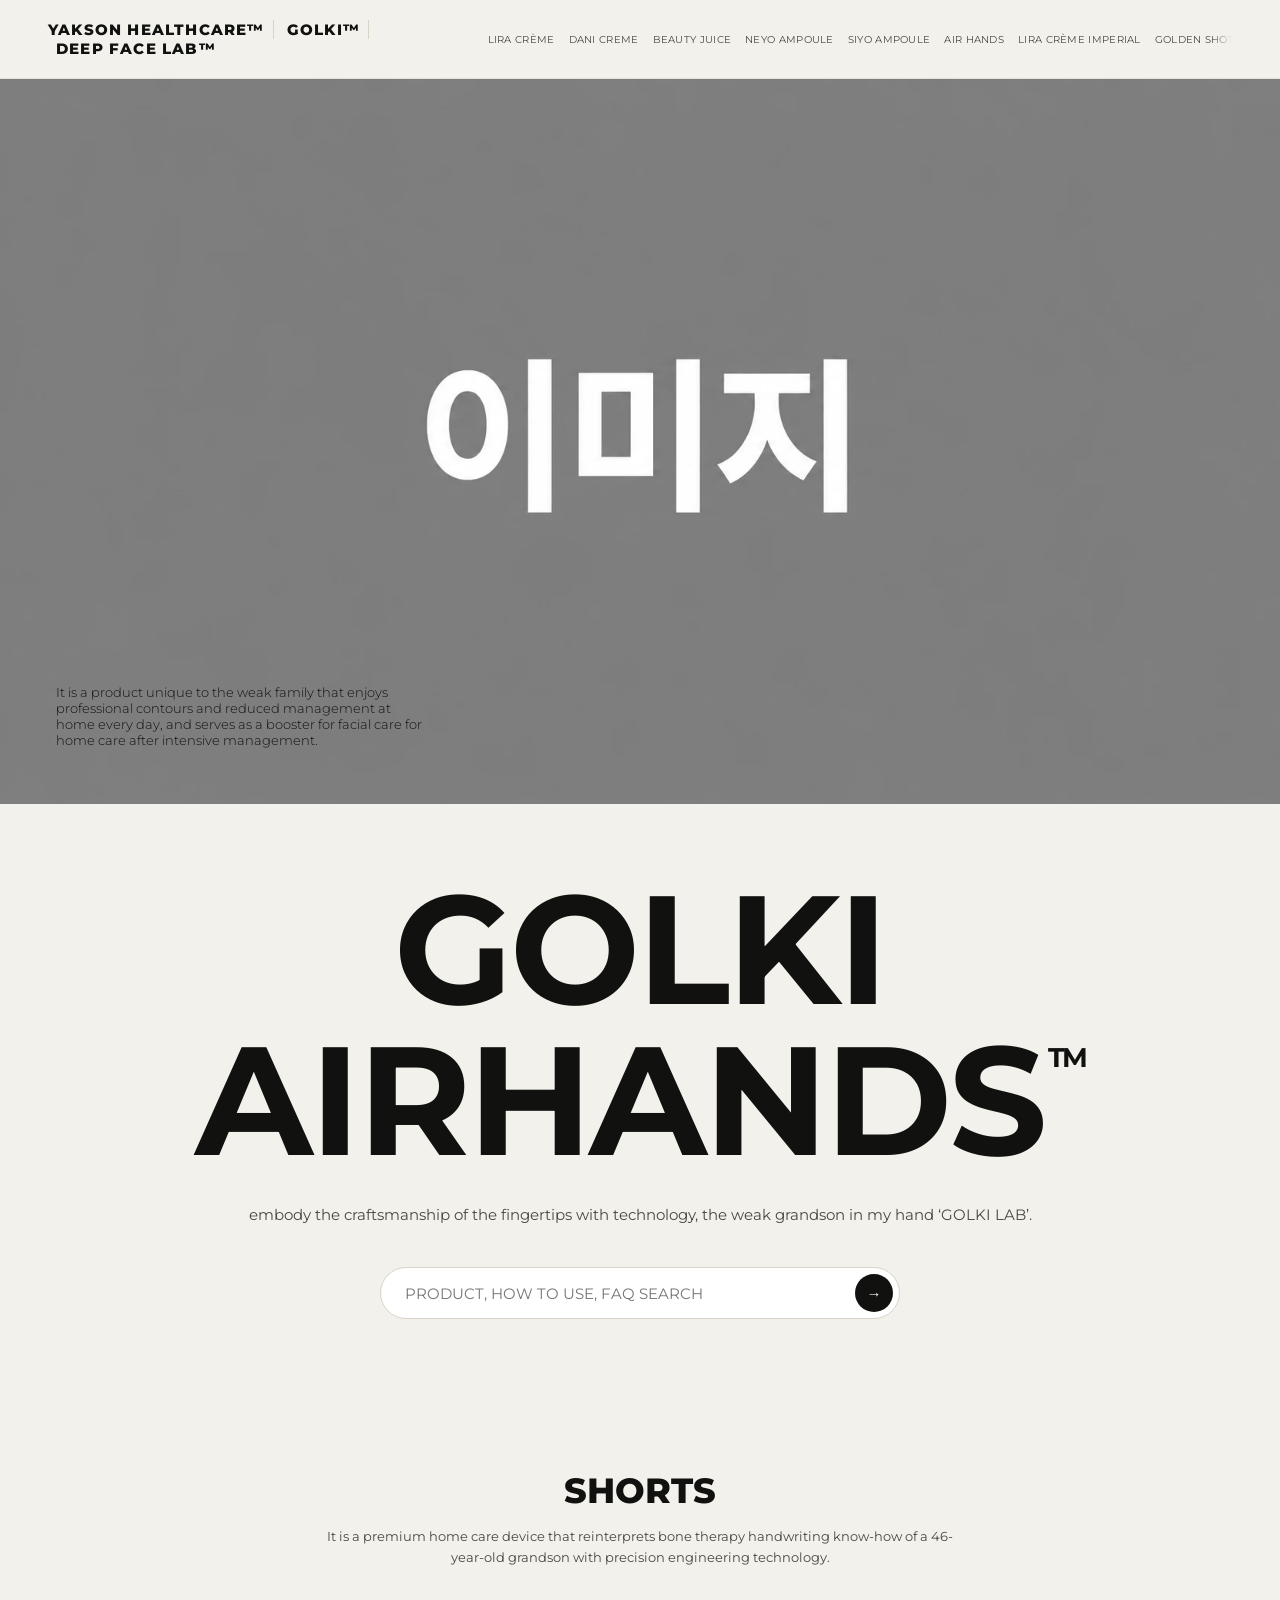
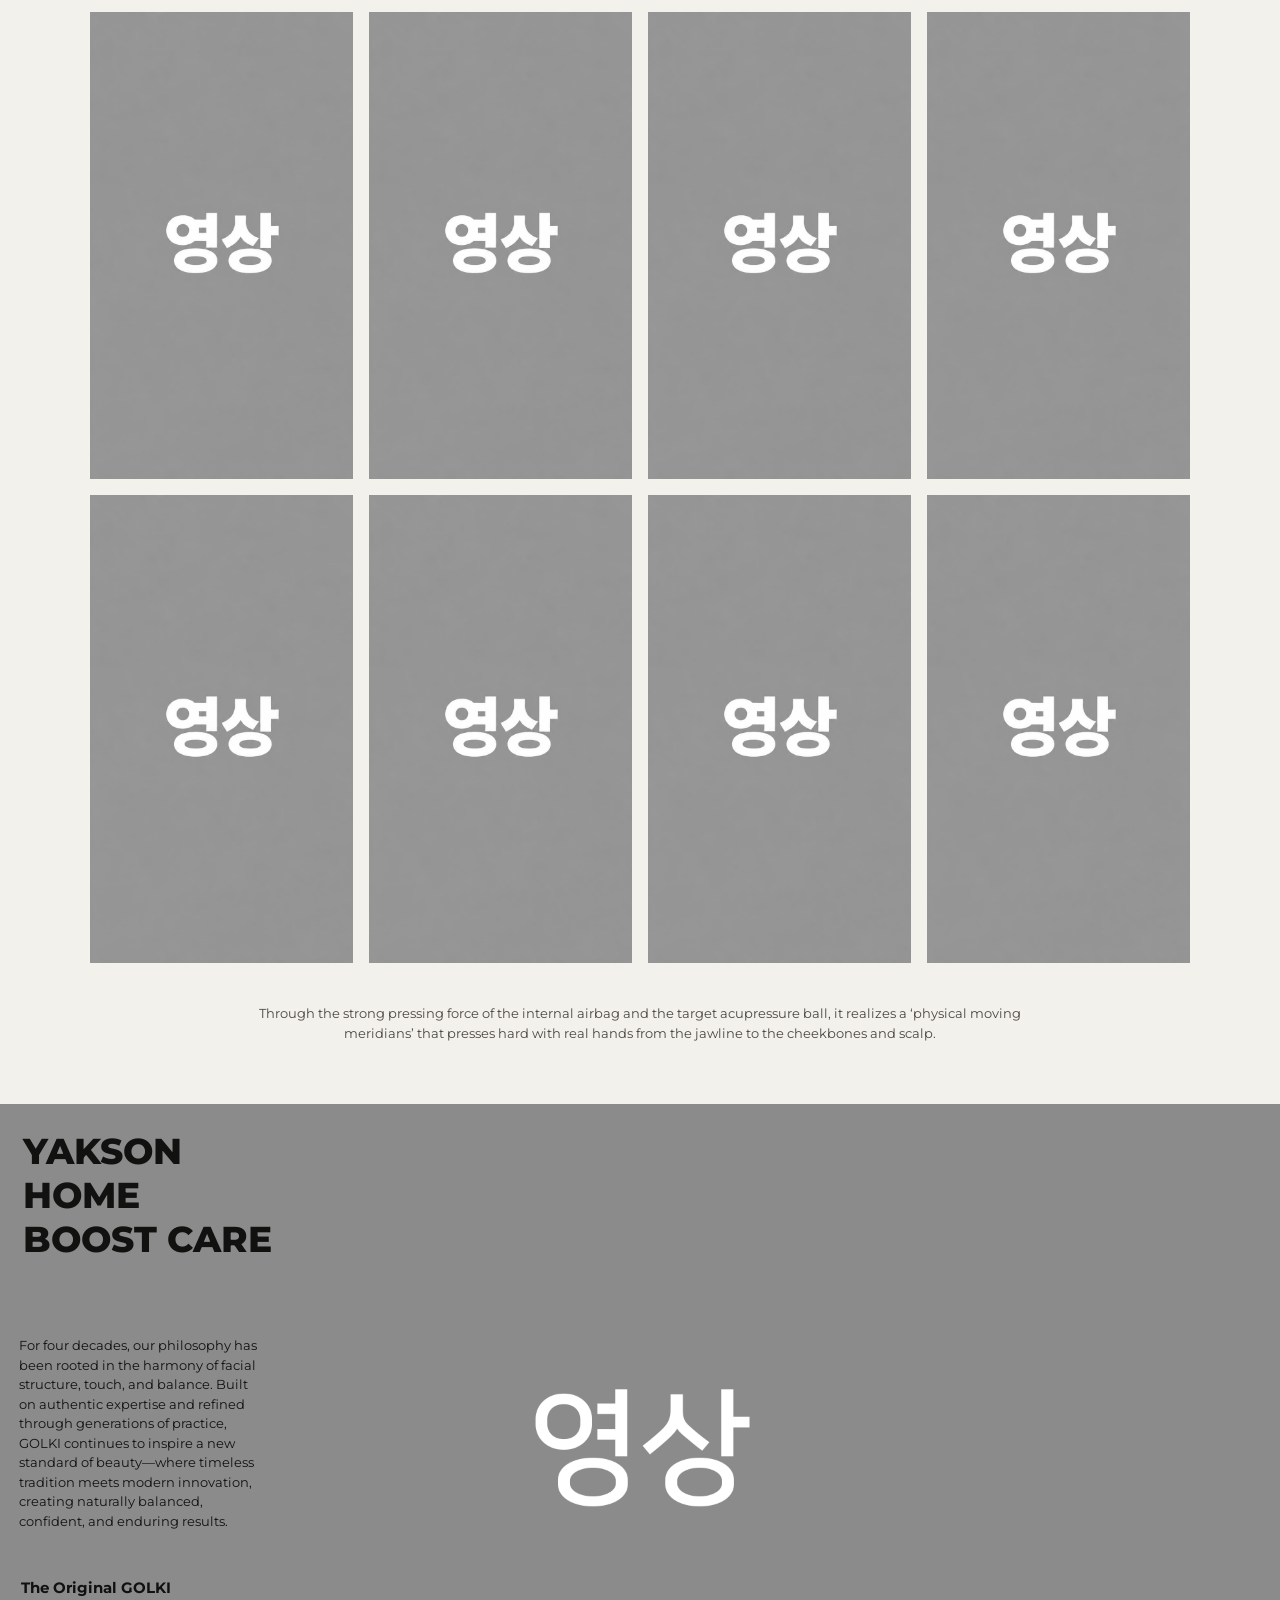
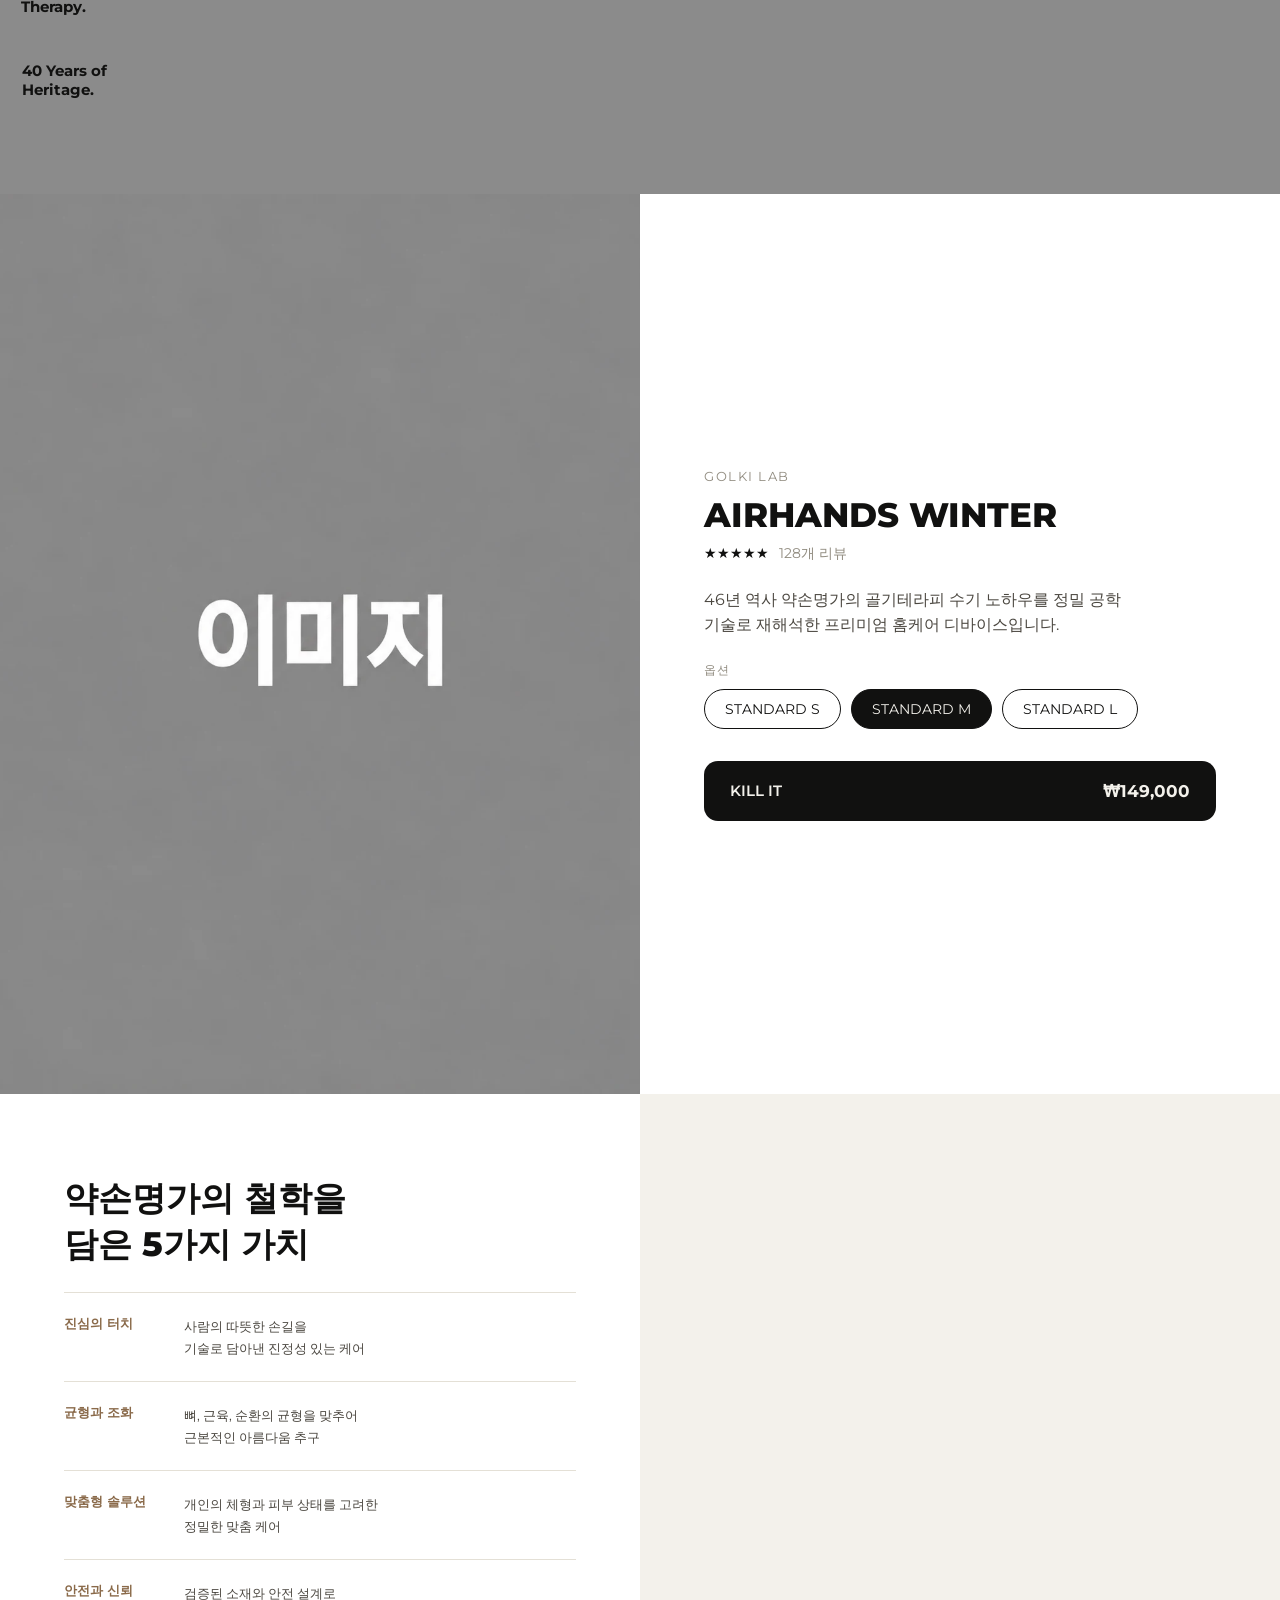
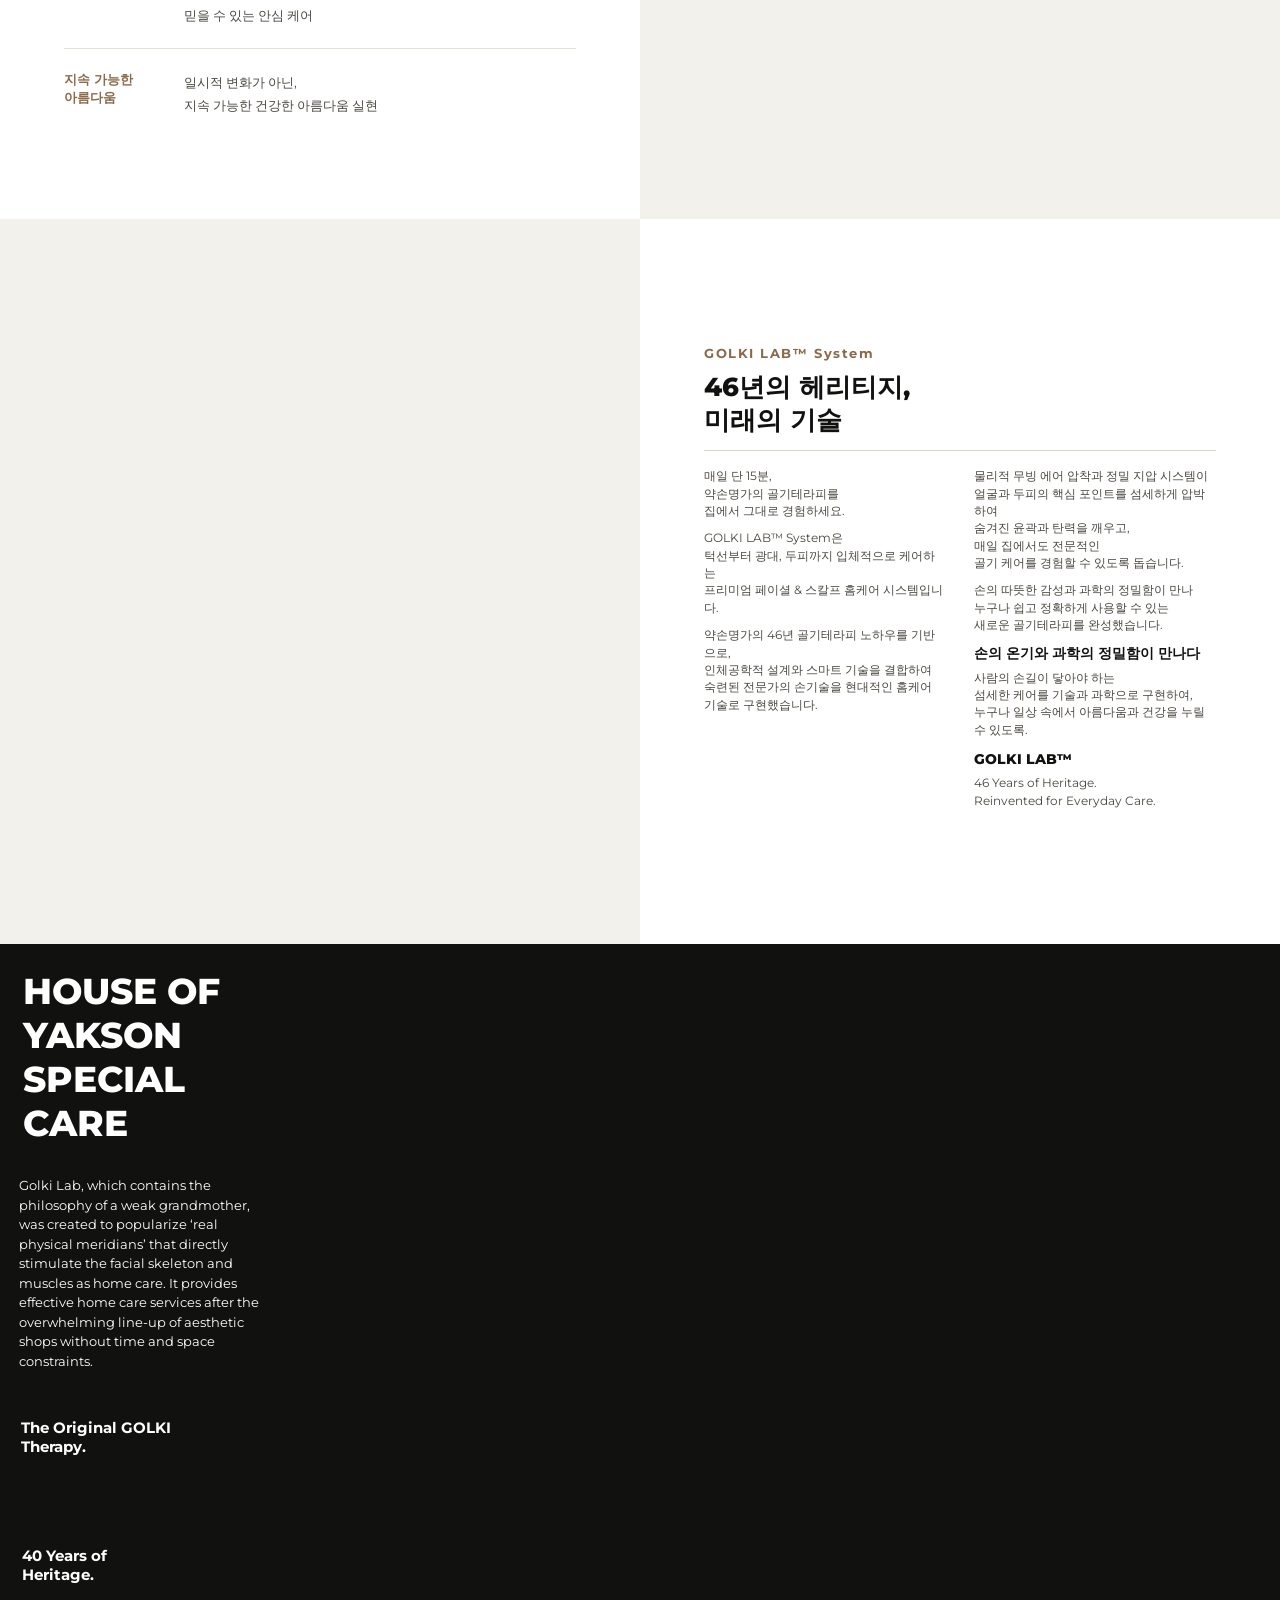
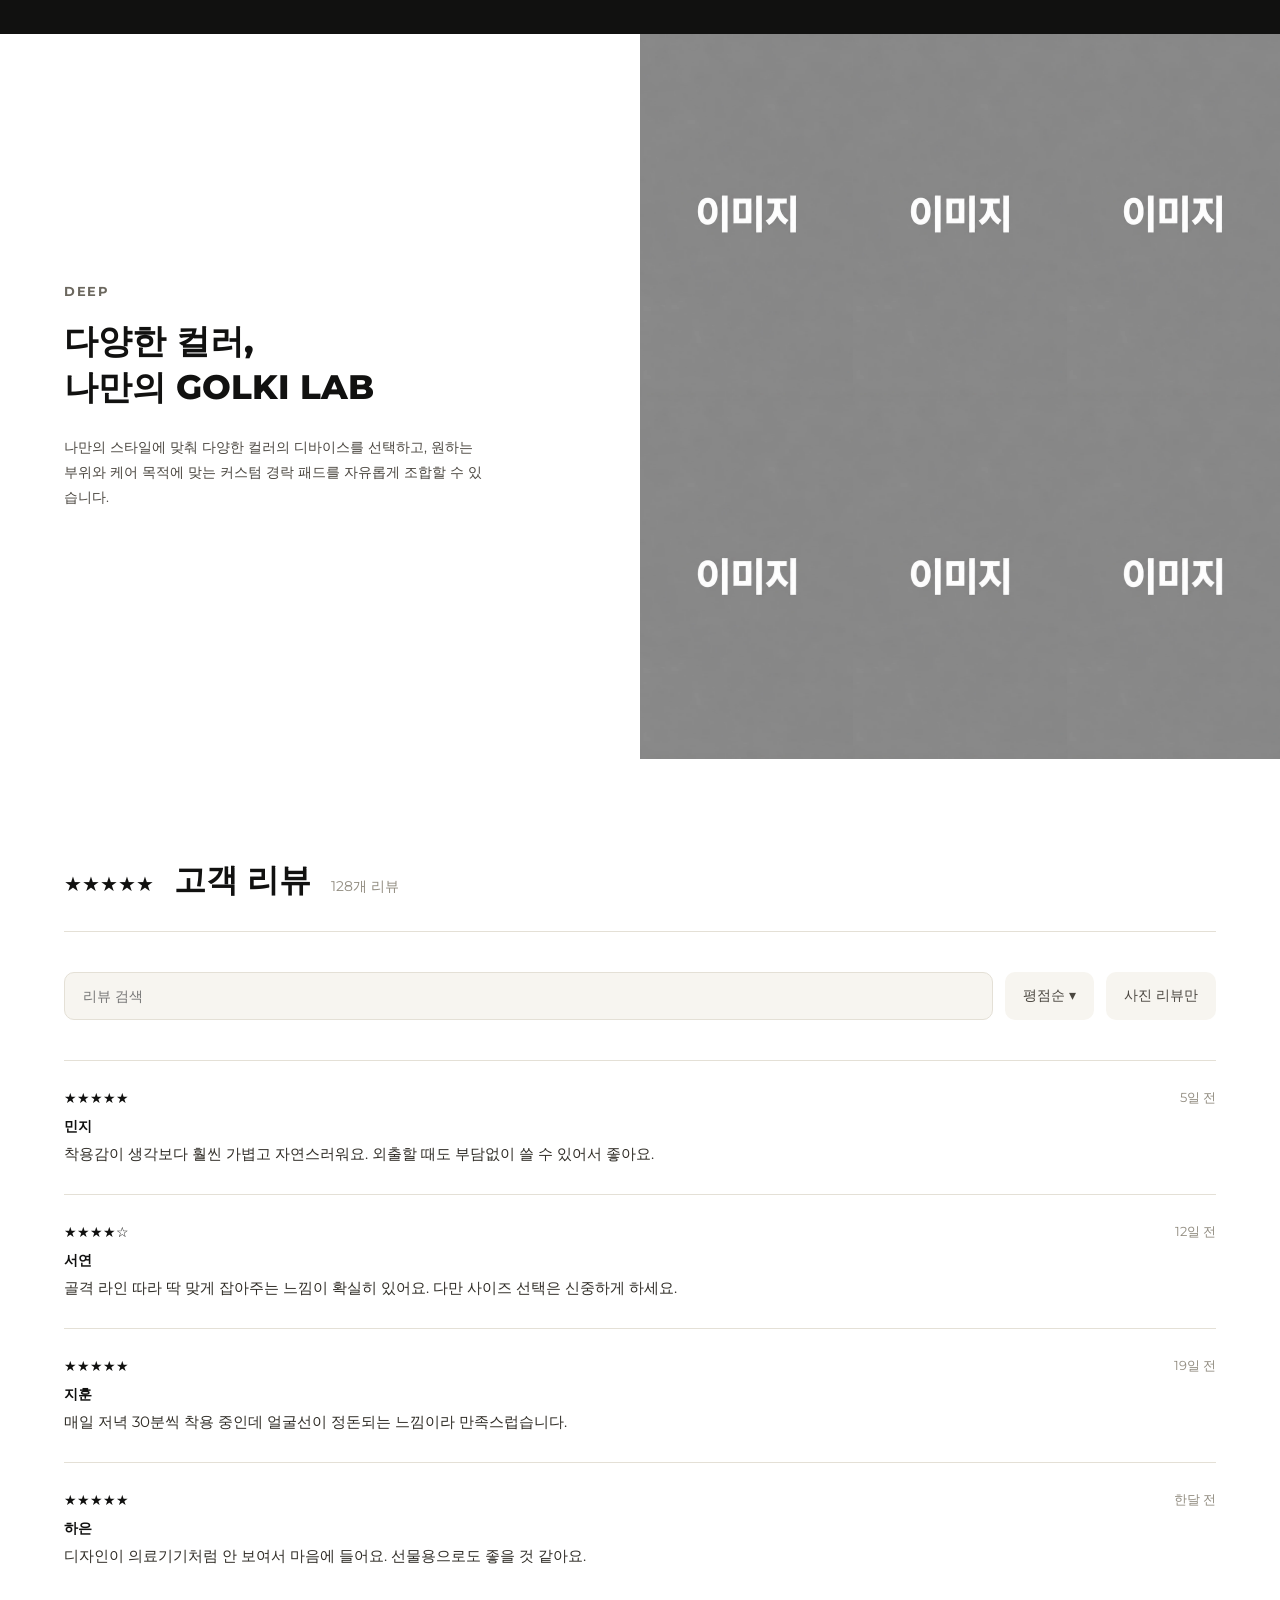
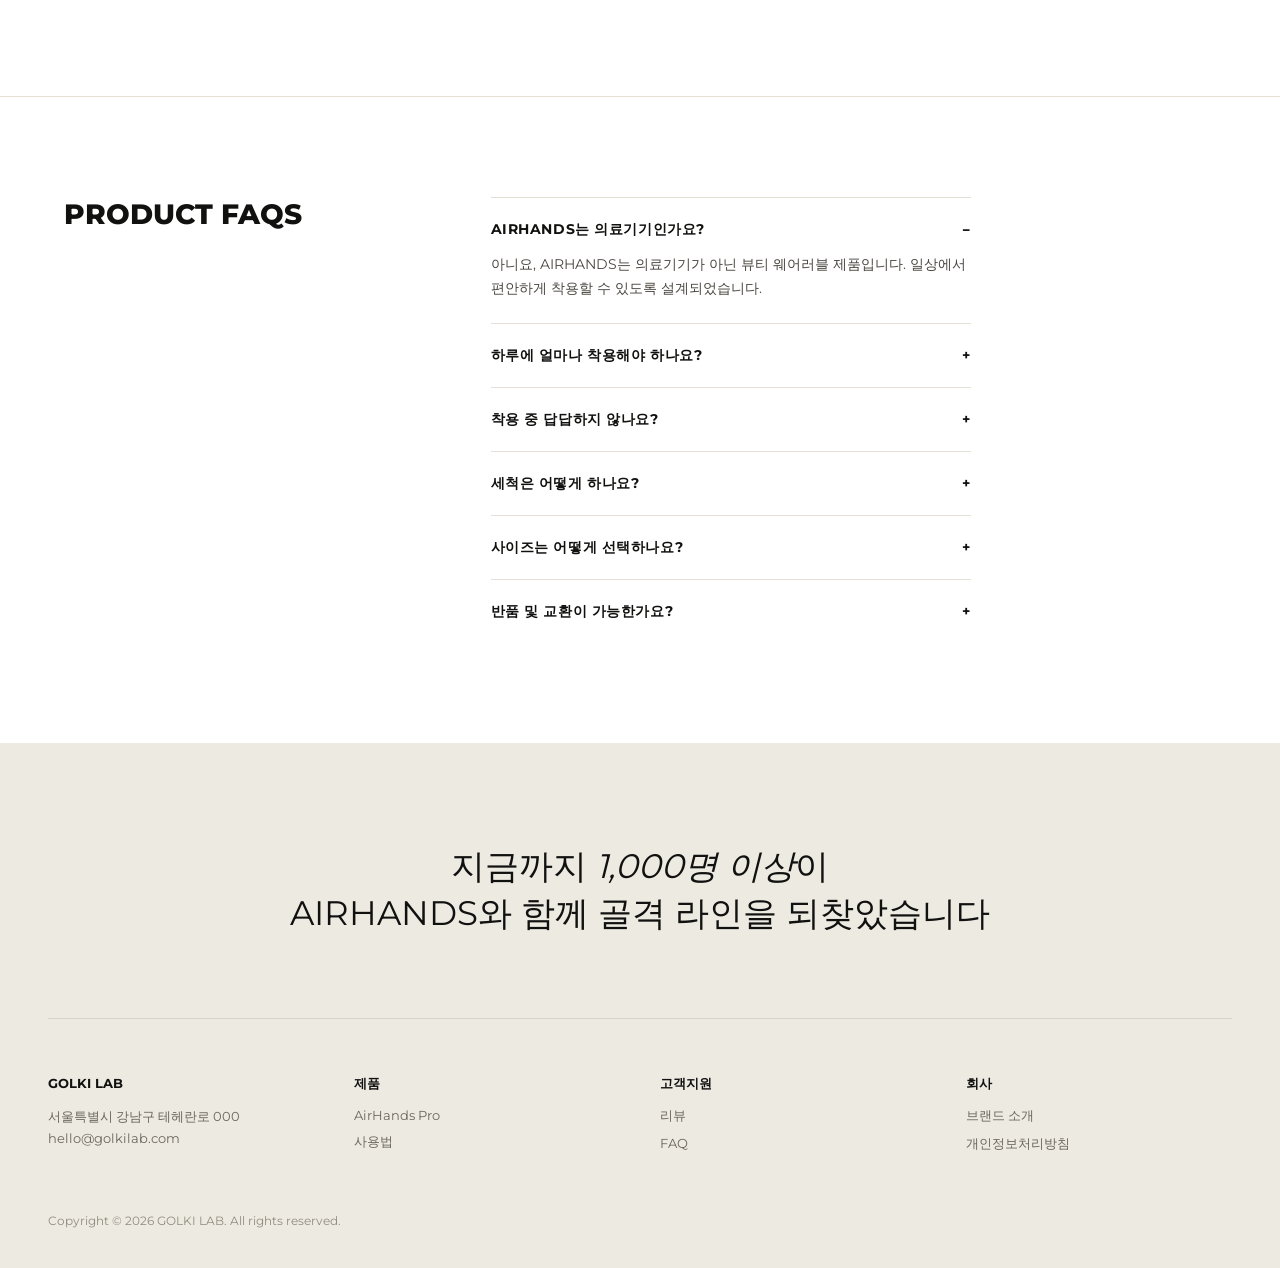
<file: airhands.html>
<!DOCTYPE html>
<html lang="en">
<head>
<meta charset="utf-8">
<meta name="viewport" content="width=device-width, initial-scale=1">
<title>GOLKI AIRHANDS — House of Yakson Special Care</title>
<link rel="stylesheet" href="style.css?v=19">
<link rel="stylesheet" href="detail.css?v=24">
<link rel="stylesheet" href="deep/deep.css?v=76">
</head>
<body>

<header class="dp-header">
  <div class="dp-logo">
    <a class="dp-logo__part" href="https://yaksonhealthcare.com/?NaPm=ct%3Dms4j7hif%7Cci%3Dcheckout%7Ctr%3Dds%7Ctrx%3Dnull%7Chk%3D2b1eb2c19a3b98ba91d987882d9d5e9d4704e793">YAKSON HEALTHCARE™</a>
    <a class="dp-logo__part" href="#section-c" data-scroll="section-c">GOLKI™</a>
    <a class="dp-logo__part" href="deep/deep.html">DEEP FACE LAB™</a>
  </div>
  <nav class="dp-nav">
    <div class="dp-nav__row">
      <a href="deep/products/lira-creme.html">LIRA CRÈME</a>
      <a href="deep/products/azul-gel-creme.html">DANI CREME</a>
      <a href="deep/products/lira-daily-green-juice.html">BEAUTY JUICE</a>
      <a href="deep/products/antioxidant-ampoule.html">NEYO AMPOULE</a>
      <a href="deep/products/lifting-ampoule.html">SIYO AMPOULE</a>
    </div>
    <div class="dp-nav__row">
      <a href="airhands.html">AIR HANDS</a>
      <a href="deep/products/lira-creme-supreme.html">LIRA CRÈME IMPERIAL</a>
      <a href="deep/products/golden-shot.html">GOLDEN SHOT</a>
      <a href="deep/products/booster-toner.html">GETTA TONER</a>
    </div>
  </nav>
</header>

<main>

  <!-- ============ SECTION C — full frame hover-reveal image ============ -->
  <section class="section-c" id="section-c" data-media>
    <canvas class="section-c__canvas"></canvas>
    <img class="section-c__source" src="./assets/airhands-first-image.webp" alt="" hidden>
    <p class="section-c__caption">It is a product unique to the weak family that enjoys professional contours and reduced management at home every day, and serves as a booster for facial care for home care after intensive management.</p>
  </section>

  <!-- ============ SECTION A — hero / search ============ -->
  <section class="section-a" id="section-a">
    <div class="hero">
      <h1 class="hero__title">GOLKI<br><span class="hero__airhands-row"><span class="hero__airhands-text">AIRHANDS</span><span class="hero__tm">TM</span></span></h1>
      <p class="hero__tagline">embody the craftsmanship of the fingertips with technology, the weak grandson in my hand &lsquo;GOLKI LAB&rsquo;.</p>

      <div class="search" id="search">
        <div class="search__bar">
          <input class="search__input" id="searchInput" type="text" placeholder="PRODUCT, HOW TO USE, FAQ SEARCH" autocomplete="off">
          <button class="search__btn" id="searchBtn" type="button" aria-label="Search">→</button>
        </div>
        <div class="search__suggestions" id="searchSuggestions" hidden></div>
      </div>
    </div>
  </section>

  <!-- ============ SECTION B — SHORTS video grid ============ -->
  <section class="section-b" id="section-b">
    <div class="section-b__intro">
      <h2>SHORTS</h2>
      <p>It is a premium home care device that reinterprets bone therapy handwriting know-how of a 46-year-old grandson with precision engineering technology.</p>
    </div>
    <div class="video-grid" id="videoGrid"></div>
    <p class="section-b__outro">Through the strong pressing force of the internal airbag and the target acupressure ball, it realizes a &lsquo;physical moving meridians&rsquo; that presses hard with real hands from the jawline to the cheekbones and scalp.</p>
  </section>

  <!-- ============ FULL PAGE AUTOPLAY VIDEO ============ -->
  <section class="section-full-video" id="section-full-video" data-media>
    <img class="section-full-video__video" src="./assets/boost-care-image.png" alt="" data-fallback="cover">
    <div class="section-full-video__heading">YAKSON<br>HOME<br>BOOST CARE</div>
    <p class="section-full-video__body">For four decades, our philosophy has been rooted in the harmony of facial structure, touch, and balance. Built on authentic expertise and refined through generations of practice, GOLKI continues to inspire a new standard of beauty—where timeless tradition meets modern innovation, creating naturally balanced, confident, and enduring results.</p>
    <strong class="section-full-video__eyebrow-top">The Original GOLKI Therapy.</strong>
    <strong class="section-full-video__eyebrow-bottom">40 Years of Heritage.</strong>
  </section>

  <!-- ============ SECTION E — half/half purchase panel ============ -->
  <section class="section-e" id="section-e">
    <div class="section-e__image" data-media>
      <img src="./assets/airhands-winter-left.webp" alt="" data-fallback="cover">
    </div>
    <div class="section-e__panel">
      <div>
        <div class="section-e__kicker">GOLKI LAB</div>
        <a class="section-e__title" href="detail.html" style="display:block;">AIRHANDS WINTER</a>
        <div class="section-e__stars">★★★★★ <span>128개 리뷰</span></div>
      </div>
      <p class="section-e__desc">46년 역사 약손명가의 골기테라피 수기 노하우를 정밀 공학 기술로 재해석한 프리미엄 홈케어 디바이스입니다.</p>
      <div class="section-e__sizes">
        <div class="section-e__sizes-label">옵션</div>
        <div class="size-options" id="sizeOptions">
          <button class="size-option" data-size="S">STANDARD S</button>
          <button class="size-option is-selected" data-size="M">STANDARD M</button>
          <button class="size-option" data-size="L">STANDARD L</button>
        </div>
      </div>
      <a class="section-e__cta" href="detail.html" style="text-decoration:none;">
        <span>KILL IT</span>
        <span>₩149,000</span>
      </a>
    </div>
  </section>

  <!-- ============ SECTION F — 5 values (text left / video right) ============ -->
  <section class="d-split" id="section-f">
    <div class="d-split__text d-split__text--center">
      <h2 class="d-h2">약손명가의 철학을 <br>담은 5가지 가치</h2>
      <div class="d-value-list">
        <div class="d-value"><span class="d-value__label">진심의 터치</span><span class="d-value__desc">사람의 따뜻한 손길을<br>기술로 담아낸 진정성 있는 케어</span></div>
        <div class="d-value"><span class="d-value__label">균형과 조화</span><span class="d-value__desc">뼈, 근육, 순환의 균형을 맞추어<br>근본적인 아름다움 추구</span></div>
        <div class="d-value"><span class="d-value__label">맞춤형 솔루션</span><span class="d-value__desc">개인의 체형과 피부 상태를 고려한<br>정밀한 맞춤 케어</span></div>
        <div class="d-value"><span class="d-value__label">안전과 신뢰</span><span class="d-value__desc">검증된 소재와 안전 설계로<br>믿을 수 있는 안심 케어</span></div>
        <div class="d-value"><span class="d-value__label">지속 가능한<br>아름다움</span><span class="d-value__desc">일시적 변화가 아닌,<br>지속 가능한 건강한 아름다움 실현</span></div>
      </div>
    </div>
    <div class="d-split__media">
      <video autoplay muted loop playsinline>
        <source src="./assets/five-values-video.mp4" type="video/mp4">
      </video>
    </div>
  </section>

  <!-- ============ SECTION G — 46 years heritage (video left / text right) ============ -->
  <section class="d-split" id="section-g">
    <div class="d-split__media">
      <video autoplay muted loop playsinline>
        <source src="./assets/heritage-video.mp4" type="video/mp4">
      </video>
    </div>
    <div class="d-split__text d-split__text--white">
      <div class="d-kicker" style="margin-bottom:10px;">GOLKI LAB™ System</div>
      <h2 class="d-h2 d-h2--lg" style="font-size:26px;margin-bottom:12px;">46년의 헤리티지,<br>미래의 기술</h2>
      <div class="d-rule" style="margin-bottom:16px;"></div>
      <div class="d-heritage-columns">
        <div class="d-heritage-columns__col">
          <p class="d-body d-body--tight">매일 단 15분,<br>약손명가의 골기테라피를<br>집에서 그대로 경험하세요.</p>
          <p class="d-body d-body--tight">GOLKI LAB™ System은<br>턱선부터 광대, 두피까지 입체적으로 케어하는<br>프리미엄 페이셜 &amp; 스칼프 홈케어 시스템입니다.</p>
          <p class="d-body d-body--tight"><span class="d-colorpad__desc--desktop">약손명가의 46년 골기테라피 노하우를 기반으로,<br>인체공학적 설계와 스마트 기술을 결합하여<br>숙련된 전문가의 손기술을 현대적인 홈케어 기술로 구현했습니다.</span><span class="d-colorpad__desc--mobile">약손명가의 46년 골기테라피 노하우를 기반으로,<br>인체공학적 설계와 스마트 기술을 결합하여<br>숙련된 전문가의 손기술을<br>현대적인 홈케어 기술로 구현했습니다.</span></p>
        </div>
        <div class="d-heritage-columns__col">
          <p class="d-body d-body--tight">물리적 무빙 에어 압착과 정밀 지압 시스템이<br>얼굴과 두피의 핵심 포인트를 섬세하게 압박하여<br>숨겨진 윤곽과 탄력을 깨우고,<br>매일 집에서도 전문적인<br>골기 케어를 경험할 수 있도록 돕습니다.</p>
          <p class="d-body d-body--tight">손의 따뜻한 감성과 과학의 정밀함이 만나<br>누구나 쉽고 정확하게 사용할 수 있는<br>새로운 골기테라피를 완성했습니다.</p>
          <div class="d-heritage-block" style="margin-bottom:12px;">
            <div class="d-heritage-block__title" style="font-size:14px;margin-bottom:6px;">손의 온기와 과학의 정밀함이 만나다</div>
            <p class="d-body d-body--tight">사람의 손길이 닿아야 하는<br>섬세한 케어를 기술과 과학으로 구현하여,<br>누구나 일상 속에서 아름다움과 건강을 누릴 수 있도록.</p>
          </div>
          <div>
            <div class="d-heritage-block__title" style="font-size:14px;margin-bottom:6px;">GOLKI LAB™</div>
            <p class="d-body d-body--tight">46 Years of Heritage.<br>Reinvented for Everyday Care.</p>
          </div>
        </div>
      </div>
    </div>
  </section>

  <!-- ============ SECTION D — heritage video (dark) ============ -->
  <section class="section-d" id="section-d" data-media>
    <video class="section-d__video" autoplay muted loop playsinline data-fallback="video">
      <source src="./assets/section-d-fill.mp4" type="video/mp4">
    </video>
    <div class="section-d__heading">HOUSE OF YAKSON<br>SPECIAL<br>CARE</div>
    <p class="section-d__body">Golki Lab, which contains the philosophy of a weak grandmother, was created to popularize &lsquo;real physical meridians&rsquo; that directly stimulate the facial skeleton and muscles as home care. It provides effective home care services after the overwhelming line-up of aesthetic shops without time and space constraints.</p>
    <strong class="section-d__eyebrow-top">The Original GOLKI Therapy.</strong>
    <strong class="section-d__eyebrow-bottom">40 Years of Heritage.</strong>
  </section>

  <!-- ============ GALLERY — text left / 3x2 image grid right ============ -->
  <section class="gallery-split" id="section-gallery">
    <div class="gallery-split__text">
      <div class="gallery-split__kicker">DEEP</div>
      <h2 class="gallery-split__title">다양한 컬러,<br>나만의 GOLKI LAB</h2>
      <p class="gallery-split__desc">나만의 스타일에 맞춰 다양한 컬러의 디바이스를 선택하고, 원하는 부위와 케어 목적에 맞는 커스텀 경락 패드를 자유롭게 조합할 수 있습니다.</p>
    </div>
    <div class="gallery-split__grid">
      <a class="gallery__tile" href="detail.html" data-media><img src="./assets/airhands-winter-left.webp" alt="이미지 1" data-fallback="cover" data-label="이미지 1"></a>
      <a class="gallery__tile" href="detail.html" data-media><img src="./assets/airhands-winter-left.webp" alt="이미지 2" data-fallback="cover" data-label="이미지 2"></a>
      <a class="gallery__tile" href="detail.html" data-media><img src="./assets/airhands-winter-left.webp" alt="이미지 3" data-fallback="cover" data-label="이미지 3"></a>
      <a class="gallery__tile" href="detail.html" data-media><img src="./assets/airhands-winter-left.webp" alt="이미지 4" data-fallback="cover" data-label="이미지 4"></a>
      <a class="gallery__tile" href="detail.html" data-media><img src="./assets/airhands-winter-left.webp" alt="이미지 5" data-fallback="cover" data-label="이미지 5"></a>
      <a class="gallery__tile" href="detail.html" data-media><img src="./assets/airhands-winter-left.webp" alt="이미지 6" data-fallback="cover" data-label="이미지 6"></a>
    </div>
  </section>

  <!-- ============ SECTION H — customer reviews ============ -->
  <section class="section-h" id="section-h">
    <div class="section-h__inner">
      <div class="section-h__head">
        <div class="section-h__stars">★★★★★</div>
        <div class="section-h__title">고객 리뷰</div>
        <div class="section-h__count">128개 리뷰</div>
      </div>
      <div class="section-h__tools">
        <input class="section-h__search" type="text" placeholder="리뷰 검색" id="reviewSearch">
        <div class="section-h__chip">평점순 ▾</div>
        <div class="section-h__chip">사진 리뷰만</div>
      </div>
      <div class="review-list" id="reviewList"></div>
    </div>
  </section>

  <!-- ============ SECTION I — product FAQ ============ -->
  <section class="section-i" id="section-i">
    <div class="section-i__inner">
      <div class="section-i__left">
        <div class="section-i__title">PRODUCT FAQS</div>
      </div>
      <div class="section-i__right">
        <div class="accordion" id="accordionFAQ"></div>
      </div>
    </div>
  </section>

  <!-- ============ SECTION J — footer ============ -->
  <section class="section-j" id="section-j">
    <div class="section-j__banner">
      지금까지 <span>1,000명 이상</span>이<br>
      AIRHANDS와 함께 골격 라인을 되찾았습니다
    </div>
    <div class="section-j__grid">
      <div class="footer-col">
        <div class="footer-col__title">GOLKI LAB</div>
        <div class="footer-col__body">서울특별시 강남구 테헤란로 000<br>hello@golkilab.com</div>
      </div>
      <div class="footer-col">
        <div class="footer-col__title">제품</div>
        <a href="#section-f" data-scroll="section-f">AirHands Pro</a>
        <a href="#section-g" data-scroll="section-g">사용법</a>
      </div>
      <div class="footer-col">
        <div class="footer-col__title">고객지원</div>
        <a href="#section-h" data-scroll="section-h">리뷰</a>
        <a href="#section-i" data-scroll="section-i">FAQ</a>
      </div>
      <div class="footer-col">
        <div class="footer-col__title">회사</div>
        <a href="#section-a" data-scroll="section-a">브랜드 소개</a>
        <span>개인정보처리방침</span>
      </div>
    </div>
    <div class="section-j__copyright">Copyright © 2026 GOLKI LAB. All rights reserved.</div>
  </section>

</main>

<script src="script.js?v=5"></script>
</body>
</html>
</file>
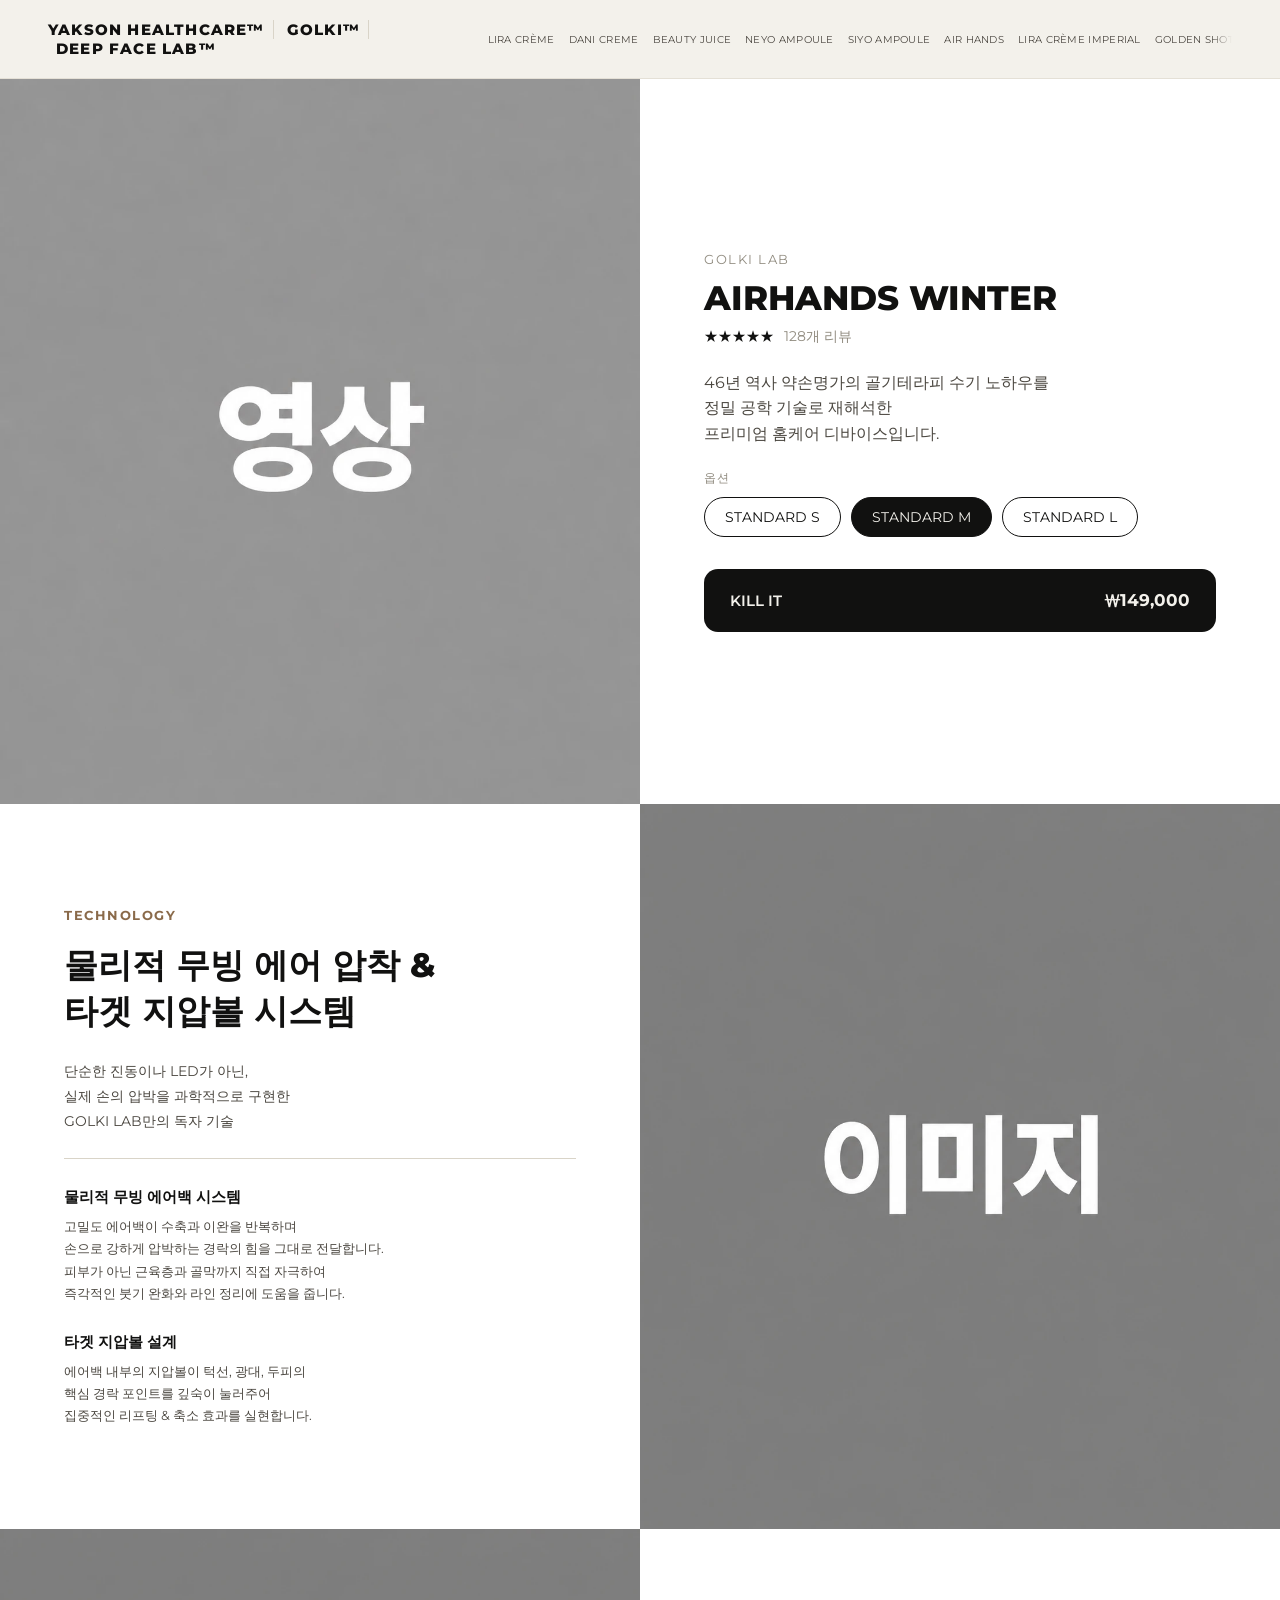
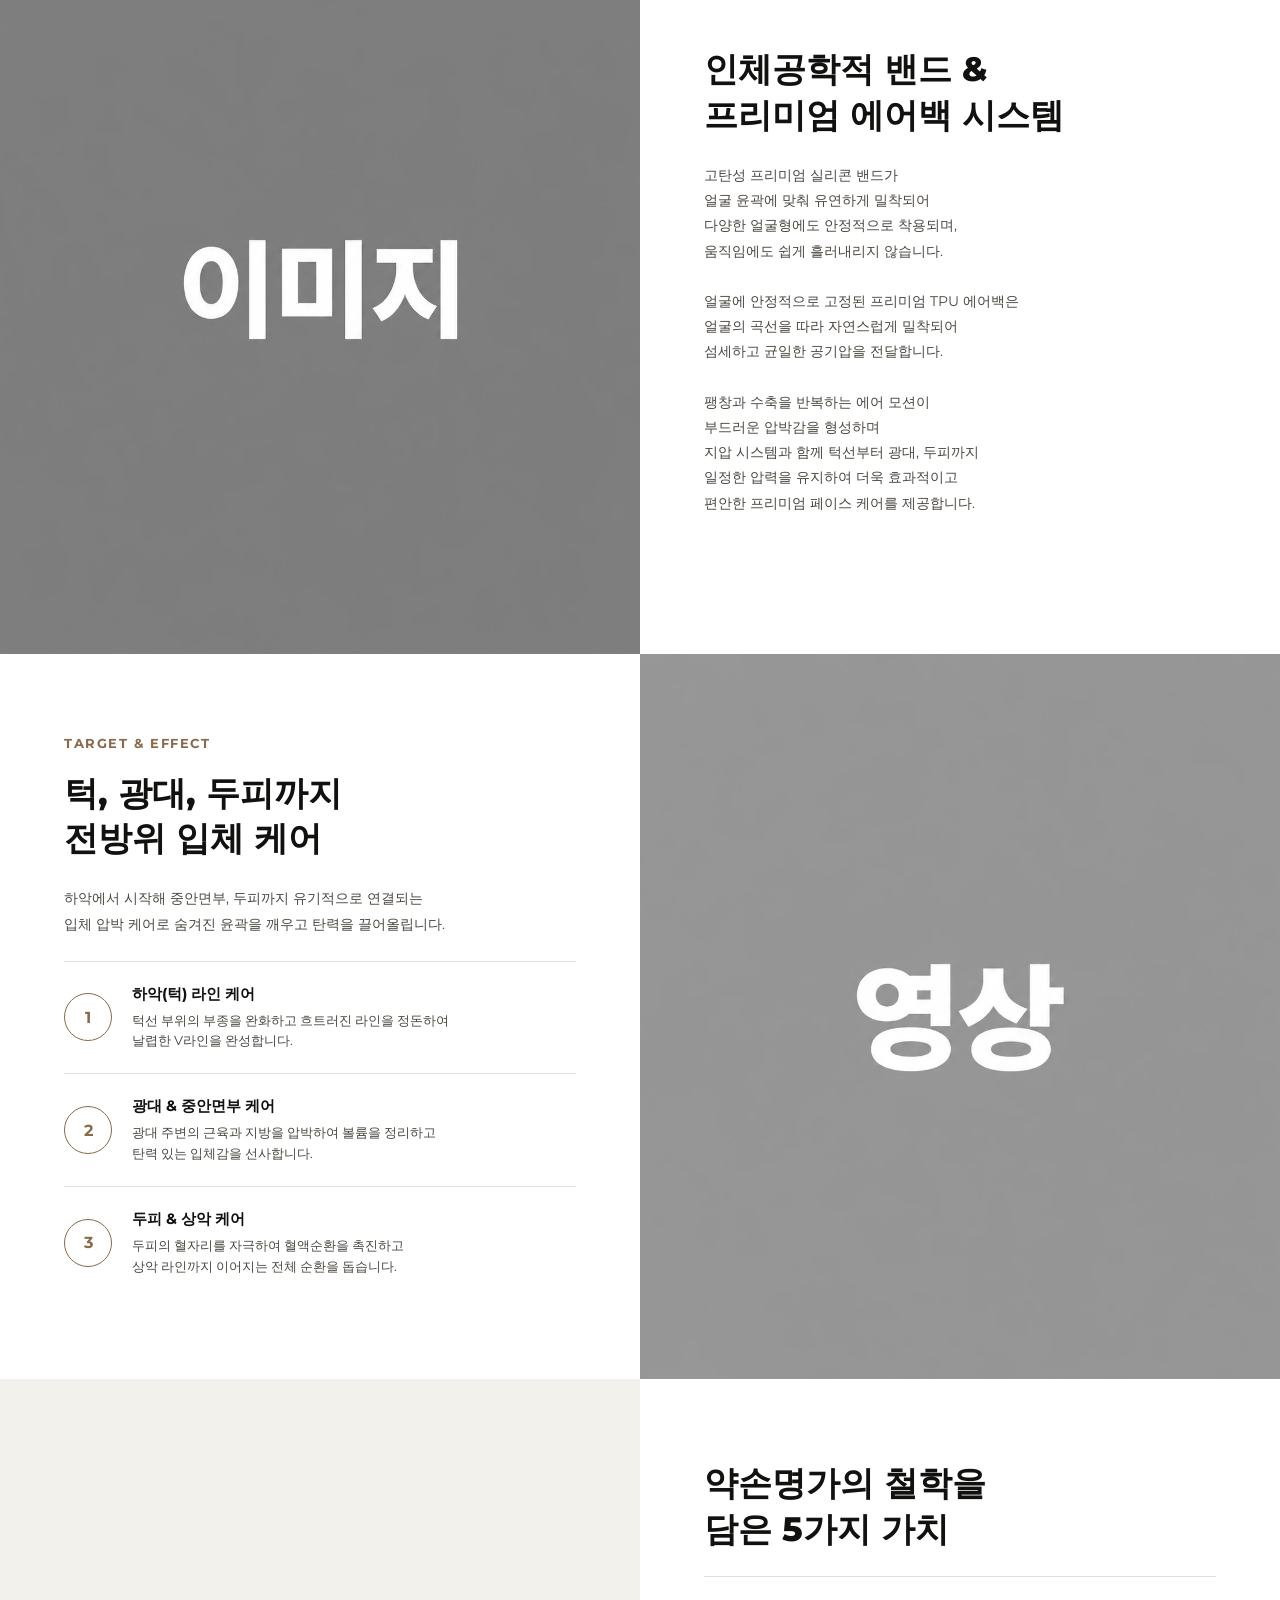
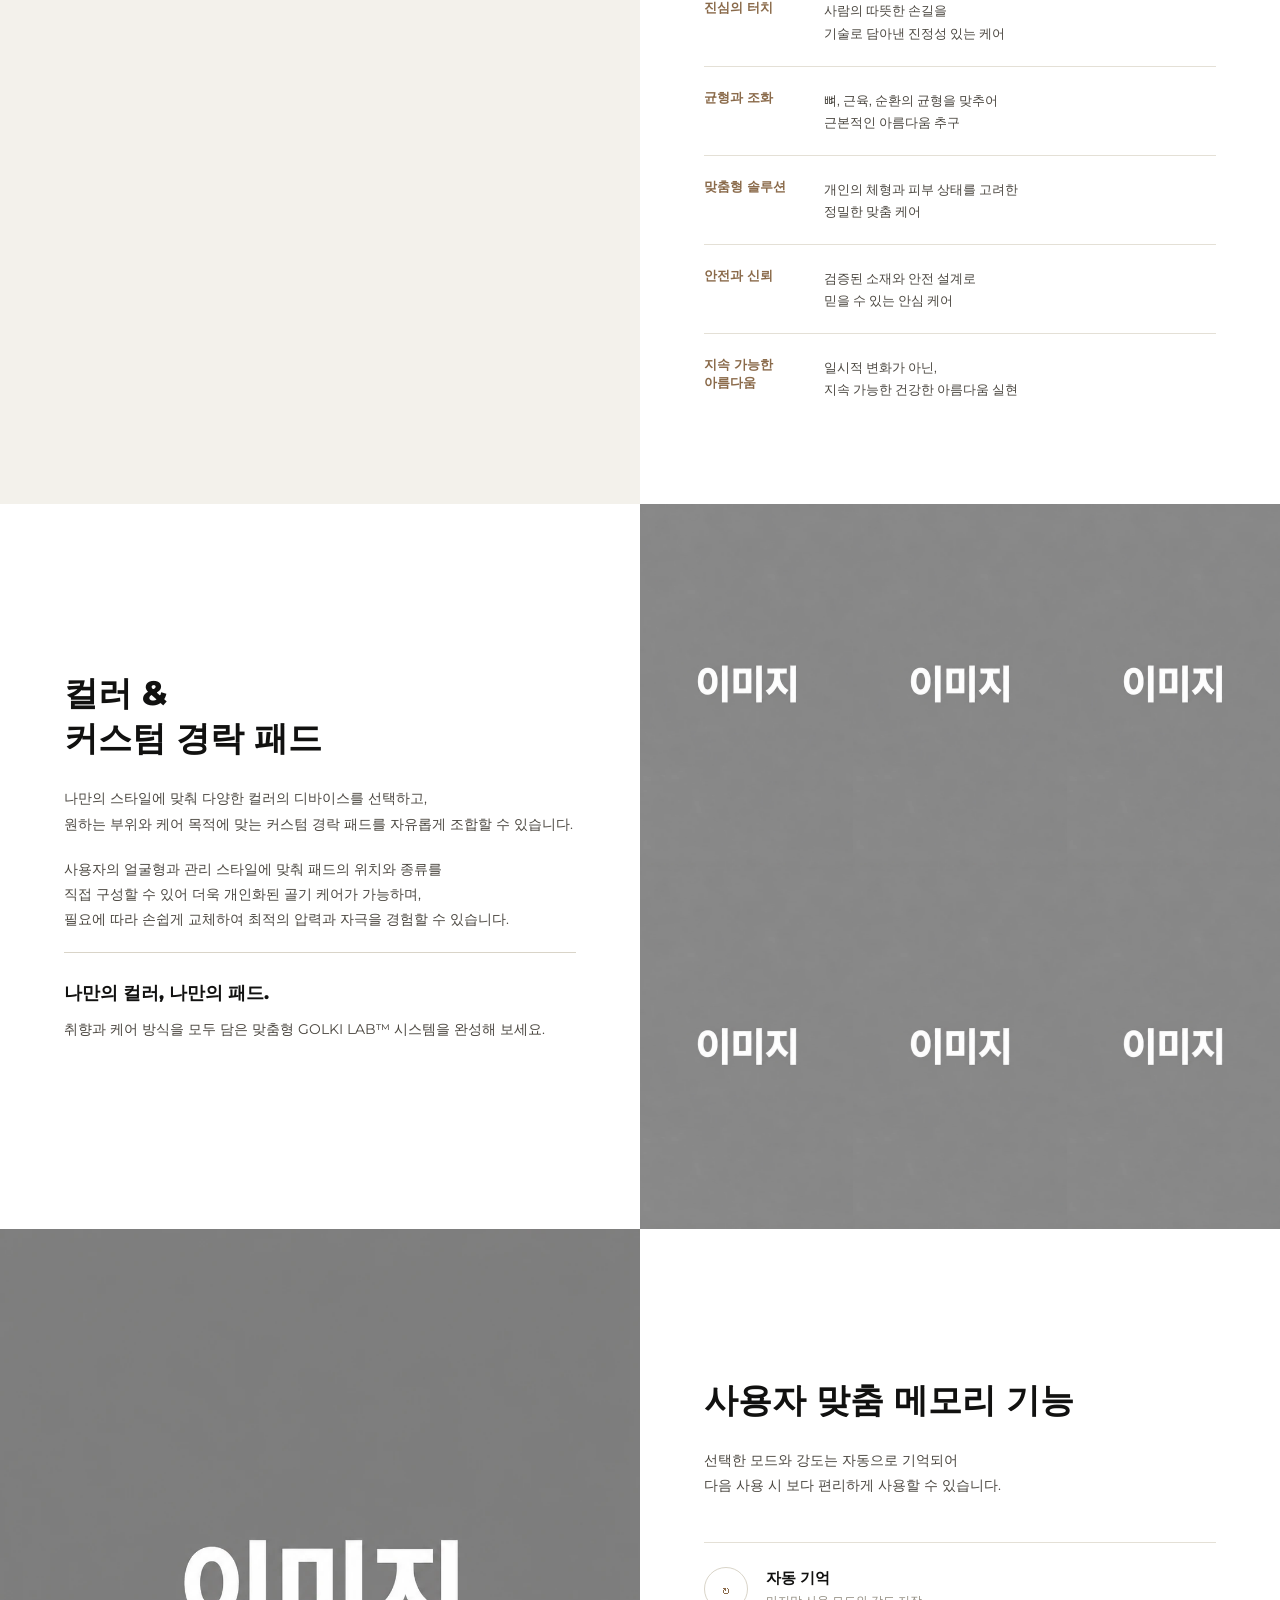
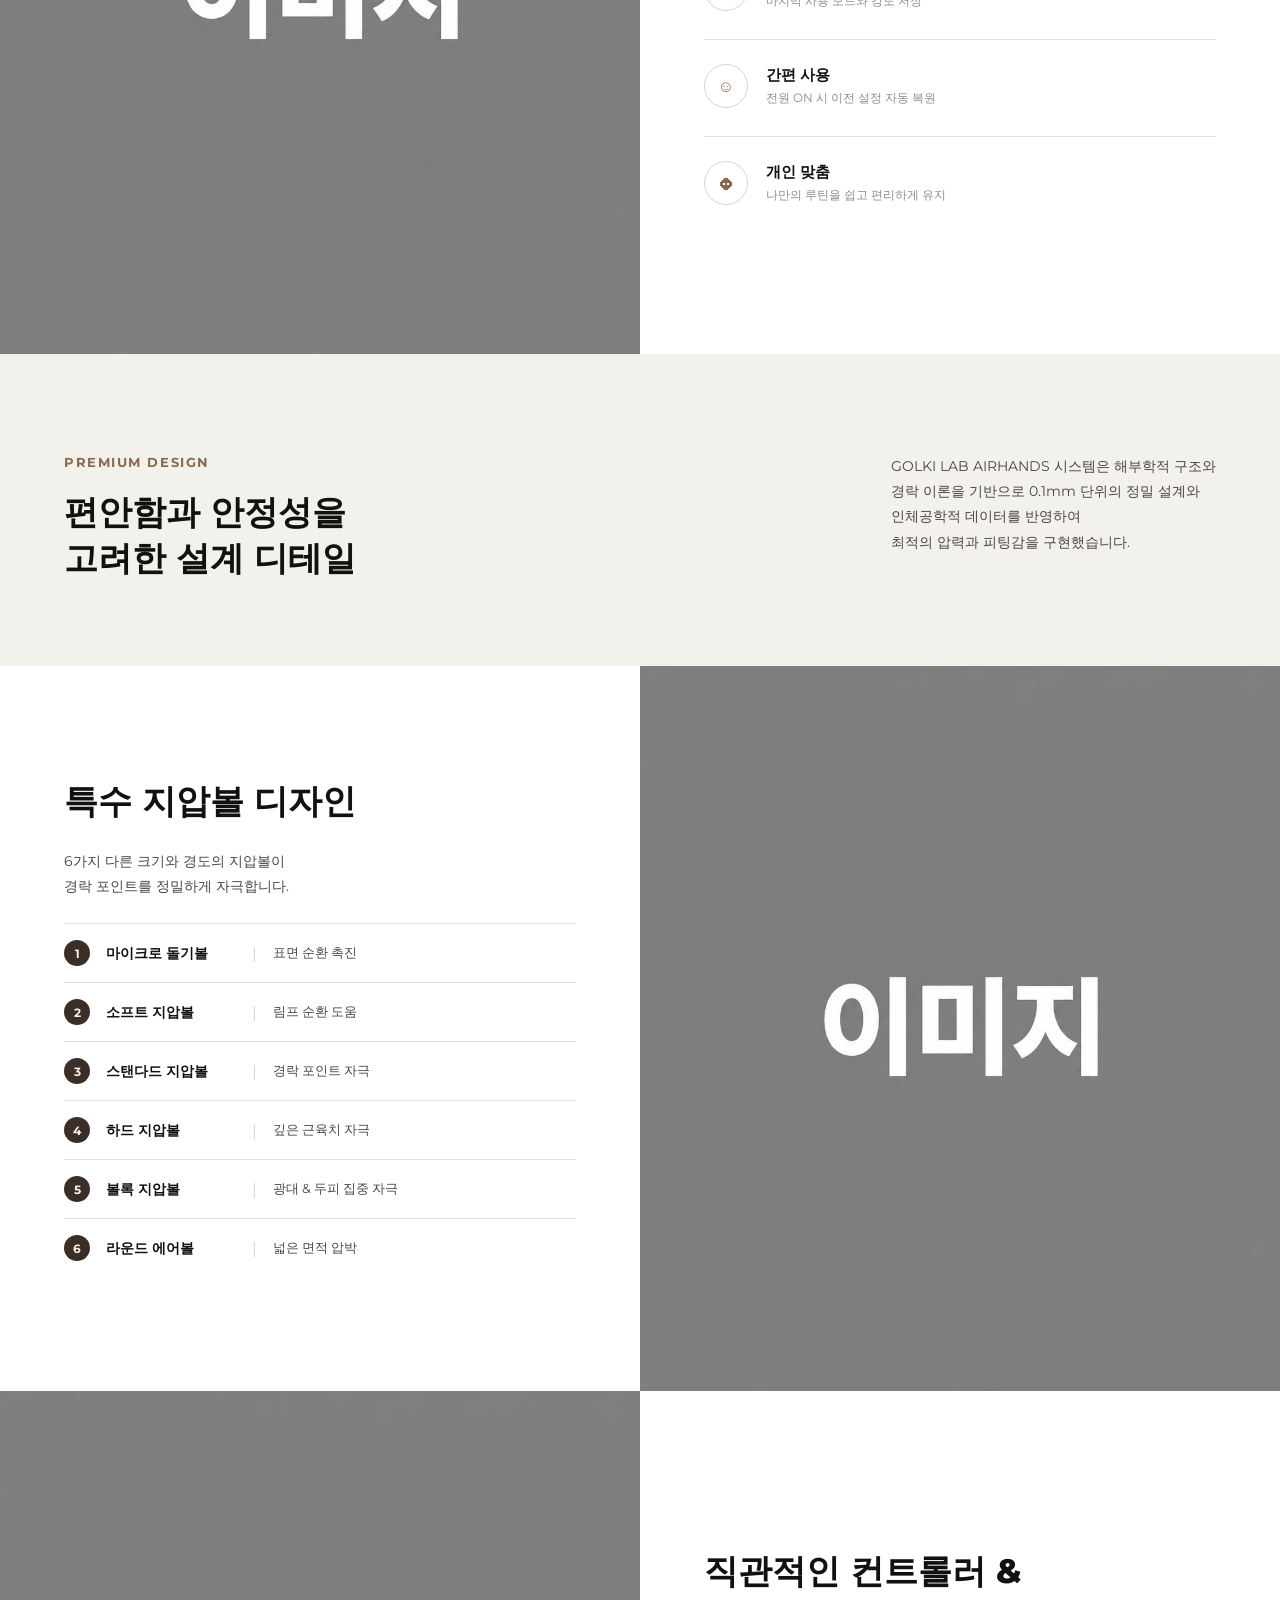
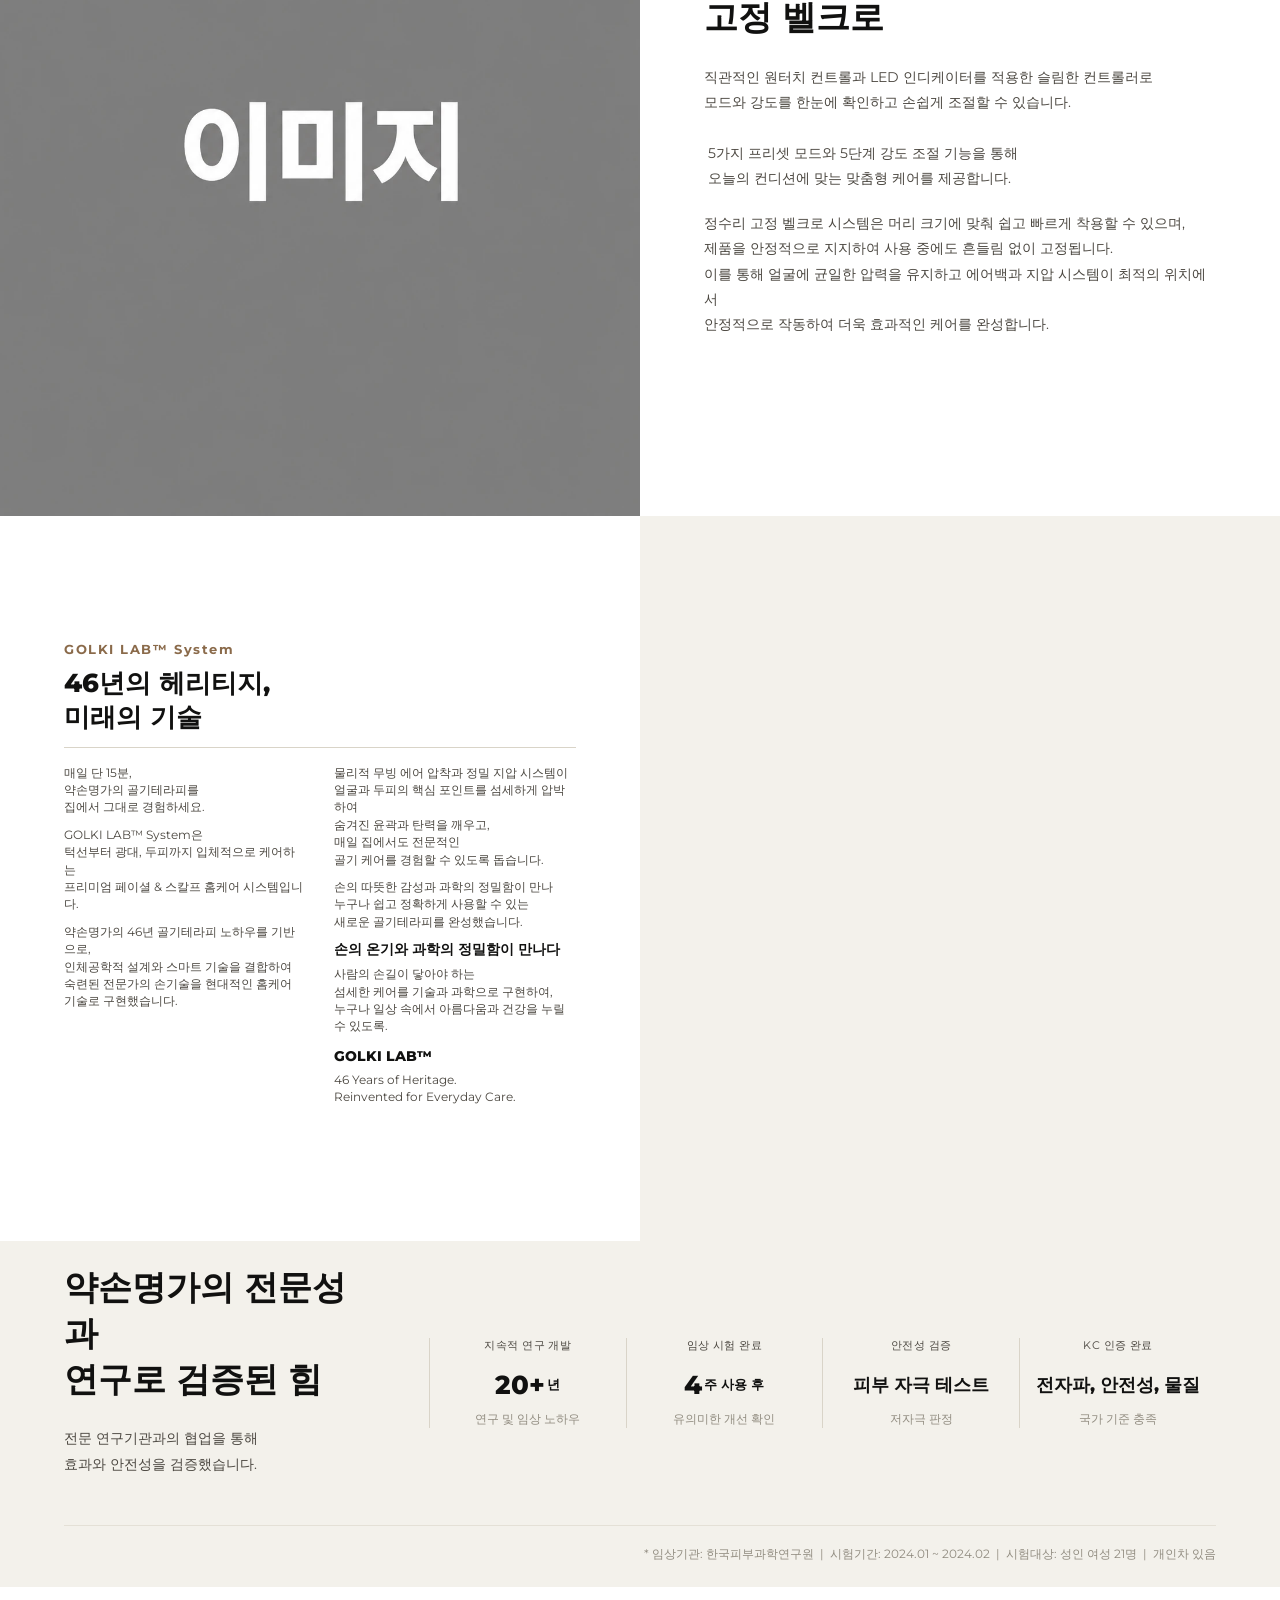
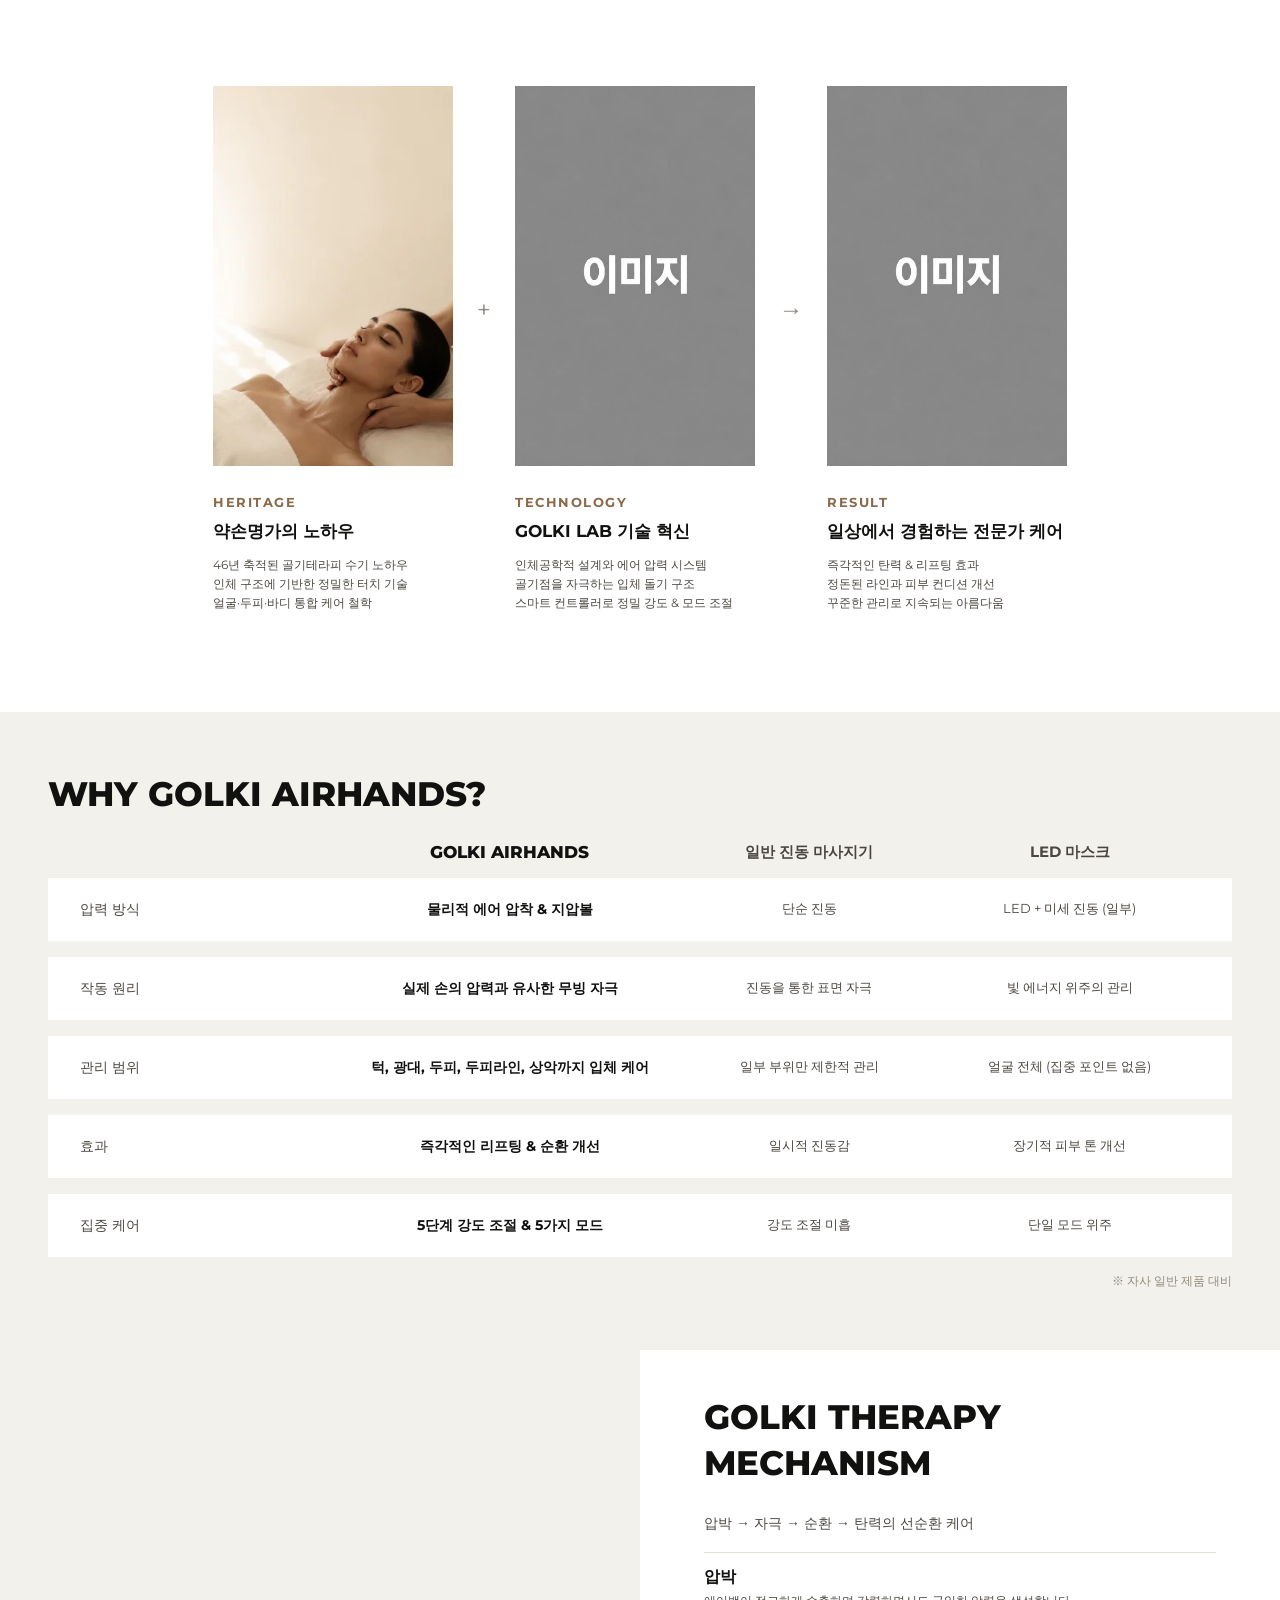
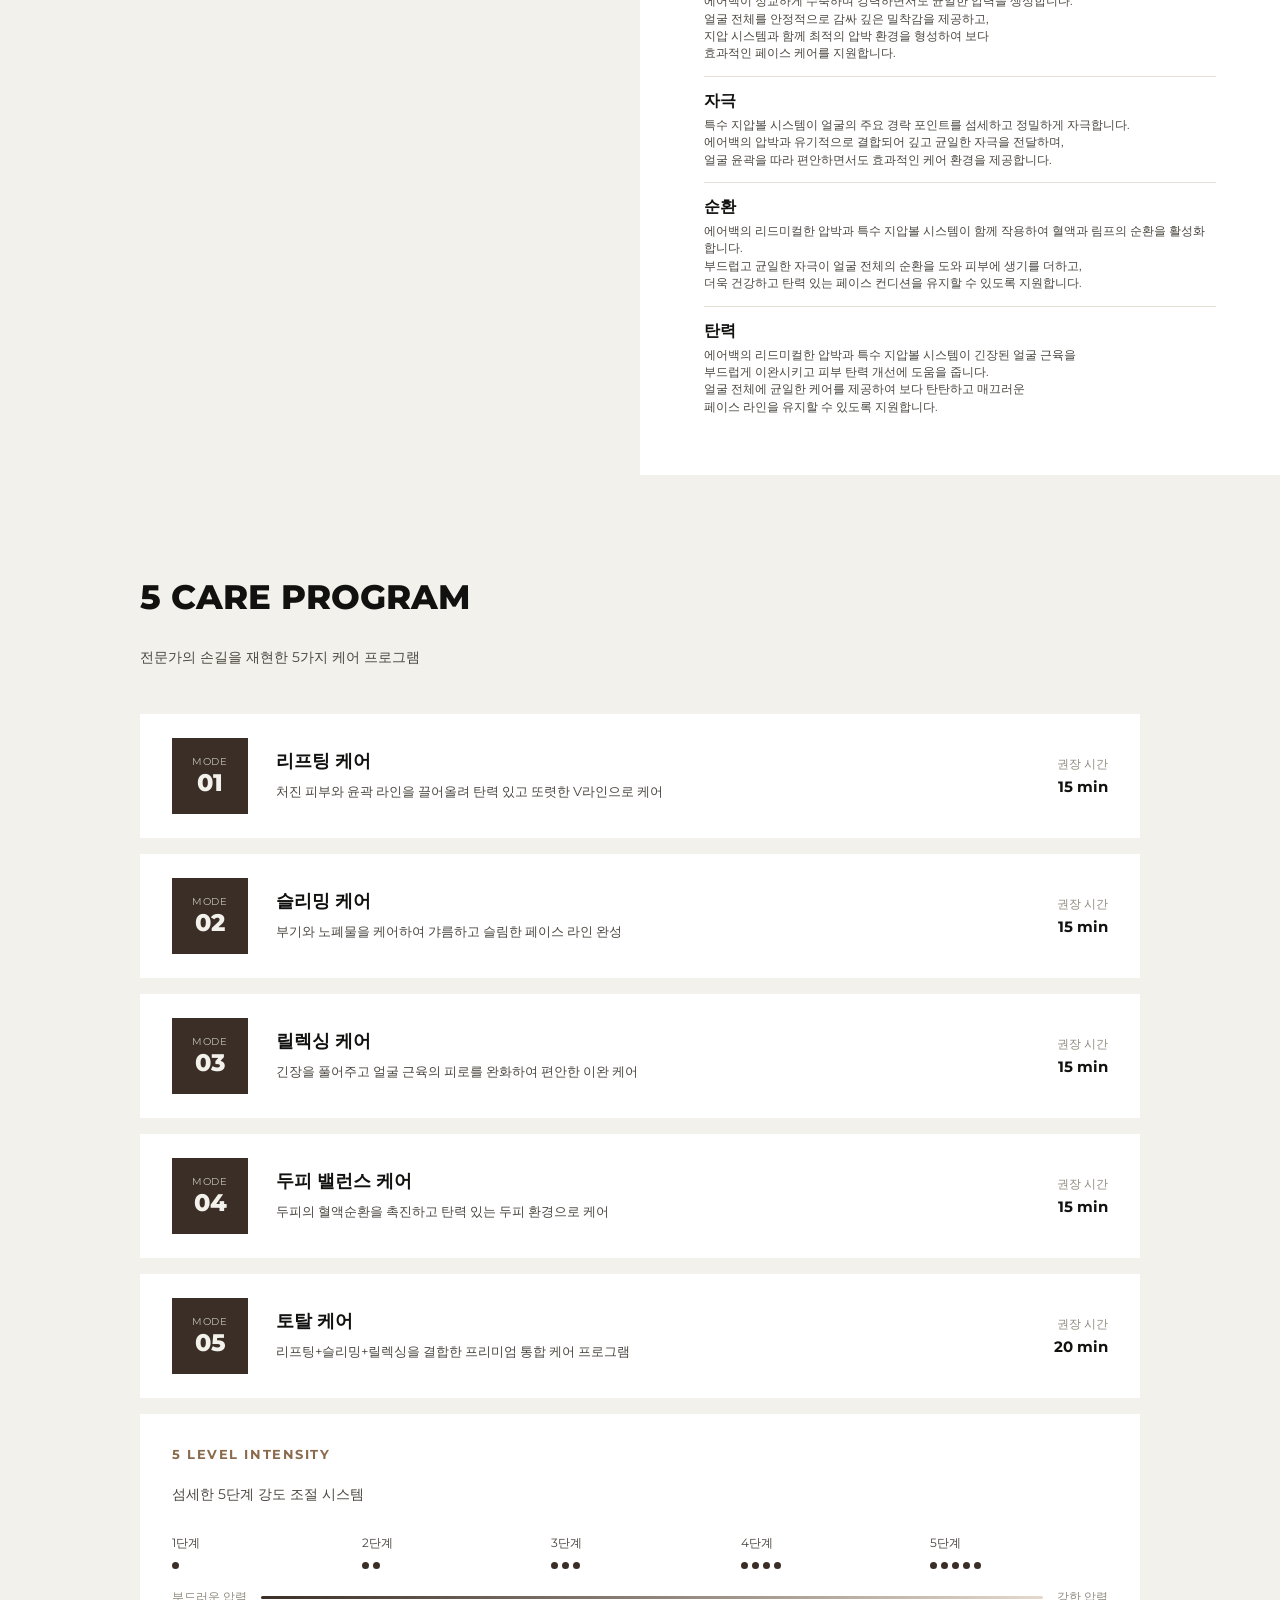
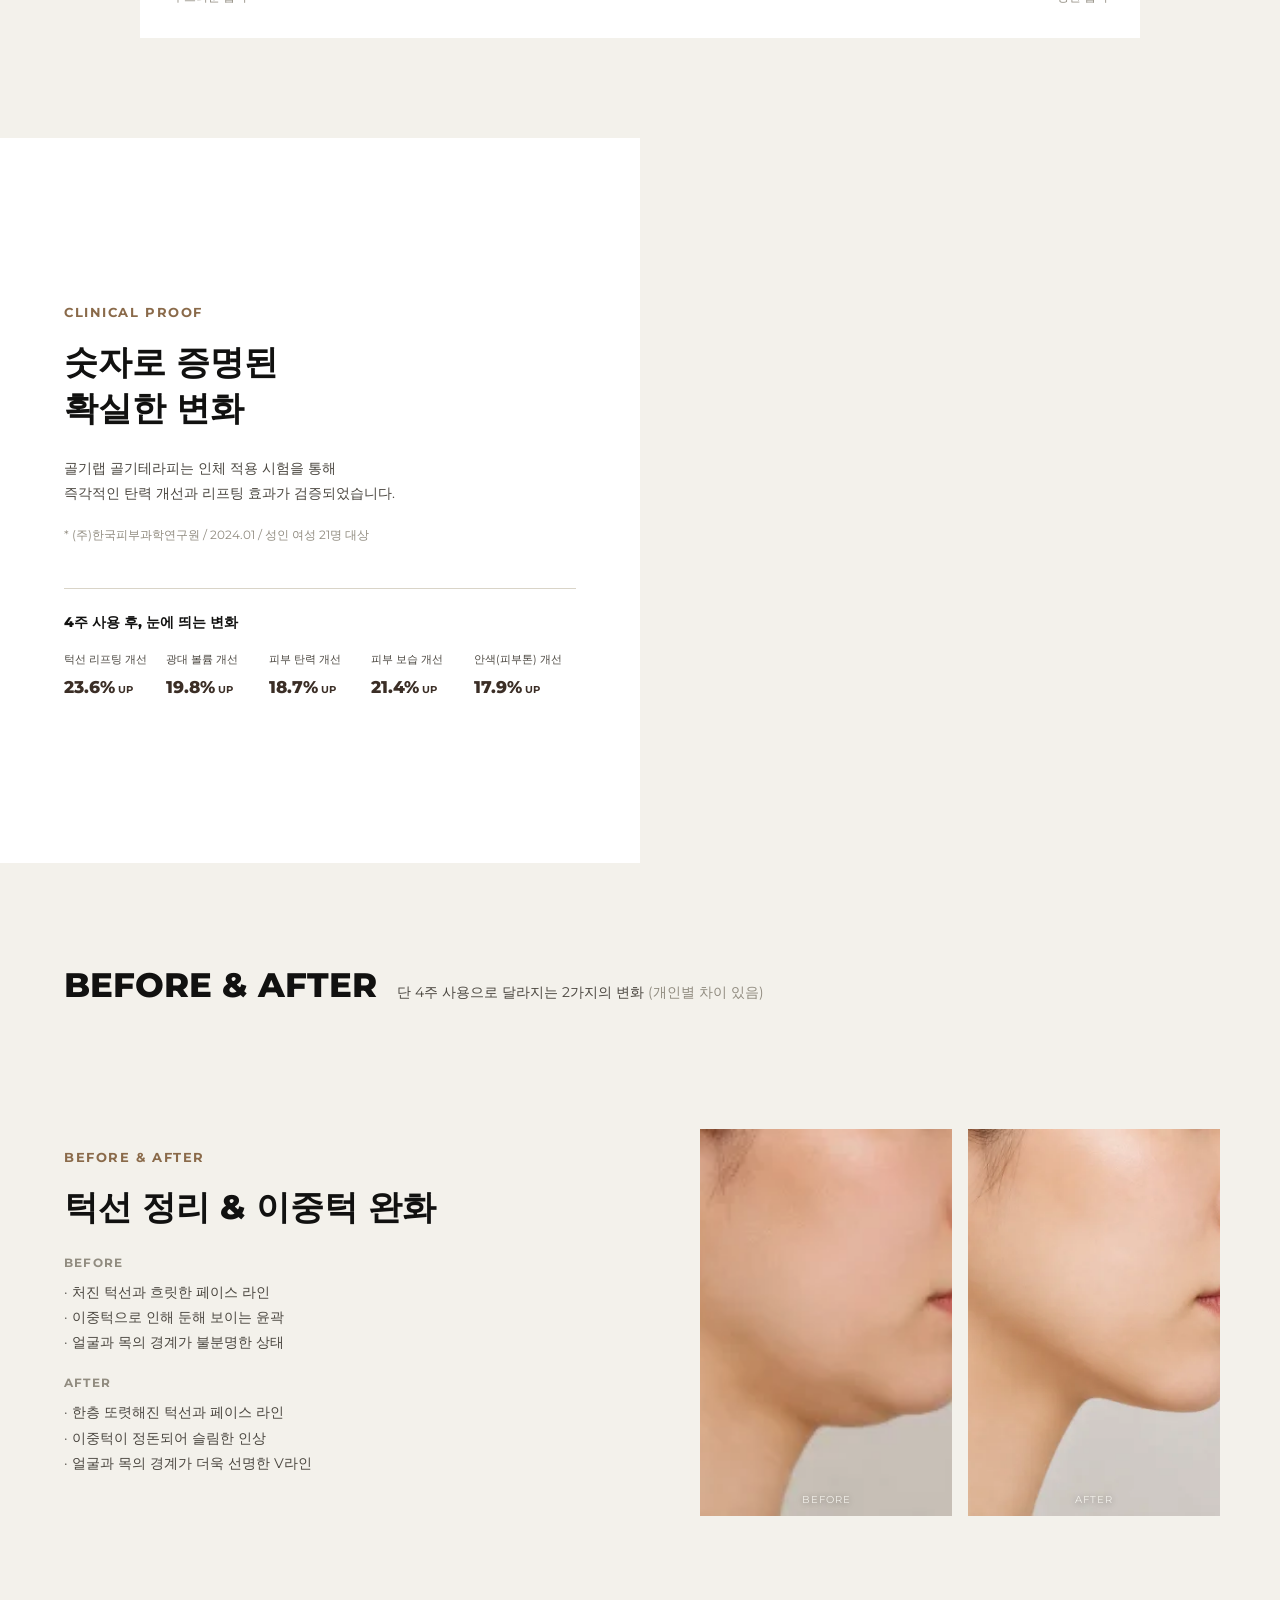
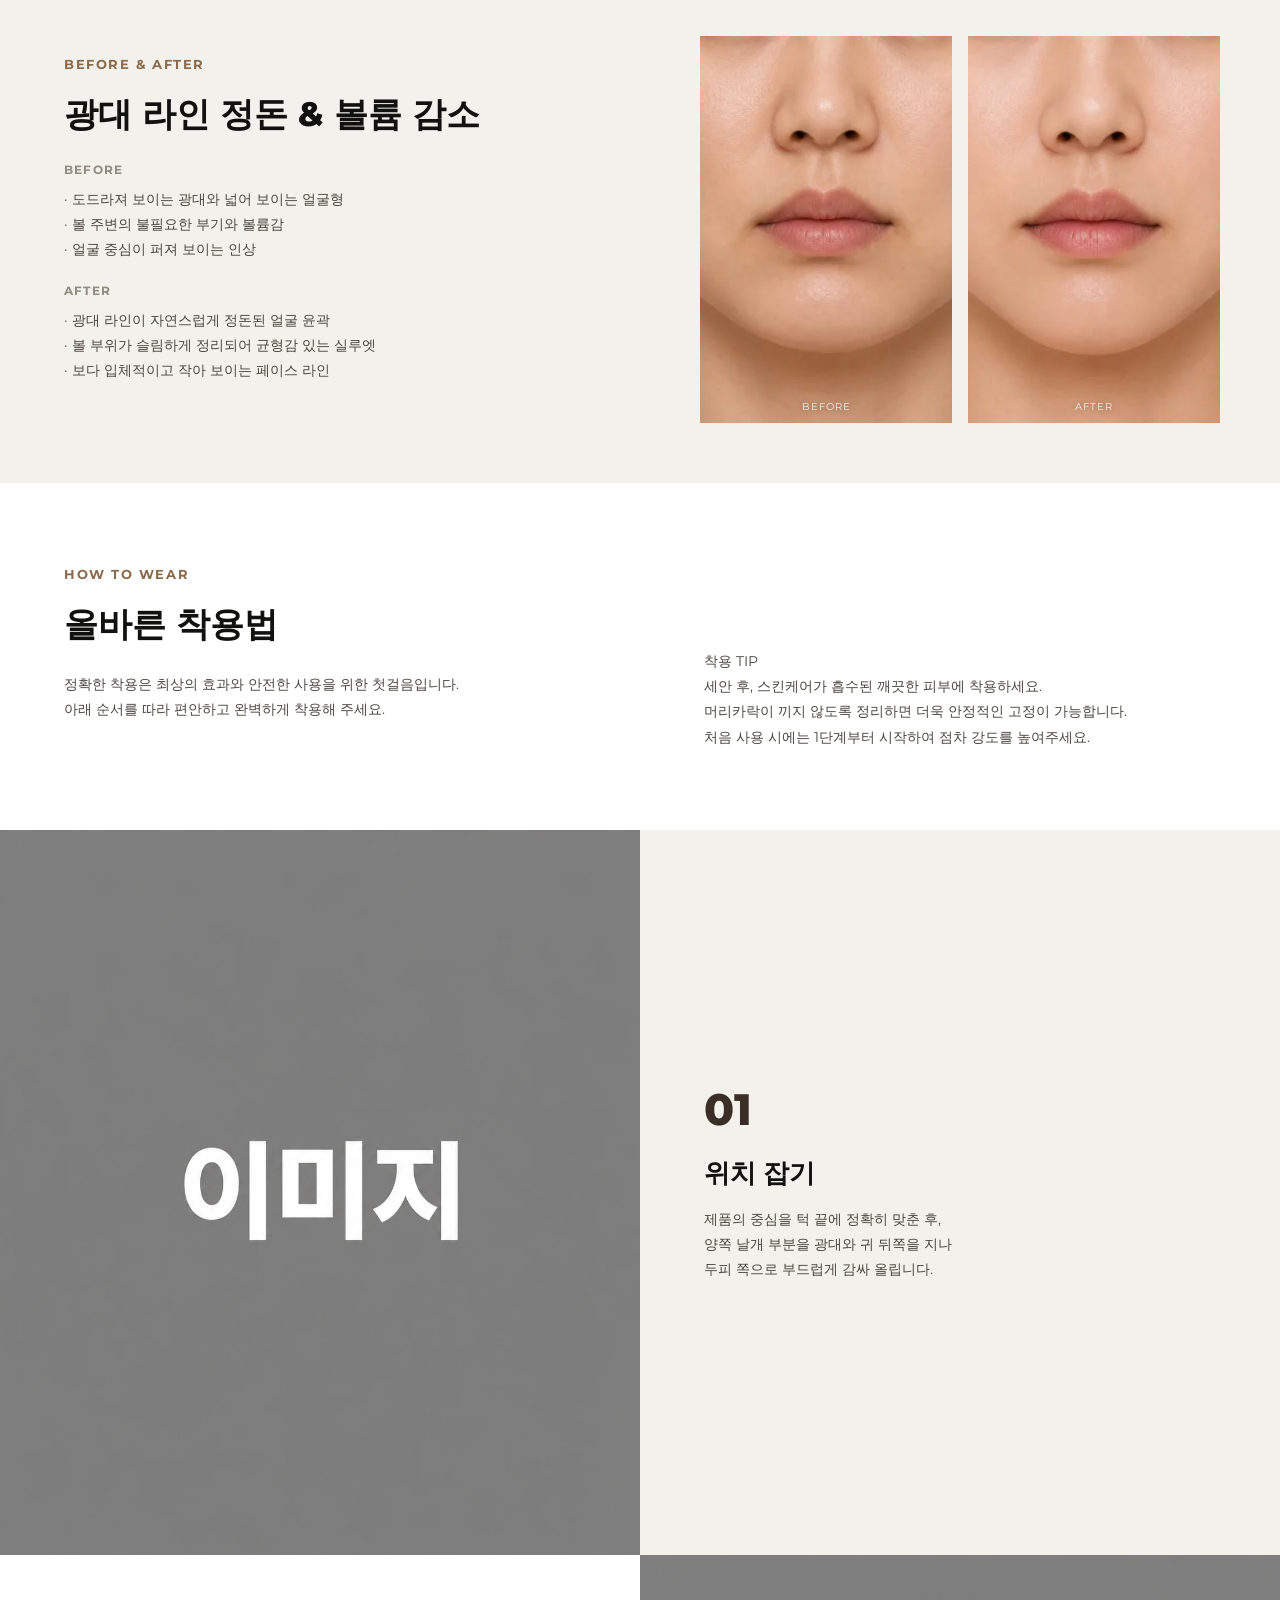
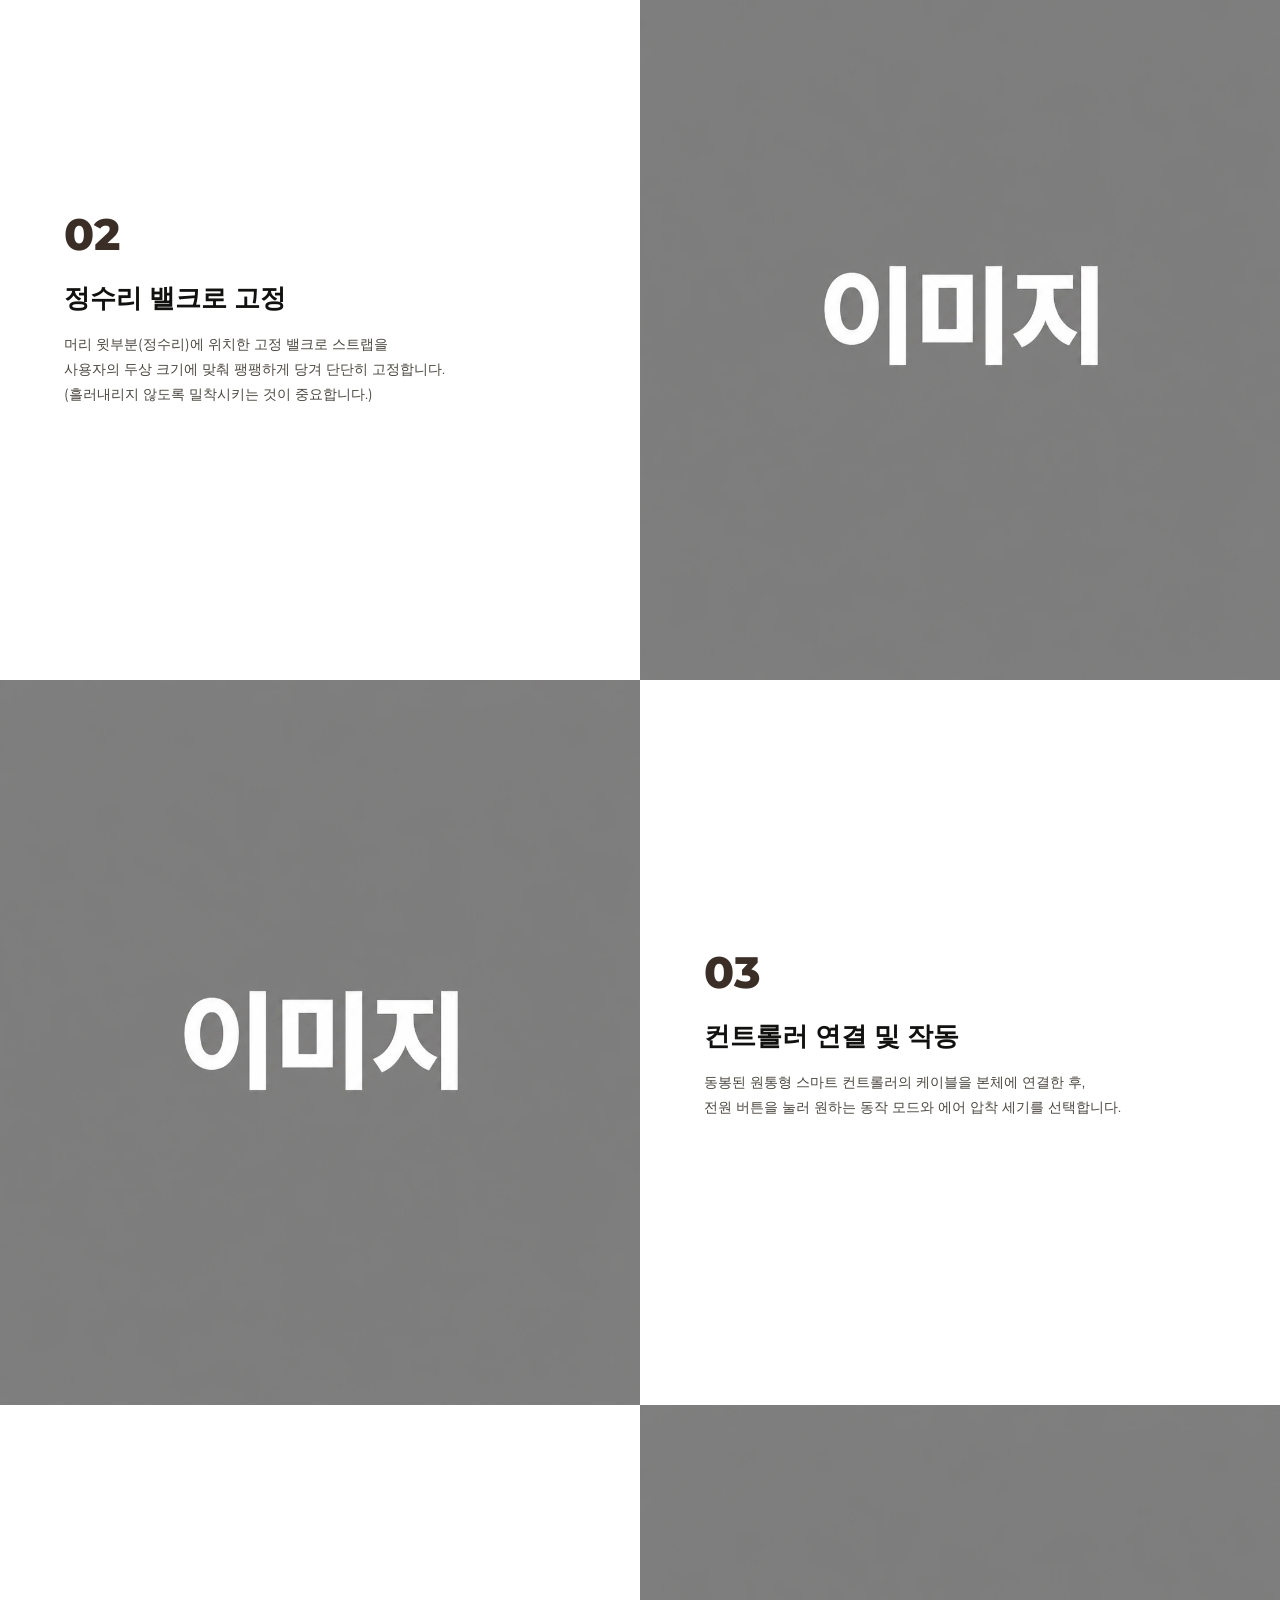
<file: detail.html>
<!DOCTYPE html>
<html lang="ko">
<head>
<meta charset="utf-8">
<meta name="viewport" content="width=device-width, initial-scale=1">
<title>AIRHANDS WINTER — Product Detail | GOLKI LAB</title>
<link rel="stylesheet" href="style.css?v=19">
<link rel="stylesheet" href="detail.css?v=24">
<link rel="stylesheet" href="deep/deep.css?v=76">
</head>
<body>

<header class="dp-header">
  <div class="dp-logo">
    <a class="dp-logo__part" href="https://yaksonhealthcare.com/?NaPm=ct%3Dms4j7hif%7Cci%3Dcheckout%7Ctr%3Dds%7Ctrx%3Dnull%7Chk%3D2b1eb2c19a3b98ba91d987882d9d5e9d4704e793">YAKSON HEALTHCARE™</a>
    <a class="dp-logo__part" href="airhands.html">GOLKI™</a>
    <a class="dp-logo__part" href="deep/deep.html">DEEP FACE LAB™</a>
  </div>
  <nav class="dp-nav">
    <div class="dp-nav__row">
      <a href="deep/products/lira-creme.html">LIRA CRÈME</a>
      <a href="deep/products/azul-gel-creme.html">DANI CREME</a>
      <a href="deep/products/lira-daily-green-juice.html">BEAUTY JUICE</a>
      <a href="deep/products/antioxidant-ampoule.html">NEYO AMPOULE</a>
      <a href="deep/products/lifting-ampoule.html">SIYO AMPOULE</a>
    </div>
    <div class="dp-nav__row">
      <a href="airhands.html">AIR HANDS</a>
      <a href="deep/products/lira-creme-supreme.html">LIRA CRÈME IMPERIAL</a>
      <a href="deep/products/golden-shot.html">GOLDEN SHOT</a>
      <a href="deep/products/booster-toner.html">GETTA TONER</a>
    </div>
  </nav>
</header>

<main>

  <!-- ============ OVERVIEW — VIDEO LEFT / INFO RIGHT ============ -->
  <section class="d-overview">
    <div class="d-overview__media">
      <img src="./assets/shorts-placeholder.webp" alt="영상">
    </div>
    <div class="d-overview__panel">
      <div>
        <div class="section-e__kicker">GOLKI LAB</div>
        <div class="section-e__title">AIRHANDS WINTER</div>
        <div class="section-e__stars">★★★★★ <span>128개 리뷰</span></div>
      </div>
      <p class="d-overview__desc d-colorpad__desc--desktop">46년 역사 약손명가의 골기테라피 수기 노하우를<br>정밀 공학 기술로 재해석한<br>프리미엄 홈케어 디바이스입니다.</p>
      <p class="d-overview__desc d-colorpad__desc--mobile">46년 역사 약손명가의<br>골기테라피 수기 노하우를<br>정밀 공학 기술로 재해석한<br>프리미엄 홈케어 디바이스입니다.</p>
      <div class="section-e__sizes">
        <div class="section-e__sizes-label">옵션</div>
        <div class="size-options" id="sizeOptions">
          <button class="size-option" data-size="S">STANDARD S</button>
          <button class="size-option is-selected" data-size="M">STANDARD M</button>
          <button class="size-option" data-size="L">STANDARD L</button>
        </div>
      </div>
      <div class="section-e__cta">
        <span>KILL IT</span>
        <span>₩149,000</span>
      </div>
    </div>
  </section>

  <!-- ============ TECHNOLOGY — TEXT LEFT / IMAGE RIGHT ============ -->
  <section class="d-split">
    <div class="d-split__text">
      <div class="d-kicker">TECHNOLOGY</div>
      <h2 class="d-h2">물리적 무빙 에어 압착 &amp;<br>타겟 지압볼 시스템</h2>
      <p class="d-lead">단순한 진동이나 LED가 아닌,<br>실제 손의 압박을 과학적으로 구현한<br>GOLKI LAB만의 독자 기술</p>
      <div class="d-rule"></div>
      <div class="d-feature-list">
        <div class="d-feature">
          <div class="d-feature__title">물리적 무빙 에어백 시스템</div>
          <div class="d-feature__desc">고밀도 에어백이 수축과 이완을 반복하며<br>손으로 강하게 압박하는 경락의 힘을 그대로 전달합니다.<br>피부가 아닌 근육층과 골막까지 직접 자극하여<br>즉각적인 붓기 완화와 라인 정리에 도움을 줍니다.</div>
        </div>
        <div class="d-feature">
          <div class="d-feature__title">타겟 지압볼 설계</div>
          <div class="d-feature__desc">에어백 내부의 지압볼이 턱선, 광대, 두피의<br>핵심 경락 포인트를 깊숙이 눌러주어<br>집중적인 리프팅 &amp; 축소 효과를 실현합니다.</div>
        </div>
      </div>
    </div>
    <div class="d-split__media">
      <img src="./assets/detail/placeholder-image.webp" alt="이미지">
    </div>
  </section>

  <!-- ============ ERGONOMIC BAND — IMAGE LEFT / TEXT RIGHT ============ -->
  <section class="d-split d-split--text-first-mobile">
    <div class="d-split__media" style="background-image:url('./assets/detail/placeholder-image.webp');"></div>
    <div class="d-split__text d-split__text--center">
      <h2 class="d-h2">인체공학적 밴드 &amp;<br>프리미엄 에어백 시스템</h2>
      <p class="d-body">고탄성 프리미엄 실리콘 밴드가<br>얼굴 윤곽에 맞춰 유연하게 밀착되어<br>다양한 얼굴형에도 안정적으로 착용되며,<br>움직임에도 쉽게 흘러내리지 않습니다.<br><br>얼굴에 안정적으로 고정된 프리미엄 TPU 에어백은<br>얼굴의 곡선을 따라 자연스럽게 밀착되어<br>섬세하고 균일한 공기압을 전달합니다.<br><br>팽창과 수축을 반복하는 에어 모션이<br>부드러운 압박감을 형성하며<br>지압 시스템과 함께 턱선부터 광대, 두피까지<br>일정한 압력을 유지하여 더욱 효과적이고<br>편안한 프리미엄 페이스 케어를 제공합니다.</p>
    </div>
  </section>

  <!-- ============ TARGET & EFFECT — TEXT LEFT / VIDEO RIGHT ============ -->
  <section class="d-split">
    <div class="d-split__text">
      <div class="d-kicker">TARGET &amp; EFFECT</div>
      <h2 class="d-h2">턱, 광대, 두피까지<br>전방위 입체 케어</h2>
      <p class="d-lead">하악에서 시작해 중안면부, 두피까지 유기적으로 연결되는<br>입체 압박 케어로 숨겨진 윤곽을 깨우고 탄력을 끌어올립니다.</p>
      <div class="d-numbered-list" id="targetEffectList"></div>
    </div>
    <div class="d-split__media">
      <img src="./assets/detail/placeholder-video.webp" alt="영상">
    </div>
  </section>

  <!-- ============ 5 VALUES — VIDEO LEFT / TEXT RIGHT ============ -->
  <section class="d-split d-split--text-first-mobile">
    <div class="d-split__media">
      <video autoplay muted loop playsinline>
        <source src="./assets/five-values-video.mp4" type="video/mp4">
      </video>
    </div>
    <div class="d-split__text d-split__text--center">
      <h2 class="d-h2">약손명가의 철학을 <br>담은 5가지 가치</h2>
      <div class="d-value-list">
        <div class="d-value"><span class="d-value__label">진심의 터치</span><span class="d-value__desc">사람의 따뜻한 손길을<br>기술로 담아낸 진정성 있는 케어</span></div>
        <div class="d-value"><span class="d-value__label">균형과 조화</span><span class="d-value__desc">뼈, 근육, 순환의 균형을 맞추어<br>근본적인 아름다움 추구</span></div>
        <div class="d-value"><span class="d-value__label">맞춤형 솔루션</span><span class="d-value__desc">개인의 체형과 피부 상태를 고려한<br>정밀한 맞춤 케어</span></div>
        <div class="d-value"><span class="d-value__label">안전과 신뢰</span><span class="d-value__desc">검증된 소재와 안전 설계로<br>믿을 수 있는 안심 케어</span></div>
        <div class="d-value"><span class="d-value__label">지속 가능한<br>아름다움</span><span class="d-value__desc">일시적 변화가 아닌,<br>지속 가능한 건강한 아름다움 실현</span></div>
      </div>
    </div>
  </section>

  <!-- ============ COLOR & CUSTOM PAD — TEXT LEFT / 3x3 GRID RIGHT ============ -->
  <section class="d-colorpad">
    <div class="d-split__text">
      <h2 class="d-h2">컬러 &amp; <br>커스텀 경락 패드</h2>
      <p class="d-body d-colorpad__desc--desktop">나만의 스타일에 맞춰 다양한 컬러의 디바이스를 선택하고, <br>원하는 부위와 케어 목적에 맞는 커스텀 경락 패드를 자유롭게 조합할 수 있습니다.</p>
      <p class="d-body d-colorpad__desc--mobile">나만의 스타일에 맞춰 다양한 컬러의 디바이스를 선택하고,<br>원하는 부위와 케어 목적에 맞는 커스텀 경락 패드를<br>자유롭게 조합할 수 있습니다.</p>
      <p class="d-body d-colorpad__desc--desktop">사용자의 얼굴형과 관리 스타일에 맞춰 패드의 위치와 종류를 <br>직접 구성할 수 있어 더욱 개인화된 골기 케어가 가능하며, <br>필요에 따라 손쉽게 교체하여 최적의 압력과 자극을 경험할 수 있습니다.</p>
      <p class="d-body d-colorpad__desc--mobile">사용자의 얼굴형과 관리 스타일에 맞춰<br>패드의 위치와 종류를 직접 구성할 수 있어<br>더욱 개인화된 골기 케어가 가능하며,<br>필요에 따라 손쉽게 교체하여<br>최적의 압력과 자극을 경험할 수 있습니다.</p>
      <div class="d-rule"></div>
      <div class="d-colorpad__note">
        <div class="d-colorpad__note-title">나만의 컬러, 나만의 패드.</div>
        <p class="d-body d-colorpad__desc--desktop">취향과 케어 방식을 모두 담은 맞춤형 GOLKI LAB™ 시스템을 완성해 보세요.</p>
        <p class="d-body d-colorpad__desc--mobile">취향과 케어 방식을 모두 담은<br>맞춤형 GOLKI LAB™ 시스템을 완성해 보세요.</p>
      </div>
    </div>
    <div class="d-colorpad__grid">
      <img src="./assets/airhands-winter-left.webp" alt="컬러 1">
      <img src="./assets/airhands-winter-left.webp" alt="컬러 2">
      <img src="./assets/airhands-winter-left.webp" alt="컬러 3">
      <img src="./assets/airhands-winter-left.webp" alt="컬러 4">
      <img src="./assets/airhands-winter-left.webp" alt="컬러 5">
      <img src="./assets/airhands-winter-left.webp" alt="컬러 6">
    </div>
  </section>

  <!-- ============ MEMORY FUNCTION — IMAGE LEFT / TEXT RIGHT ============ -->
  <section class="d-split d-split--text-first-mobile">
    <div class="d-split__media">
      <img src="./assets/detail/placeholder-image.webp" alt="라이프스타일 착용 이미지">
    </div>
    <div class="d-split__text d-split__text--center">
      <h2 class="d-h2">사용자 맞춤 메모리 기능</h2>
      <p class="d-body" style="margin-bottom:44px;">선택한 모드와 강도는 자동으로 기억되어<br>다음 사용 시 보다 편리하게 사용할 수 있습니다.</p>
      <div class="d-glyph-list" id="memoryFeatureList"></div>
    </div>
  </section>

  <!-- ============ PREMIUM DESIGN — HEADER ============ -->
  <section class="d-premium-header">
    <div>
      <div class="d-kicker">PREMIUM DESIGN</div>
      <h2 class="d-h2">편안함과 안정성을<br>고려한 설계 디테일</h2>
    </div>
    <p class="d-body" style="max-width:420px;">GOLKI LAB AIRHANDS 시스템은 해부학적 구조와 <br>경락 이론을 기반으로 0.1mm 단위의 정밀 설계와<br>인체공학적 데이터를 반영하여<br>최적의 압력과 피팅감을 구현했습니다.</p>
  </section>

  <!-- ============ ACUPRESSURE BALL — TEXT LEFT / IMAGE RIGHT ============ -->
  <section class="d-split">
    <div class="d-split__text d-split__text--center">
      <h2 class="d-h2">특수 지압볼 디자인</h2>
      <p class="d-lead">6가지 다른 크기와 경도의 지압볼이<br>경락 포인트를 정밀하게 자극합니다.</p>
      <div class="d-ball-list" id="acupressureBallList"></div>
    </div>
    <div class="d-split__media">
      <img src="./assets/detail/placeholder-image.webp" alt="지압볼 클로즈업">
    </div>
  </section>

  <!-- ============ SMART CONTROLLER & VELCRO — IMAGE LEFT / TEXT RIGHT ============ -->
  <section class="d-split d-split--text-first-mobile">
    <div class="d-split__media">
      <img src="./assets/detail/placeholder-image.webp" alt="직관적인 컨트롤러">
    </div>
    <div class="d-split__text d-split__text--center">
      <h2 class="d-h2">직관적인 컨트롤러 &amp; <br>고정 벨크로</h2>
      <p class="d-body d-colorpad__desc--desktop">직관적인 원터치 컨트롤과 LED 인디케이터를 적용한 슬림한 컨트롤러로 <br>모드와 강도를 한눈에 확인하고 손쉽게 조절할 수 있습니다.<br><br>&nbsp;5가지 프리셋 모드와 5단계 강도 조절 기능을 통해<br>&nbsp;오늘의 컨디션에 맞는 맞춤형 케어를 제공합니다.</p>
      <p class="d-body d-colorpad__desc--mobile">직관적인 원터치 컨트롤과<br>LED 인디케이터를 적용한<br>슬림한 컨트롤러로<br>모드와 강도를 한눈에 확인하고<br>손쉽게 조절할 수 있습니다.<br><br>&nbsp;5가지 프리셋 모드와 5단계 강도 조절 기능을 통해<br>&nbsp;오늘의 컨디션에 맞는 맞춤형 케어를 제공합니다.</p>
      <p class="d-body d-colorpad__desc--desktop">정수리 고정 벨크로 시스템은 머리 크기에 맞춰 쉽고 빠르게 착용할 수 있으며, <br>제품을 안정적으로 지지하여 사용 중에도 흔들림 없이 고정됩니다. <br>이를 통해 얼굴에 균일한 압력을 유지하고 에어백과 지압 시스템이 최적의 위치에서 <br>안정적으로 작동하여 더욱 효과적인 케어를 완성합니다.</p>
      <p class="d-body d-colorpad__desc--mobile">정수리 고정 벨크로 시스템은<br>머리 크기에 맞춰 쉽고 빠르게 착용할 수 있으며,<br>제품을 안정적으로 지지하여<br>사용 중에도 흔들림 없이 고정됩니다.</p>
      <p class="d-body d-colorpad__desc--mobile">이를 통해 얼굴에 균일한 압력을 유지하고<br>에어백과 지압 시스템이 최적의 위치에서<br>안정적으로 작동하여 더욱 효과적인 케어를 완성합니다.</p>
    </div>
  </section>

  <!-- ============ HERITAGE & INNOVATION — TEXT LEFT / VIDEO RIGHT ============ -->
  <section class="d-split">
    <div class="d-split__text d-split__text--white">
      <div class="d-kicker" style="margin-bottom:10px;">GOLKI LAB™ System</div>
      <h2 class="d-h2 d-h2--lg" style="font-size:26px;margin-bottom:12px;">46년의 헤리티지,<br>미래의 기술</h2>
      <div class="d-rule" style="margin-bottom:16px;"></div>
      <div class="d-heritage-columns">
        <div class="d-heritage-columns__col">
          <p class="d-body d-body--tight">매일 단 15분,<br>약손명가의 골기테라피를<br>집에서 그대로 경험하세요.</p>
          <p class="d-body d-body--tight">GOLKI LAB™ System은<br>턱선부터 광대, 두피까지 입체적으로 케어하는<br>프리미엄 페이셜 &amp; 스칼프 홈케어 시스템입니다.</p>
          <p class="d-body d-body--tight"><span class="d-colorpad__desc--desktop">약손명가의 46년 골기테라피 노하우를 기반으로,<br>인체공학적 설계와 스마트 기술을 결합하여<br>숙련된 전문가의 손기술을 현대적인 홈케어 기술로 구현했습니다.</span><span class="d-colorpad__desc--mobile">약손명가의 46년 골기테라피 노하우를 기반으로,<br>인체공학적 설계와 스마트 기술을 결합하여<br>숙련된 전문가의 손기술을<br>현대적인 홈케어 기술로 구현했습니다.</span></p>
        </div>
        <div class="d-heritage-columns__col">
          <p class="d-body d-body--tight">물리적 무빙 에어 압착과 정밀 지압 시스템이<br>얼굴과 두피의 핵심 포인트를 섬세하게 압박하여<br>숨겨진 윤곽과 탄력을 깨우고,<br>매일 집에서도 전문적인<br>골기 케어를 경험할 수 있도록 돕습니다.</p>
          <p class="d-body d-body--tight">손의 따뜻한 감성과 과학의 정밀함이 만나<br>누구나 쉽고 정확하게 사용할 수 있는<br>새로운 골기테라피를 완성했습니다.</p>
          <div class="d-heritage-block" style="margin-bottom:12px;">
            <div class="d-heritage-block__title" style="font-size:14px;margin-bottom:6px;">손의 온기와 과학의 정밀함이 만나다</div>
            <p class="d-body d-body--tight">사람의 손길이 닿아야 하는<br>섬세한 케어를 기술과 과학으로 구현하여,<br>누구나 일상 속에서 아름다움과 건강을 누릴 수 있도록.</p>
          </div>
          <div>
            <div class="d-heritage-block__title" style="font-size:14px;margin-bottom:6px;">GOLKI LAB™</div>
            <p class="d-body d-body--tight">46 Years of Heritage.<br>Reinvented for Everyday Care.</p>
          </div>
        </div>
      </div>
    </div>
    <div class="d-split__media">
      <video autoplay muted loop playsinline>
        <source src="./assets/heritage-video.mp4" type="video/mp4">
      </video>
    </div>
  </section>

  <!-- ============ CLINICAL VALIDATION — TITLE LEFT / 4 STATS RIGHT ============ -->
  <section class="d-validation">
    <div class="d-validation__inner">
      <div class="d-validation__intro">
        <h2 class="d-h2">약손명가의 전문성과<br>연구로 검증된 힘</h2>
        <p class="d-lead">전문 연구기관과의 협업을 통해<br>효과와 안전성을 검증했습니다.</p>
      </div>
      <div class="d-validation__stats">
        <div class="d-stat">
          <div class="d-stat__label">지속적 연구 개발</div>
          <div class="d-stat__value">20+<span>년</span></div>
          <div class="d-stat__sub">연구 및 임상 노하우</div>
        </div>
        <div class="d-stat">
          <div class="d-stat__label">임상 시험 완료</div>
          <div class="d-stat__value">4<span>주 사용 후</span></div>
          <div class="d-stat__sub">유의미한 개선 확인</div>
        </div>
        <div class="d-stat">
          <div class="d-stat__label">안전성 검증</div>
          <div class="d-stat__value d-stat__value--sm">피부 자극 테스트</div>
          <div class="d-stat__sub">저자극 판정</div>
        </div>
        <div class="d-stat">
          <div class="d-stat__label">KC 인증 완료</div>
          <div class="d-stat__value d-stat__value--sm">전자파, 안전성, 물질</div>
          <div class="d-stat__sub">국가 기준 충족</div>
        </div>
      </div>
    </div>
    <div class="d-validation__footnote">* 임상기관: 한국피부과학연구원 &nbsp;|&nbsp; 시험기간: 2024.01 ~ 2024.02 &nbsp;|&nbsp; 시험대상: 성인 여성 21명 &nbsp;|&nbsp; 개인차 있음</div>
  </section>

  <!-- ============ HERITAGE + TECHNOLOGY → RESULT — 3 COLUMN ============ -->
  <section class="d-process">
    <div class="d-process__col">
      <div class="d-process__img"><img src="./assets/detail/process-heritage.webp" alt="헤리티지"></div>
      <div class="d-kicker" style="margin:28px 0 10px;">HERITAGE</div>
      <div class="d-process__title">약손명가의 노하우</div>
      <div class="d-process__desc">46년 축적된 골기테라피 수기 노하우<br>인체 구조에 기반한 정밀한 터치 기술<br>얼굴·두피·바디 통합 케어 철학</div>
    </div>
    <div class="d-process__op">+</div>
    <div class="d-process__col">
      <div class="d-process__img"><img src="./assets/airhands-winter-left.webp" alt="기술 클로즈업"></div>
      <div class="d-kicker" style="margin:28px 0 10px;">TECHNOLOGY</div>
      <div class="d-process__title">GOLKI LAB 기술 혁신</div>
      <div class="d-process__desc">인체공학적 설계와 에어 압력 시스템<br>골기점을 자극하는 입체 돌기 구조<br>스마트 컨트롤러로 정밀 강도 &amp; 모드 조절</div>
    </div>
    <div class="d-process__op">→</div>
    <div class="d-process__col">
      <div class="d-process__img"><img src="./assets/airhands-winter-left.webp" alt="착용 결과"></div>
      <div class="d-kicker" style="margin:28px 0 10px;">RESULT</div>
      <div class="d-process__title">일상에서 경험하는 전문가 케어</div>
      <div class="d-process__desc">즉각적인 탄력 &amp; 리프팅 효과<br>정돈된 라인과 피부 컨디션 개선<br>꾸준한 관리로 지속되는 아름다움</div>
    </div>
  </section>

  <!-- ============ COMPARISON TABLE ============ -->
  <section class="d-comparison">
    <h2 class="d-h2">WHY GOLKI AIRHANDS?</h2>
    <div class="d-comparison__head">
      <div></div>
      <div class="d-comparison__head-golki">GOLKI AIRHANDS</div>
      <div class="d-comparison__head-other">일반 진동 마사지기</div>
      <div class="d-comparison__head-other">LED 마스크</div>
    </div>
    <div class="d-comparison__rows" id="comparisonRows"></div>
    <div class="d-comparison__footnote">※ 자사 일반 제품 대비</div>
  </section>

  <!-- ============ GOLKI THERAPY MECHANISM — VIDEO LEFT / 4-STEP RIGHT ============ -->
  <section class="d-split">
    <div class="d-split__media">
      <video autoplay muted loop playsinline>
        <source src="./assets/mechanism-video.mp4" type="video/mp4">
      </video>
    </div>
    <div class="d-split__text d-split__text--center">
      <h2 class="d-h2">GOLKI THERAPY MECHANISM</h2>
      <p class="d-body" style="margin-bottom:16px;">압박 → 자극 → 순환 → 탄력의 선순환 케어</p>
      <div class="d-mechanism-list" id="mechanismList"></div>
    </div>
  </section>

  <!-- ============ 5 CARE PROGRAM ============ -->
  <section class="d-care">
    <div class="d-care__inner">
      <h2 class="d-h2">5 CARE PROGRAM</h2>
      <p class="d-lead">전문가의 손길을 재현한 5가지 케어 프로그램</p>
      <div class="d-care__list" id="careProgramList"></div>

      <div class="d-intensity">
        <div class="d-kicker">5 LEVEL INTENSITY</div>
        <p class="d-lead" style="margin-bottom:28px;">섬세한 5단계 강도 조절 시스템</p>
        <div class="d-intensity__grid" id="intensityGrid"></div>
        <div class="d-intensity__scale">
          <span>부드러운 압력</span>
          <div class="d-intensity__bar"></div>
          <span>강한 압력</span>
        </div>
      </div>
    </div>
  </section>

  <!-- ============ CLINICAL PROOF — TEXT LEFT / VIDEO RIGHT ============ -->
  <section class="d-split">
    <div class="d-split__text d-split__text--white">
      <div class="d-kicker">CLINICAL PROOF</div>
      <h2 class="d-h2">숫자로 증명된<br>확실한 변화</h2>
      <p class="d-body">골기랩 골기테라피는 인체 적용 시험을 통해<br>즉각적인 탄력 개선과 리프팅 효과가 검증되었습니다.</p>
      <div class="d-footnote">* (주)한국피부과학연구원 / 2024.01 / 성인 여성 21명 대상</div>
      <div class="d-clinical">
        <div class="d-clinical__title">4주 사용 후, 눈에 띄는 변화</div>
        <div class="d-clinical__grid" id="clinicalStatsGrid"></div>
      </div>
    </div>
    <div class="d-split__media">
      <video autoplay muted loop playsinline>
        <source src="./assets/clinical-proof-video.mp4" type="video/mp4">
      </video>
    </div>
  </section>

  <!-- ============ BEFORE & AFTER ============ -->
  <section class="d-ba">
    <div class="d-ba__head">
      <h2 class="d-h2" style="margin:0;">BEFORE &amp; AFTER</h2>
      <div class="d-ba__head-note">단 4주 사용으로 달라지는 2가지의 변화 <span>(개인별 차이 있음)</span></div>
    </div>
    <div id="beforeAfterList"></div>
  </section>

  <!-- ============ HOW TO WEAR — INTRO ============ -->
  <section class="d-howto-intro">
    <div class="d-split__text">
      <div class="d-kicker">HOW TO WEAR</div>
      <h2 class="d-h2">올바른 착용법</h2>
      <p class="d-lead">정확한 착용은 최상의 효과와 안전한 사용을 위한 첫걸음입니다.<br>아래 순서를 따라 편안하고 완벽하게 착용해 주세요.</p>
    </div>
    <div class="d-split__text">
      <div class="d-kicker" style="visibility:hidden;">HOW TO WEAR</div>
      <h2 class="d-h2" style="visibility:hidden;">올바른 착용법</h2>
      <p class="d-body">착용 TIP<br>세안 후, 스킨케어가 흡수된 깨끗한 피부에 착용하세요.<br>머리카락이 끼지 않도록 정리하면 더욱 안정적인 고정이 가능합니다.<br>처음 사용 시에는 1단계부터 시작하여 점차 강도를 높여주세요.</p>
    </div>
  </section>

  <section class="d-split d-split--text-first-mobile">
    <div class="d-split__media"><img src="./assets/detail/placeholder-image.webp" alt="위치 잡기"></div>
    <div class="d-split__text d-split__text--alt">
      <div class="d-step-num">01</div>
      <h3 class="d-h3">위치 잡기</h3>
      <p class="d-body">제품의 중심을 턱 끝에 정확히 맞춘 후, <br>양쪽 날개 부분을 광대와 귀 뒤쪽을 지나 <br>두피 쪽으로 부드럽게 감싸 올립니다.</p>
    </div>
  </section>

  <section class="d-split">
    <div class="d-split__text d-split__text--center">
      <div class="d-step-num">02</div>
      <h3 class="d-h3">정수리 밸크로 고정</h3>
      <p class="d-body">머리 윗부분(정수리)에 위치한 고정 밸크로 스트랩을 <br>사용자의 두상 크기에 맞춰 팽팽하게 당겨 단단히 고정합니다. <br>(흘러내리지 않도록 밀착시키는 것이 중요합니다.)</p>
    </div>
    <div class="d-split__media"><img src="./assets/detail/placeholder-image.webp" alt="정수리 밸크로 고정"></div>
  </section>

  <section class="d-split d-split--text-first-mobile">
    <div class="d-split__media"><img src="./assets/detail/placeholder-image.webp" alt="컨트롤러 연결"></div>
    <div class="d-split__text">
      <div class="d-step-num">03</div>
      <h3 class="d-h3">컨트롤러 연결 및 작동</h3>
      <p class="d-body">동봉된 원통형 스마트 컨트롤러의 케이블을 본체에 연결한 후, <br>전원 버튼을 눌러 원하는 동작 모드와 에어 압착 세기를 선택합니다.</p>
    </div>
  </section>

  <section class="d-split">
    <div class="d-split__text d-split__text--center">
      <div class="d-step-num">04</div>
      <h3 class="d-h3">휴식 및 마무리</h3>
      <p class="d-body">에어백과 지압볼이 작동하며 턱, 광대, 두피를 입체적으로 압박하는 동안 <br>편안한 자세로 15분간 휴식을 취한 뒤 착용을 해제합니다.</p>
    </div>
    <div class="d-split__media"><img src="./assets/detail/placeholder-image.webp" alt="휴식 및 마무리"></div>
  </section>

  <!-- ============ TIMELINE ============ -->
  <section class="d-timeline">
    <div class="d-timeline__head">
      <h2 class="d-h2" style="margin:0;">약손명가 46년,<br>한결같은 철학</h2>
      <div class="d-timeline__head-note">FROM 1979 TO TOMORROW</div>
    </div>
    <div class="d-timeline__row" id="timelineRow"></div>
  </section>

  <!-- ============ 46 YEARS — IMAGE LEFT / TEXT RIGHT ============ -->
  <section class="d-split d-split--text-first-mobile">
    <div class="d-split__media"><img src="./assets/detail/placeholder-image.webp" alt="제품 디바이스"></div>
    <div class="d-split__text d-split__text--center">
      <h2 class="d-h2">약손명가의 약속,<br>당신의 아름다움을 위한 약속</h2>
      <p class="d-lead" style="margin-bottom:40px;">약손명가의 오랜 철학과 노하우가 담긴<br>골기랩 골기테라피 디바이스로<br>집에서도 전문가의 케어를 경험해보세요.</p>
      <div class="d-promise-list" id="promiseList"></div>
    </div>
  </section>

  <!-- ============ CUSTOMER REVIEWS ============ -->
  <section class="section-h">
    <div class="section-h__inner">
      <div class="section-h__head">
        <div class="section-h__stars">★★★★★</div>
        <div class="section-h__title">고객 리뷰</div>
        <div class="section-h__count">128개 리뷰</div>
      </div>
      <div class="section-h__tools">
        <input class="section-h__search" type="text" placeholder="리뷰 검색" id="reviewSearch">
        <div class="section-h__chip">평점순 ▾</div>
        <div class="section-h__chip">사진 리뷰만</div>
      </div>
      <div class="review-list" id="reviewList"></div>
    </div>
  </section>

  <!-- ============ PRODUCT FAQ ============ -->
  <section class="section-i">
    <div class="section-i__inner">
      <div class="section-i__left">
        <div class="section-i__title">PRODUCT FAQS</div>
      </div>
      <div class="section-i__right">
        <div class="accordion" id="accordionFAQ"></div>
      </div>
    </div>
  </section>

  <footer class="d-footer">Copyright © 2026 GOLKI LAB. All rights reserved.</footer>

</main>

<script src="detail.js?v=6"></script>
</body>
</html>
</file>
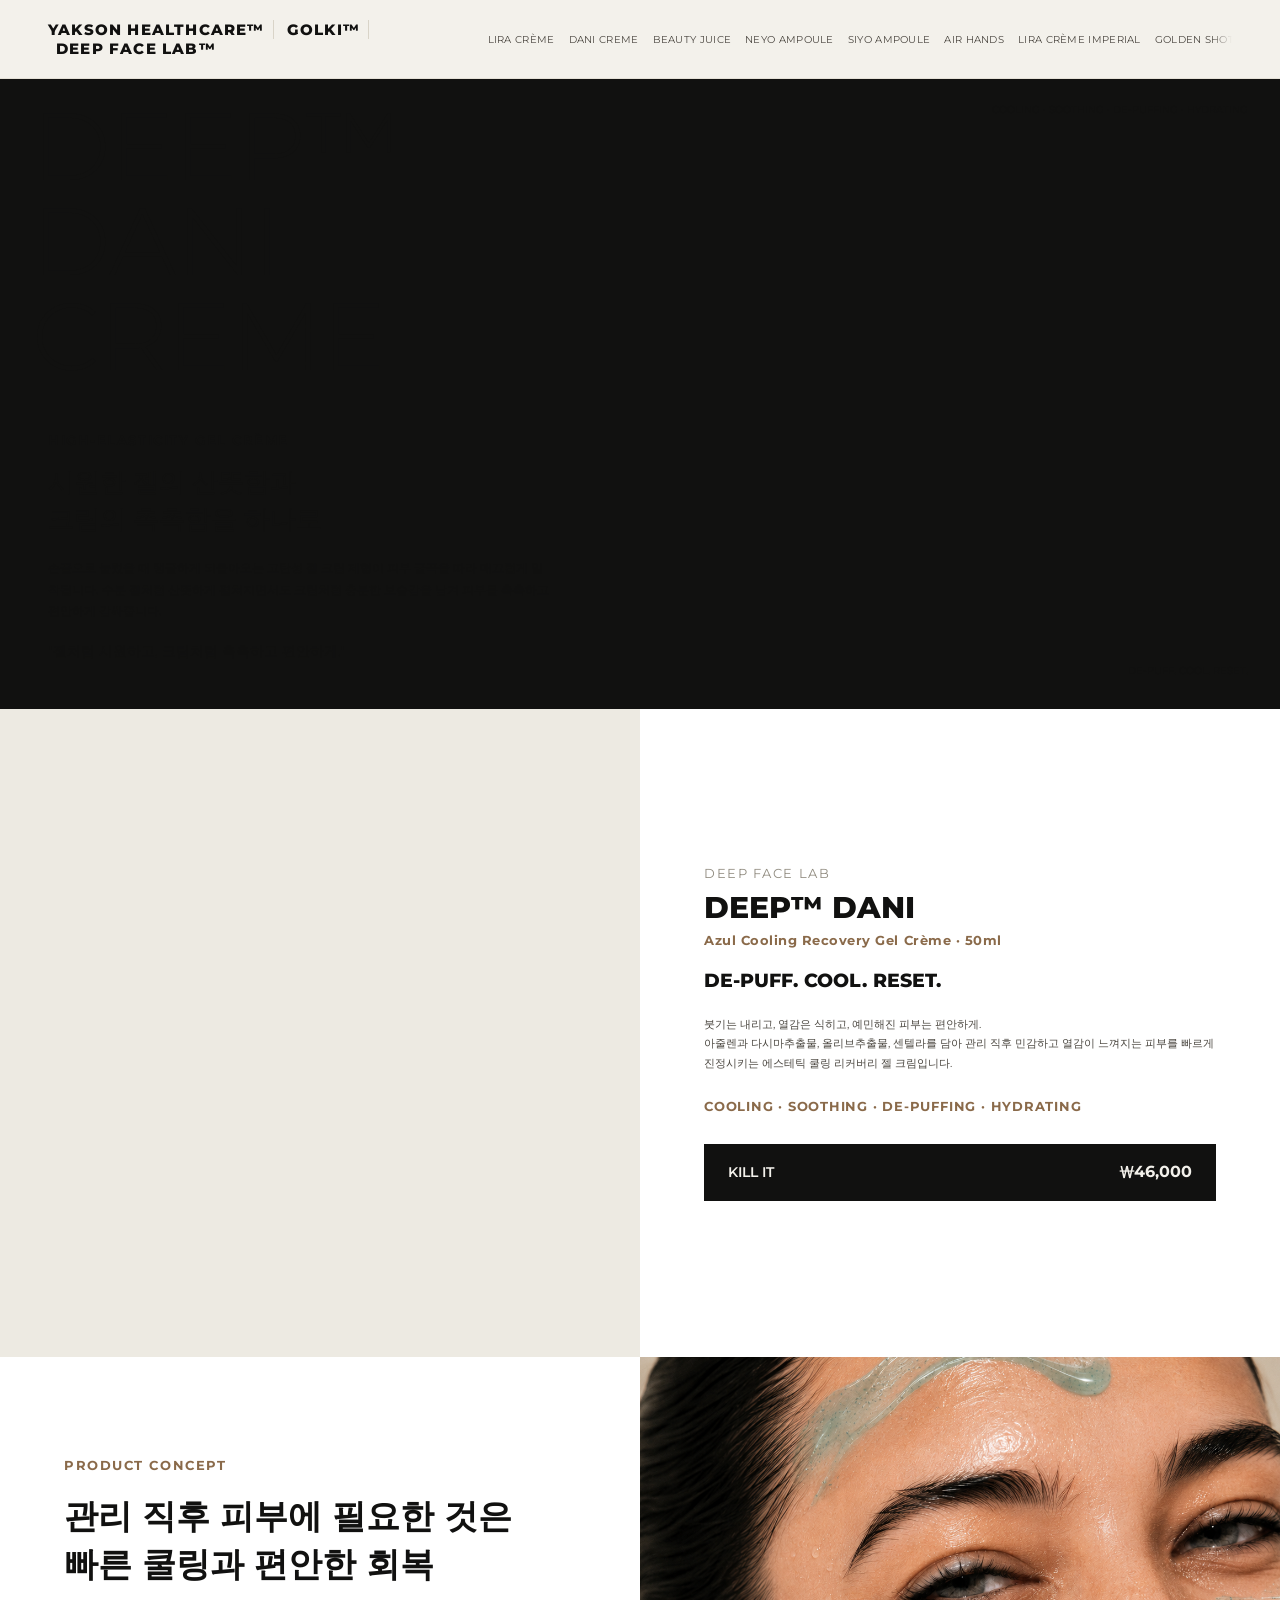
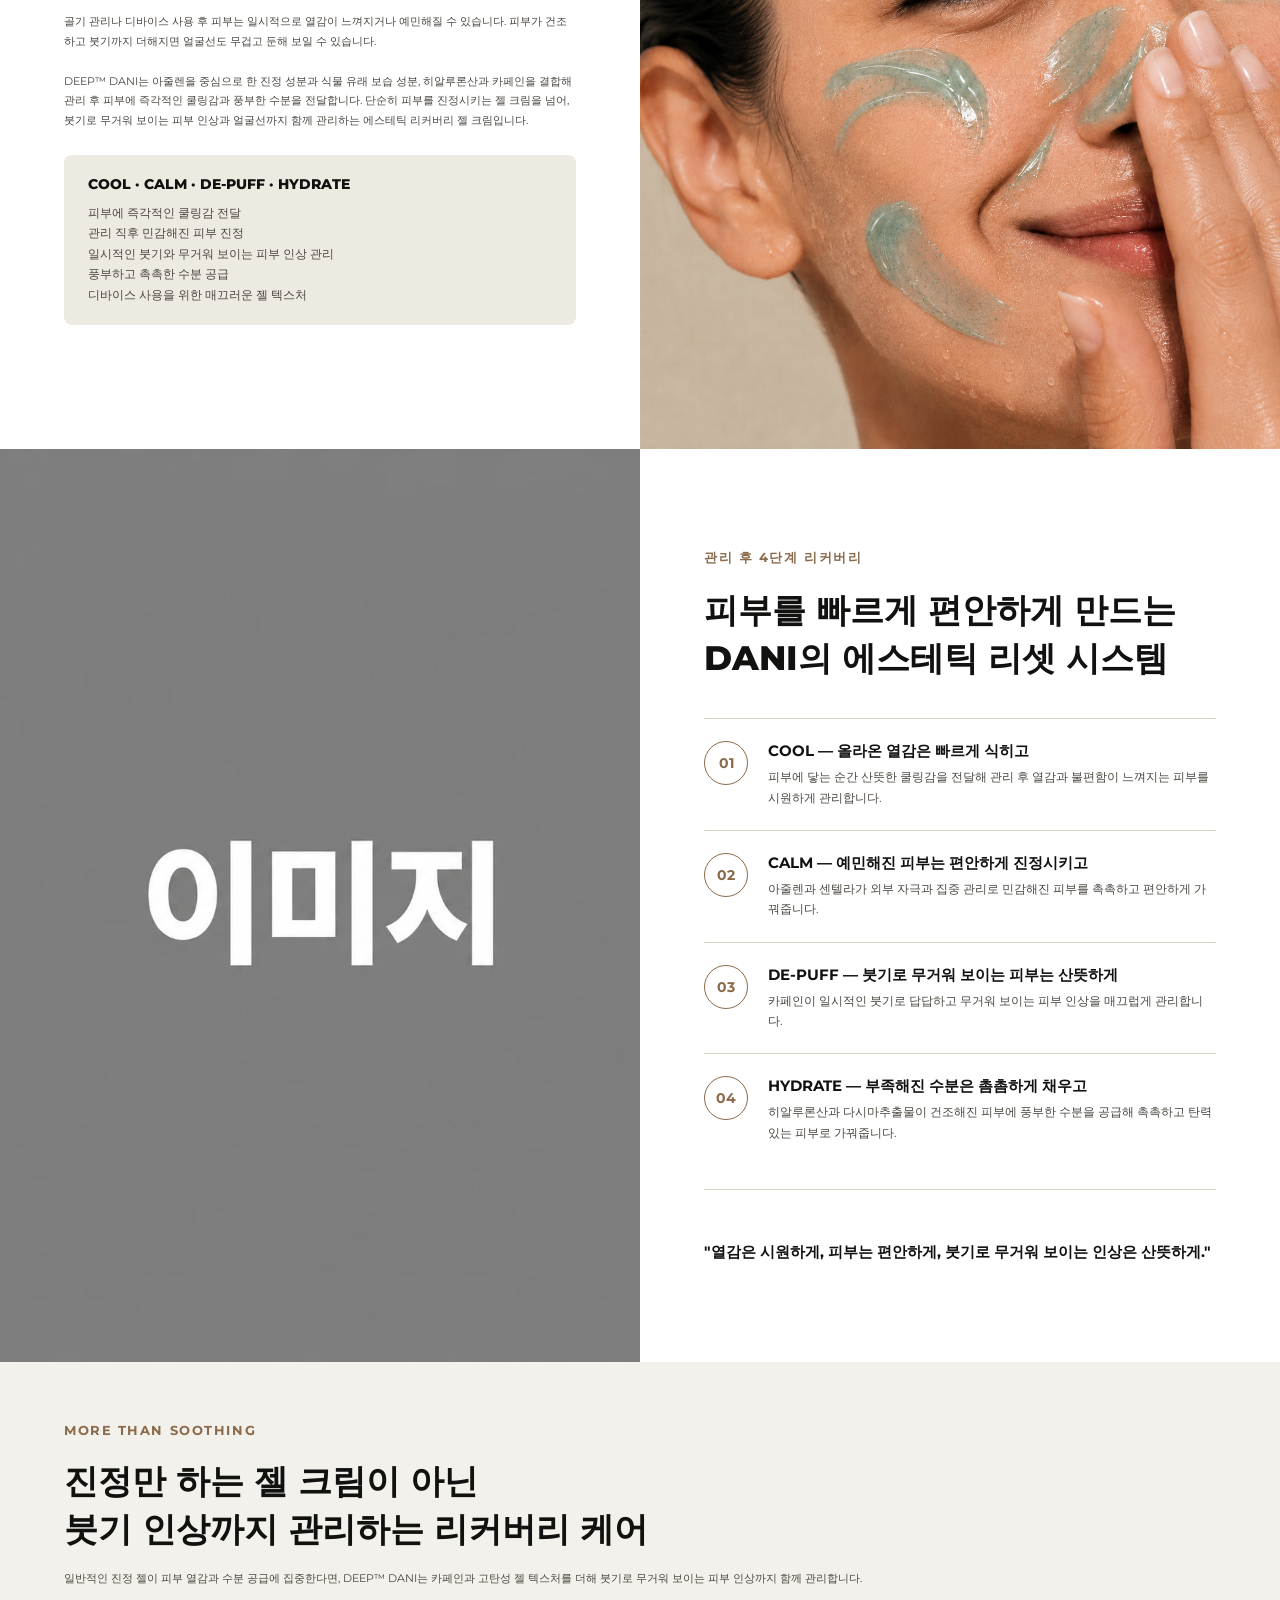
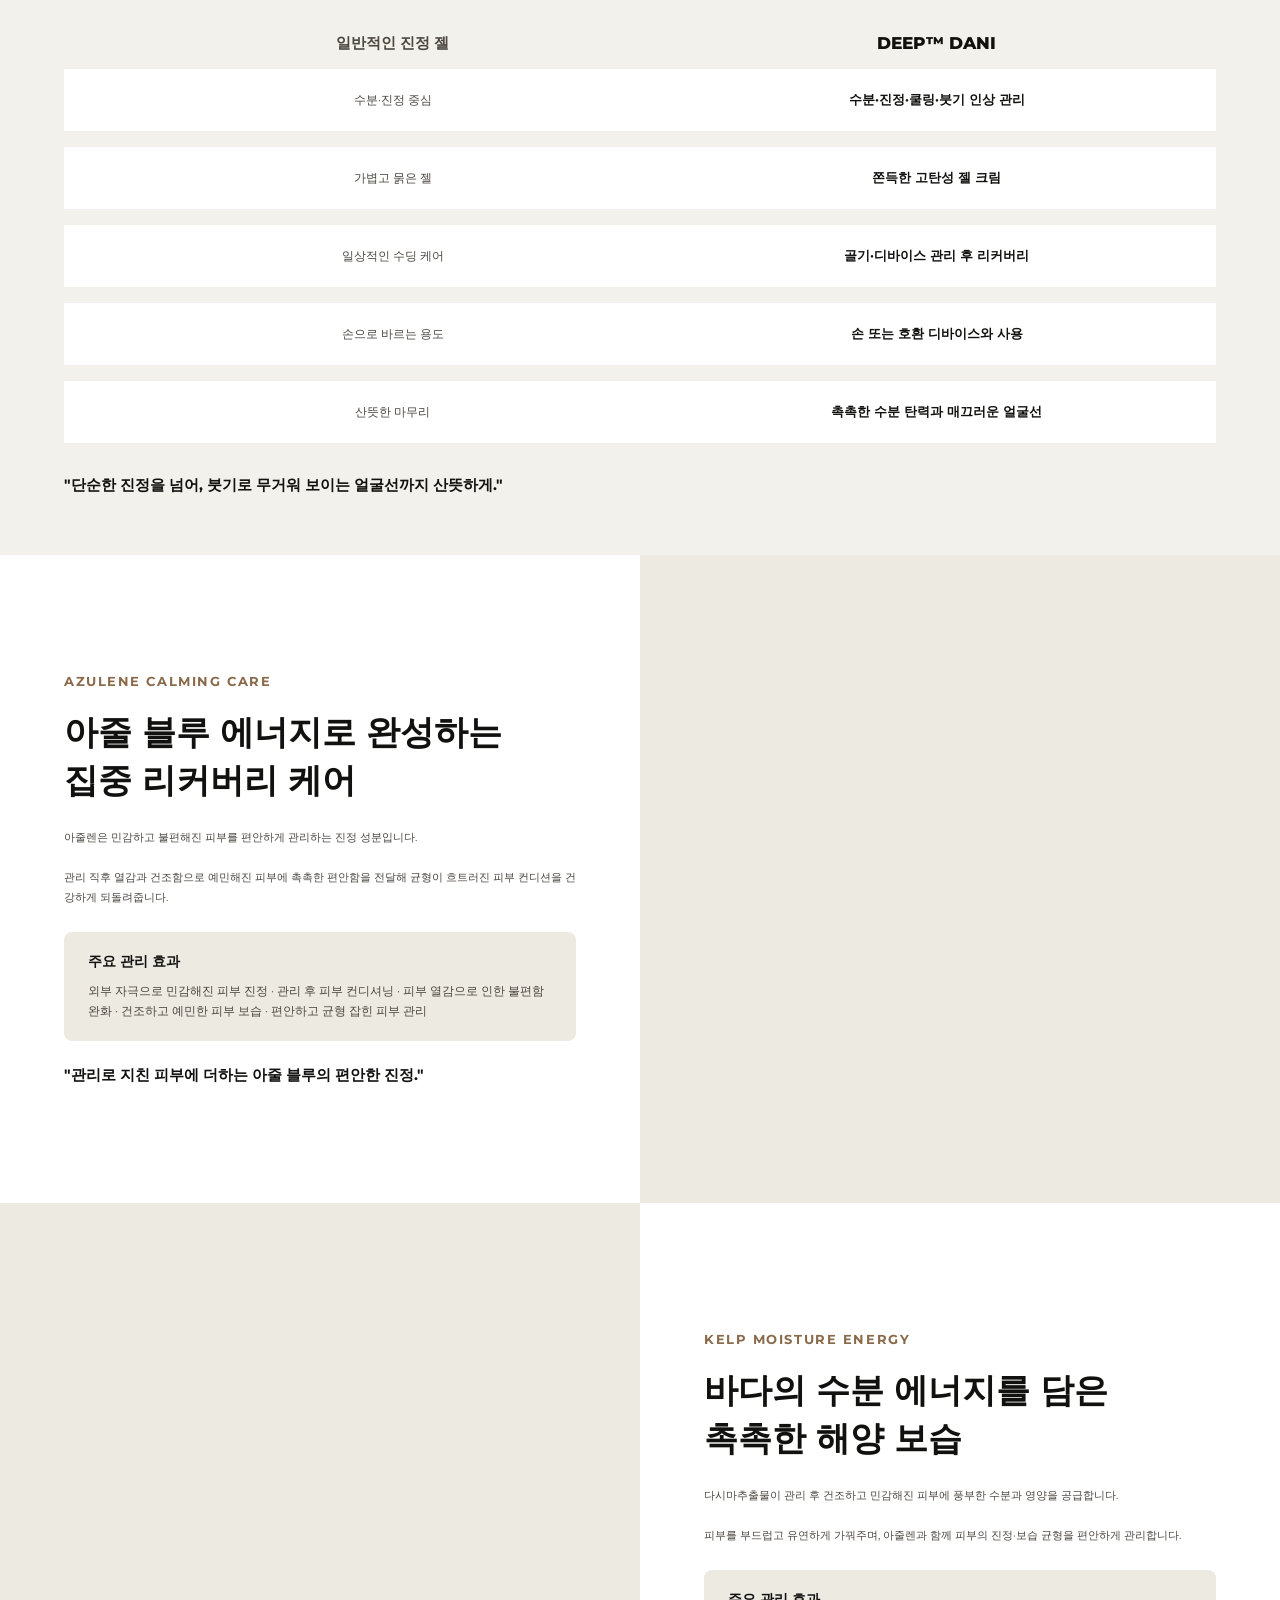
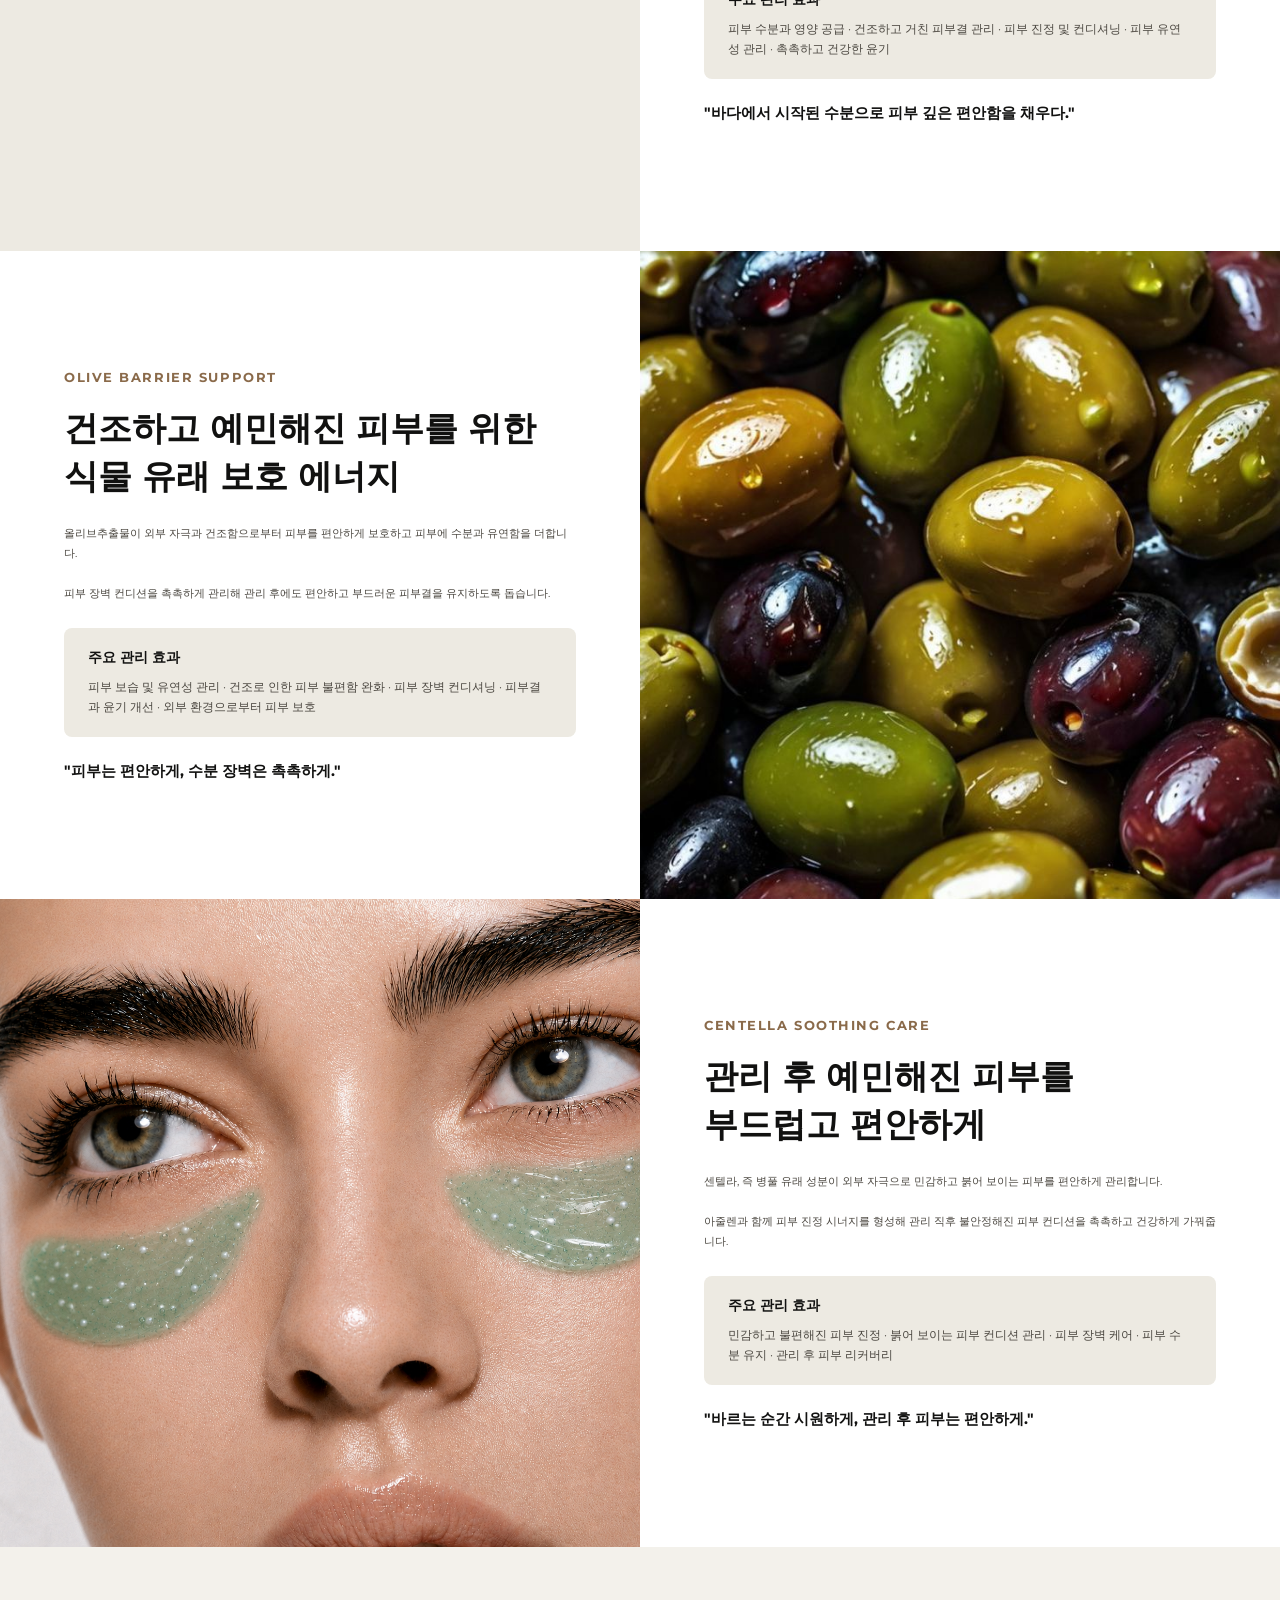
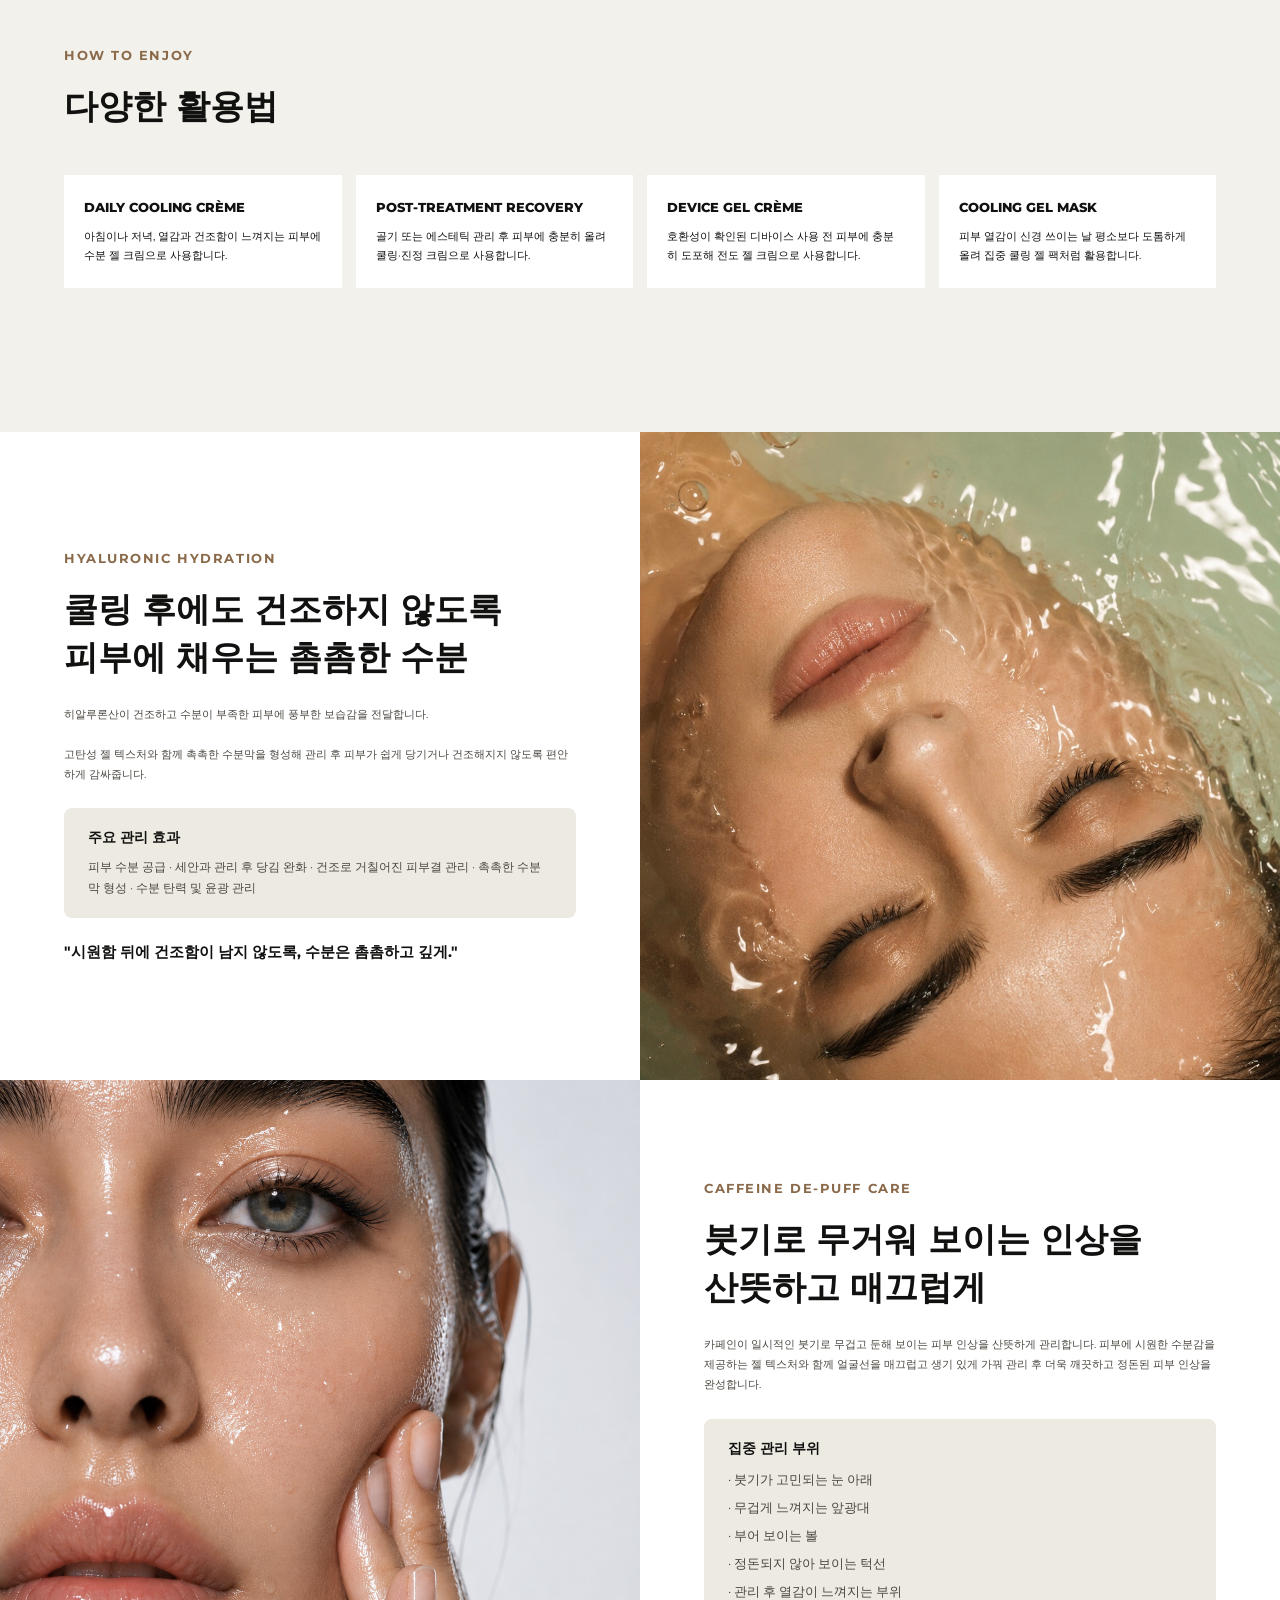
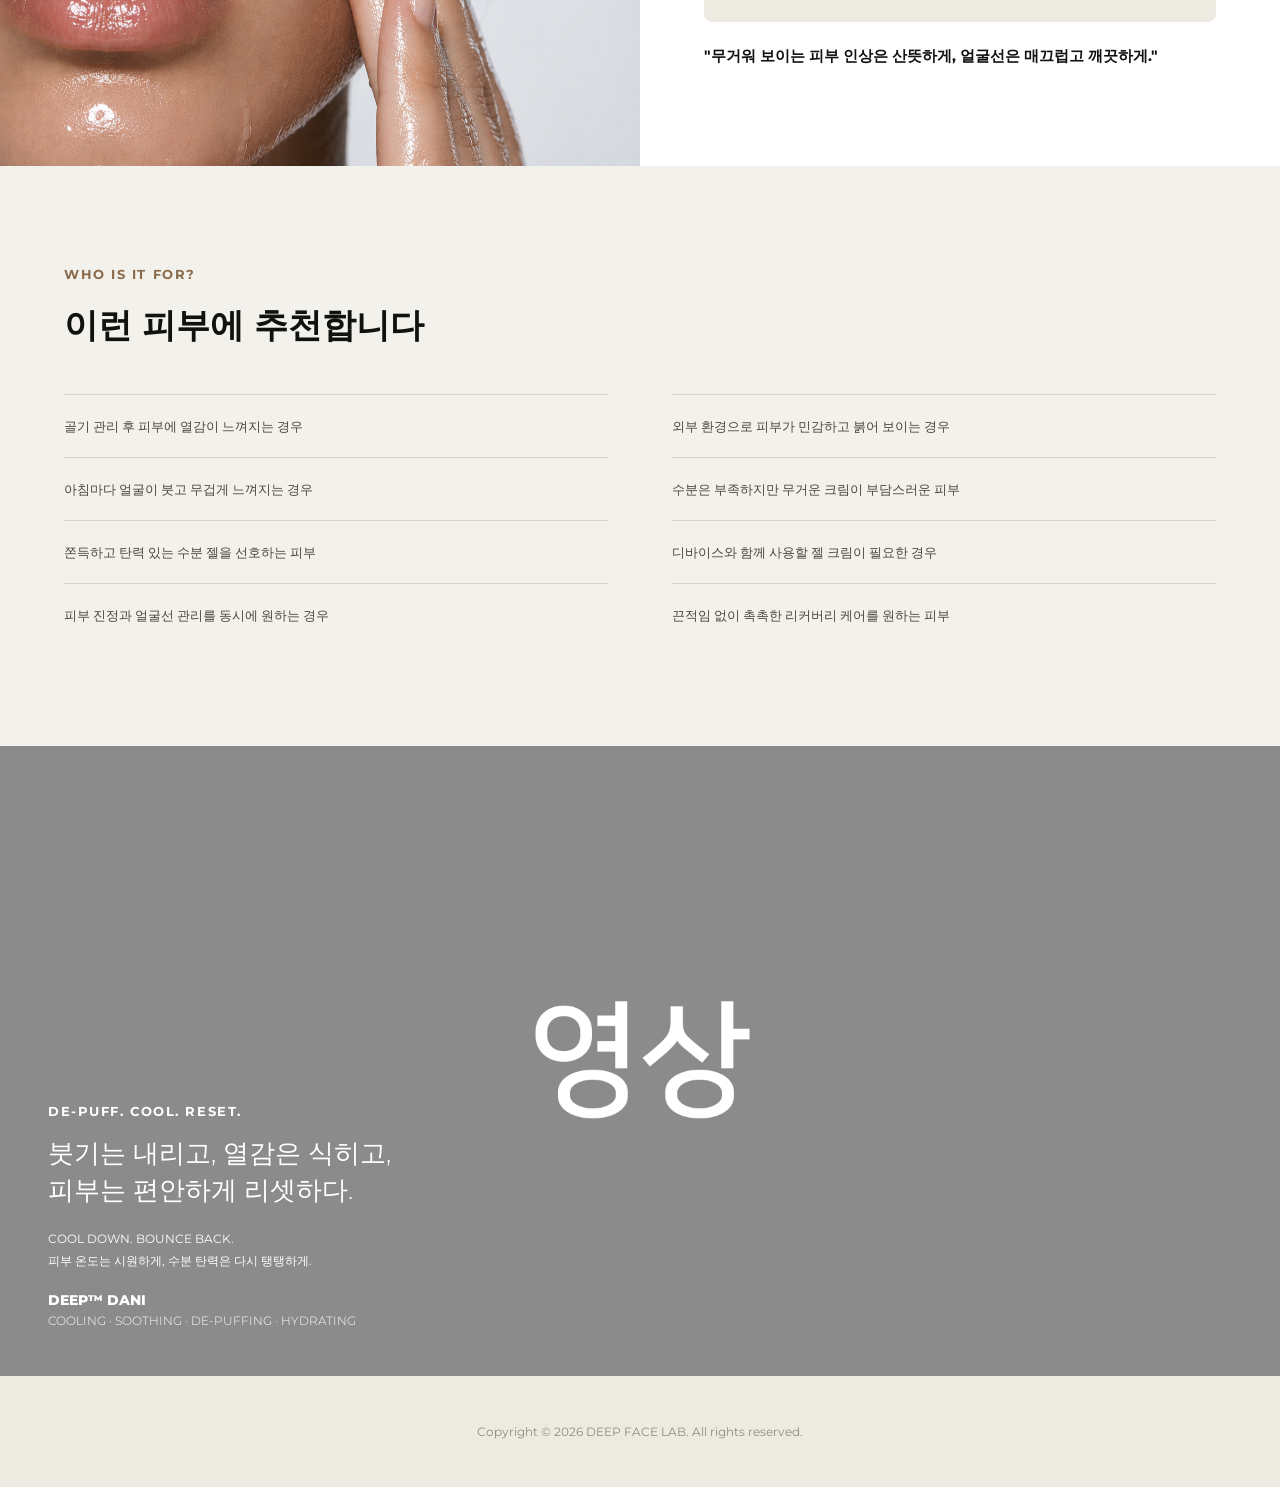
<file: deep/products/azul-gel-creme.html>
<!DOCTYPE html>
<html lang="ko">
<head>
<meta charset="utf-8">
<meta name="viewport" content="width=device-width, initial-scale=1">
<title>DEEP™ DANI — DEEP FACE LAB</title>
<link rel="stylesheet" href="../../style.css?v=19">
<link rel="stylesheet" href="../deep.css?v=76">
<link rel="stylesheet" href="../product.css?v=25">
</head>
<body>

<header class="dp-header">
  <div class="dp-logo">
    <a class="dp-logo__part" href="https://yaksonhealthcare.com/?NaPm=ct%3Dms4j7hif%7Cci%3Dcheckout%7Ctr%3Dds%7Ctrx%3Dnull%7Chk%3D2b1eb2c19a3b98ba91d987882d9d5e9d4704e793">YAKSON HEALTHCARE™</a>
    <a class="dp-logo__part" href="../../airhands.html">GOLKI™</a>
    <a class="dp-logo__part" href="../deep.html">DEEP FACE LAB™</a>
  </div>
  <nav class="dp-nav">
    <div class="dp-nav__row">
      <a href="lira-creme.html">LIRA CRÈME</a>
      <a href="azul-gel-creme.html">DANI CREME</a>
      <a href="lira-daily-green-juice.html">BEAUTY JUICE</a>
      <a href="antioxidant-ampoule.html">NEYO AMPOULE</a>
      <a href="lifting-ampoule.html">SIYO AMPOULE</a>
    </div>
    <div class="dp-nav__row">
      <a href="../../airhands.html">AIR HANDS</a>
      <a href="lira-creme-supreme.html">LIRA CRÈME IMPERIAL</a>
      <a href="golden-shot.html">GOLDEN SHOT</a>
      <a href="booster-toner.html">GETTA TONER</a>
    </div>
  </nav>
</header>

<!-- ============ HIGH-ELASTICITY GEL TEXTURE — hero tagline ============ -->
<section class="dp-hero-tagline dp-hero-tagline--dark-text">
  <video autoplay muted loop playsinline>
    <source src="./assets/dani-texture-video.mp4" type="video/mp4">
  </video>
  <div class="dp-hero-tagline__mark dp-hero-tagline__mark--lg"><span>DEEP™</span><br><span>DANI</span><br><span>CREME</span></div>
  <div class="dp-hero-tagline__sub">COOLING · SOOTHING · DE-PUFFING · HYDRATING</div>
  <div class="dp-hero-tagline__panel">
    <div class="dp-hero-tagline__kicker">HIGH-ELASTICITY GEL CRÈME</div>
    <div class="dp-hero-tagline__title">시원한 젤의 산뜻함과<br>크림의 촉촉함을 하나로</div>
    <div class="dp-hero-tagline__body">손끝으로 눌렀을 때 탱글하게 되돌아오는 고탄성 젤 크림 제형이 피부 굴곡을 따라 매끄럽게 밀착됩니다. 수분 젤처럼 산뜻하게 펼쳐지면서도 크림처럼 충분한 보습감을 남겨 피부를 촉촉하고 편안하게 감싸줍니다.</div>
    <div class="dp-hero-tagline__quote">"젤처럼 시원하고, 크림처럼 촉촉하고 편안하게."</div>
  </div>
  <div class="dp-hero-tagline__footer-label">DE-PUFF. COOL. RESET.</div>
</section>

<!-- ============ OVERVIEW — video left / info right ============ -->
<section class="dp-split dp-split--50-50">
  <div class="dp-split__media">
    <video autoplay muted loop playsinline>
      <source src="./assets/dani-hero-video.mp4" type="video/mp4">
    </video>
  </div>
  <div class="dp-split__text">
    <div class="dp-overview__eyebrow">DEEP FACE LAB</div>
    <div class="dp-overview__name">DEEP™ DANI</div>
    <div class="dp-overview__subtitle">Azul Cooling Recovery Gel Crème · 50ml</div>
    <div class="dp-overview__headline">DE-PUFF. COOL. RESET.</div>
    <p class="dp-body">붓기는 내리고, 열감은 식히고, 예민해진 피부는 편안하게.<br>아줄렌과 다시마추출물, 올리브추출물, 센텔라를 담아 관리 직후 민감하고 열감이 느껴지는 피부를 빠르게 진정시키는 에스테틱 쿨링 리커버리 젤 크림입니다.</p>
    <div class="dp-accent-label">COOLING · SOOTHING · DE-PUFFING · HYDRATING</div>
    <div class="dp-overview__cta">
      <span class="dp-overview__cta-label">KILL IT</span>
      <span class="dp-overview__cta-price">₩46,000</span>
    </div>
  </div>
</section>

<!-- ============ CONCEPT — text left / image right ============ -->
<section class="dp-split dp-split--50-50">
  <div class="dp-split__text">
    <div class="dp-kicker">PRODUCT CONCEPT</div>
    <div class="dp-h2">관리 직후 피부에 필요한 것은<br>빠른 쿨링과 편안한 회복</div>
    <p class="dp-body">
      골기 관리나 디바이스 사용 후 피부는 일시적으로 열감이 느껴지거나 예민해질 수 있습니다. 피부가 건조하고 붓기까지 더해지면 얼굴선도 무겁고 둔해 보일 수 있습니다.<br><br>
      DEEP™ DANI는 아줄렌을 중심으로 한 진정 성분과 식물 유래 보습 성분, 히알루론산과 카페인을 결합해 관리 후 피부에 즉각적인 쿨링감과 풍부한 수분을 전달합니다. 단순히 피부를 진정시키는 젤 크림을 넘어, 붓기로 무거워 보이는 피부 인상과 얼굴선까지 함께 관리하는 에스테틱 리커버리 젤 크림입니다.
    </p>
    <div class="dp-fact-box">
      <div class="dp-fact-box__title">COOL · CALM · DE-PUFF · HYDRATE</div>
      <div class="dp-fact-box__body">피부에 즉각적인 쿨링감 전달<br>관리 직후 민감해진 피부 진정<br>일시적인 붓기와 무거워 보이는 피부 인상 관리<br>풍부하고 촉촉한 수분 공급<br>디바이스 사용을 위한 매끄러운 젤 텍스처</div>
    </div>
  </div>
  <div class="dp-split__media">
    <img src="./assets/dani-concept.jpeg" alt="DEEP DANI">
  </div>
</section>

<!-- ============ 4-STEP RESET SYSTEM — image left / list right ============ -->
<section class="dp-split dp-split--50-50">
  <div class="dp-split__media">
    <img src="../assets/placeholder-image-square.webp" alt="DEEP DANI">
  </div>
  <div class="dp-split__text">
    <div class="dp-kicker">관리 후 4단계 리커버리</div>
    <div class="dp-h2" style="margin-bottom:36px;">피부를 빠르게 편안하게 만드는<br>DANI의 에스테틱 리셋 시스템</div>
    <div class="dp-step-list" data-step-list='[
      {"n":"01","title":"COOL — 올라온 열감은 빠르게 식히고","desc":"피부에 닿는 순간 산뜻한 쿨링감을 전달해 관리 후 열감과 불편함이 느껴지는 피부를 시원하게 관리합니다."},
      {"n":"02","title":"CALM — 예민해진 피부는 편안하게 진정시키고","desc":"아줄렌과 센텔라가 외부 자극과 집중 관리로 민감해진 피부를 촉촉하고 편안하게 가꿔줍니다."},
      {"n":"03","title":"DE-PUFF — 붓기로 무거워 보이는 피부는 산뜻하게","desc":"카페인이 일시적인 붓기로 답답하고 무거워 보이는 피부 인상을 매끄럽게 관리합니다."},
      {"n":"04","title":"HYDRATE — 부족해진 수분은 촘촘하게 채우고","desc":"히알루론산과 다시마추출물이 건조해진 피부에 풍부한 수분을 공급해 촉촉하고 탄력 있는 피부로 가꿔줍니다."}
    ]'></div>
    <div class="dp-rule" style="margin-top:24px;"></div>
    <p class="dp-tagline" style="margin-top:24px;">"열감은 시원하게, 피부는 편안하게, 붓기로 무거워 보이는 인상은 산뜻하게."</p>
  </div>
</section>

<!-- ============ MORE THAN SOOTHING — comparison table ============ -->
<section class="dp-comparison">
  <div class="dp-comparison__inner">
    <div class="dp-kicker">MORE THAN SOOTHING</div>
    <div class="dp-h2" style="margin-bottom:16px;">진정만 하는 젤 크림이 아닌<br>붓기 인상까지 관리하는 리커버리 케어</div>
    <p class="dp-body" style="margin-bottom:44px;">일반적인 진정 젤이 피부 열감과 수분 공급에 집중한다면, DEEP™ DANI는 카페인과 고탄성 젤 텍스처를 더해 붓기로 무거워 보이는 피부 인상까지 함께 관리합니다.</p>
    <div class="dp-simple-compare__head">
      <div>일반적인 진정 젤</div>
      <div>DEEP™ DANI</div>
    </div>
    <div class="dp-simple-compare__rows" data-compare-rows='[
      {"a":"수분·진정 중심","b":"수분·진정·쿨링·붓기 인상 관리"},
      {"a":"가볍고 묽은 젤","b":"쫀득한 고탄성 젤 크림"},
      {"a":"일상적인 수딩 케어","b":"골기·디바이스 관리 후 리커버리"},
      {"a":"손으로 바르는 용도","b":"손 또는 호환 디바이스와 사용"},
      {"a":"산뜻한 마무리","b":"촉촉한 수분 탄력과 매끄러운 얼굴선"}
    ]'></div>
    <p class="dp-tagline" style="margin-top:32px;">"단순한 진정을 넘어, 붓기로 무거워 보이는 얼굴선까지 산뜻하게."</p>
  </div>
</section>

<!-- ============ AZULENE — text left / video right ============ -->
<section class="dp-split dp-split--50-50">
  <div class="dp-split__text">
    <div class="dp-kicker">AZULENE CALMING CARE</div>
    <div class="dp-h2">아줄 블루 에너지로 완성하는<br>집중 리커버리 케어</div>
    <p class="dp-body">
      아줄렌은 민감하고 불편해진 피부를 편안하게 관리하는 진정 성분입니다.<br><br>
      관리 직후 열감과 건조함으로 예민해진 피부에 촉촉한 편안함을 전달해 균형이 흐트러진 피부 컨디션을 건강하게 되돌려줍니다.
    </p>
    <div class="dp-fact-box">
      <div class="dp-fact-box__title">주요 관리 효과</div>
      <div class="dp-fact-box__body">외부 자극으로 민감해진 피부 진정 · 관리 후 피부 컨디셔닝 · 피부 열감으로 인한 불편함 완화 · 건조하고 예민한 피부 보습 · 편안하고 균형 잡힌 피부 관리</div>
    </div>
    <p class="dp-tagline">"관리로 지친 피부에 더하는 아줄 블루의 편안한 진정."</p>
  </div>
  <div class="dp-split__media">
    <video autoplay muted loop playsinline>
      <source src="./assets/dani-azulene-video.mp4" type="video/mp4">
    </video>
  </div>
</section>

<!-- ============ KELP EXTRACT — video left / text right ============ -->
<section class="dp-split dp-split--50-50">
  <div class="dp-split__media">
    <video autoplay muted loop playsinline>
      <source src="./assets/dani-kelp-video.mp4" type="video/mp4">
    </video>
  </div>
  <div class="dp-split__text">
    <div class="dp-kicker">KELP MOISTURE ENERGY</div>
    <div class="dp-h2">바다의 수분 에너지를 담은<br>촉촉한 해양 보습</div>
    <p class="dp-body">
      다시마추출물이 관리 후 건조하고 민감해진 피부에 풍부한 수분과 영양을 공급합니다.<br><br>
      피부를 부드럽고 유연하게 가꿔주며, 아줄렌과 함께 피부의 진정·보습 균형을 편안하게 관리합니다.
    </p>
    <div class="dp-fact-box">
      <div class="dp-fact-box__title">주요 관리 효과</div>
      <div class="dp-fact-box__body">피부 수분과 영양 공급 · 건조하고 거친 피부결 관리 · 피부 진정 및 컨디셔닝 · 피부 유연성 관리 · 촉촉하고 건강한 윤기</div>
    </div>
    <p class="dp-tagline">"바다에서 시작된 수분으로 피부 깊은 편안함을 채우다."</p>
  </div>
</section>

<!-- ============ OLIVE EXTRACT — text left / image right ============ -->
<section class="dp-split dp-split--50-50">
  <div class="dp-split__text">
    <div class="dp-kicker">OLIVE BARRIER SUPPORT</div>
    <div class="dp-h2">건조하고 예민해진 피부를 위한<br>식물 유래 보호 에너지</div>
    <p class="dp-body">
      올리브추출물이 외부 자극과 건조함으로부터 피부를 편안하게 보호하고 피부에 수분과 유연함을 더합니다.<br><br>
      피부 장벽 컨디션을 촉촉하게 관리해 관리 후에도 편안하고 부드러운 피부결을 유지하도록 돕습니다.
    </p>
    <div class="dp-fact-box">
      <div class="dp-fact-box__title">주요 관리 효과</div>
      <div class="dp-fact-box__body">피부 보습 및 유연성 관리 · 건조로 인한 피부 불편함 완화 · 피부 장벽 컨디셔닝 · 피부결과 윤기 개선 · 외부 환경으로부터 피부 보호</div>
    </div>
    <p class="dp-tagline">"피부는 편안하게, 수분 장벽은 촉촉하게."</p>
  </div>
  <div class="dp-split__media">
    <img src="./assets/dani-olive.jpeg" alt="DEEP DANI">
  </div>
</section>

<!-- ============ CENTELLA — image left / text right ============ -->
<section class="dp-split dp-split--50-50">
  <div class="dp-split__media">
    <img src="./assets/dani-centella.jpg" alt="DEEP DANI">
  </div>
  <div class="dp-split__text">
    <div class="dp-kicker">CENTELLA SOOTHING CARE</div>
    <div class="dp-h2">관리 후 예민해진 피부를<br>부드럽고 편안하게</div>
    <p class="dp-body">
      센텔라, 즉 병풀 유래 성분이 외부 자극으로 민감하고 붉어 보이는 피부를 편안하게 관리합니다.<br><br>
      아줄렌과 함께 피부 진정 시너지를 형성해 관리 직후 불안정해진 피부 컨디션을 촉촉하고 건강하게 가꿔줍니다.
    </p>
    <div class="dp-fact-box">
      <div class="dp-fact-box__title">주요 관리 효과</div>
      <div class="dp-fact-box__body">민감하고 불편해진 피부 진정 · 붉어 보이는 피부 컨디션 관리 · 피부 장벽 케어 · 피부 수분 유지 · 관리 후 피부 리커버리</div>
    </div>
    <p class="dp-tagline">"바르는 순간 시원하게, 관리 후 피부는 편안하게."</p>
  </div>
</section>

<!-- ============ WAYS TO USE ============ -->
<section class="dp-card-grid-section">
  <div class="dp-card-grid-section__inner">
    <div class="dp-kicker">HOW TO ENJOY</div>
    <div class="dp-h2" style="margin-bottom:44px;">다양한 활용법</div>
    <div class="dp-card-grid" data-cols="4" data-card-grid='[
      {"title":"DAILY COOLING CRÈME","desc":"아침이나 저녁, 열감과 건조함이 느껴지는 피부에 수분 젤 크림으로 사용합니다."},
      {"title":"POST-TREATMENT RECOVERY","desc":"골기 또는 에스테틱 관리 후 피부에 충분히 올려 쿨링·진정 크림으로 사용합니다."},
      {"title":"DEVICE GEL CRÈME","desc":"호환성이 확인된 디바이스 사용 전 피부에 충분히 도포해 전도 젤 크림으로 사용합니다."},
      {"title":"COOLING GEL MASK","desc":"피부 열감이 신경 쓰이는 날 평소보다 도톰하게 올려 집중 쿨링 젤 팩처럼 활용합니다."}
    ]'></div>
  </div>
</section>

<!-- ============ HYALURONIC — text left / image right ============ -->
<section class="dp-split dp-split--50-50">
  <div class="dp-split__text">
    <div class="dp-kicker">HYALURONIC HYDRATION</div>
    <div class="dp-h2">쿨링 후에도 건조하지 않도록<br>피부에 채우는 촘촘한 수분</div>
    <p class="dp-body">
      히알루론산이 건조하고 수분이 부족한 피부에 풍부한 보습감을 전달합니다.<br><br>
      고탄성 젤 텍스처와 함께 촉촉한 수분막을 형성해 관리 후 피부가 쉽게 당기거나 건조해지지 않도록 편안하게 감싸줍니다.
    </p>
    <div class="dp-fact-box">
      <div class="dp-fact-box__title">주요 관리 효과</div>
      <div class="dp-fact-box__body">피부 수분 공급 · 세안과 관리 후 당김 완화 · 건조로 거칠어진 피부결 관리 · 촉촉한 수분막 형성 · 수분 탄력 및 윤광 관리</div>
    </div>
    <p class="dp-tagline">"시원함 뒤에 건조함이 남지 않도록, 수분은 촘촘하고 깊게."</p>
  </div>
  <div class="dp-split__media">
    <img src="./assets/dani-hyaluronic.png" alt="DEEP DANI">
  </div>
</section>

<!-- ============ CAFFEINE — image left / target list right ============ -->
<section class="dp-split dp-split--50-50">
  <div class="dp-split__media">
    <img src="./assets/dani-caffeine.png" alt="DEEP DANI">
  </div>
  <div class="dp-split__text">
    <div class="dp-kicker">CAFFEINE DE-PUFF CARE</div>
    <div class="dp-h2">붓기로 무거워 보이는 인상을<br>산뜻하고 매끄럽게</div>
    <p class="dp-body">
      카페인이 일시적인 붓기로 무겁고 둔해 보이는 피부 인상을 산뜻하게 관리합니다. 피부에 시원한 수분감을 제공하는 젤 텍스처와 함께 얼굴선을 매끄럽고 생기 있게 가꿔 관리 후 더욱 깨끗하고 정돈된 피부 인상을 완성합니다.
    </p>
    <div class="dp-fact-box">
      <div class="dp-fact-box__title">집중 관리 부위</div>
      <div class="dp-whofor__list" data-text-list='[
        "· 붓기가 고민되는 눈 아래",
        "· 무겁게 느껴지는 앞광대",
        "· 부어 보이는 볼",
        "· 정돈되지 않아 보이는 턱선",
        "· 관리 후 열감이 느껴지는 부위"
      ]'></div>
    </div>
    <p class="dp-tagline">"무거워 보이는 피부 인상은 산뜻하게, 얼굴선은 매끄럽고 깨끗하게."</p>
  </div>
</section>

<!-- ============ WHO IS IT FOR ============ -->
<section class="dp-whofor">
  <div class="dp-whofor__inner">
    <div class="dp-kicker">WHO IS IT FOR?</div>
    <div class="dp-h2" style="margin-bottom:44px;">이런 피부에 추천합니다</div>
    <div class="dp-whofor__grid" data-text-list='[
      "골기 관리 후 피부에 열감이 느껴지는 경우",
      "외부 환경으로 피부가 민감하고 붉어 보이는 경우",
      "아침마다 얼굴이 붓고 무겁게 느껴지는 경우",
      "수분은 부족하지만 무거운 크림이 부담스러운 피부",
      "쫀득하고 탄력 있는 수분 젤을 선호하는 피부",
      "디바이스와 함께 사용할 젤 크림이 필요한 경우",
      "피부 진정과 얼굴선 관리를 동시에 원하는 경우",
      "끈적임 없이 촉촉한 리커버리 케어를 원하는 피부"
    ]'></div>
  </div>
</section>

<!-- ============ CLOSING — full frame video ============ -->
<section class="dp-hero-tagline">
  <img src="../assets/placeholder-video.png" alt="영상">
  <div class="dp-hero-tagline__panel">
    <div class="dp-hero-tagline__kicker">DE-PUFF. COOL. RESET.</div>
    <div class="dp-hero-tagline__title">붓기는 내리고, 열감은 식히고,<br>피부는 편안하게 리셋하다.</div>
    <div class="dp-hero-tagline__body">COOL DOWN. BOUNCE BACK.<br>피부 온도는 시원하게, 수분 탄력은 다시 탱탱하게.</div>
    <div class="dp-hero-tagline__quote" style="font-weight:800;margin-bottom:4px;">DEEP™ DANI</div>
    <div class="dp-hero-tagline__quote" style="font-size:12px;">COOLING · SOOTHING · DE-PUFFING · HYDRATING</div>
  </div>
</section>

<footer class="dp-product-footer">Copyright © 2026 DEEP FACE LAB. All rights reserved.</footer>

<script src="../product.js?v=2"></script>
</body>
</html>
</file>
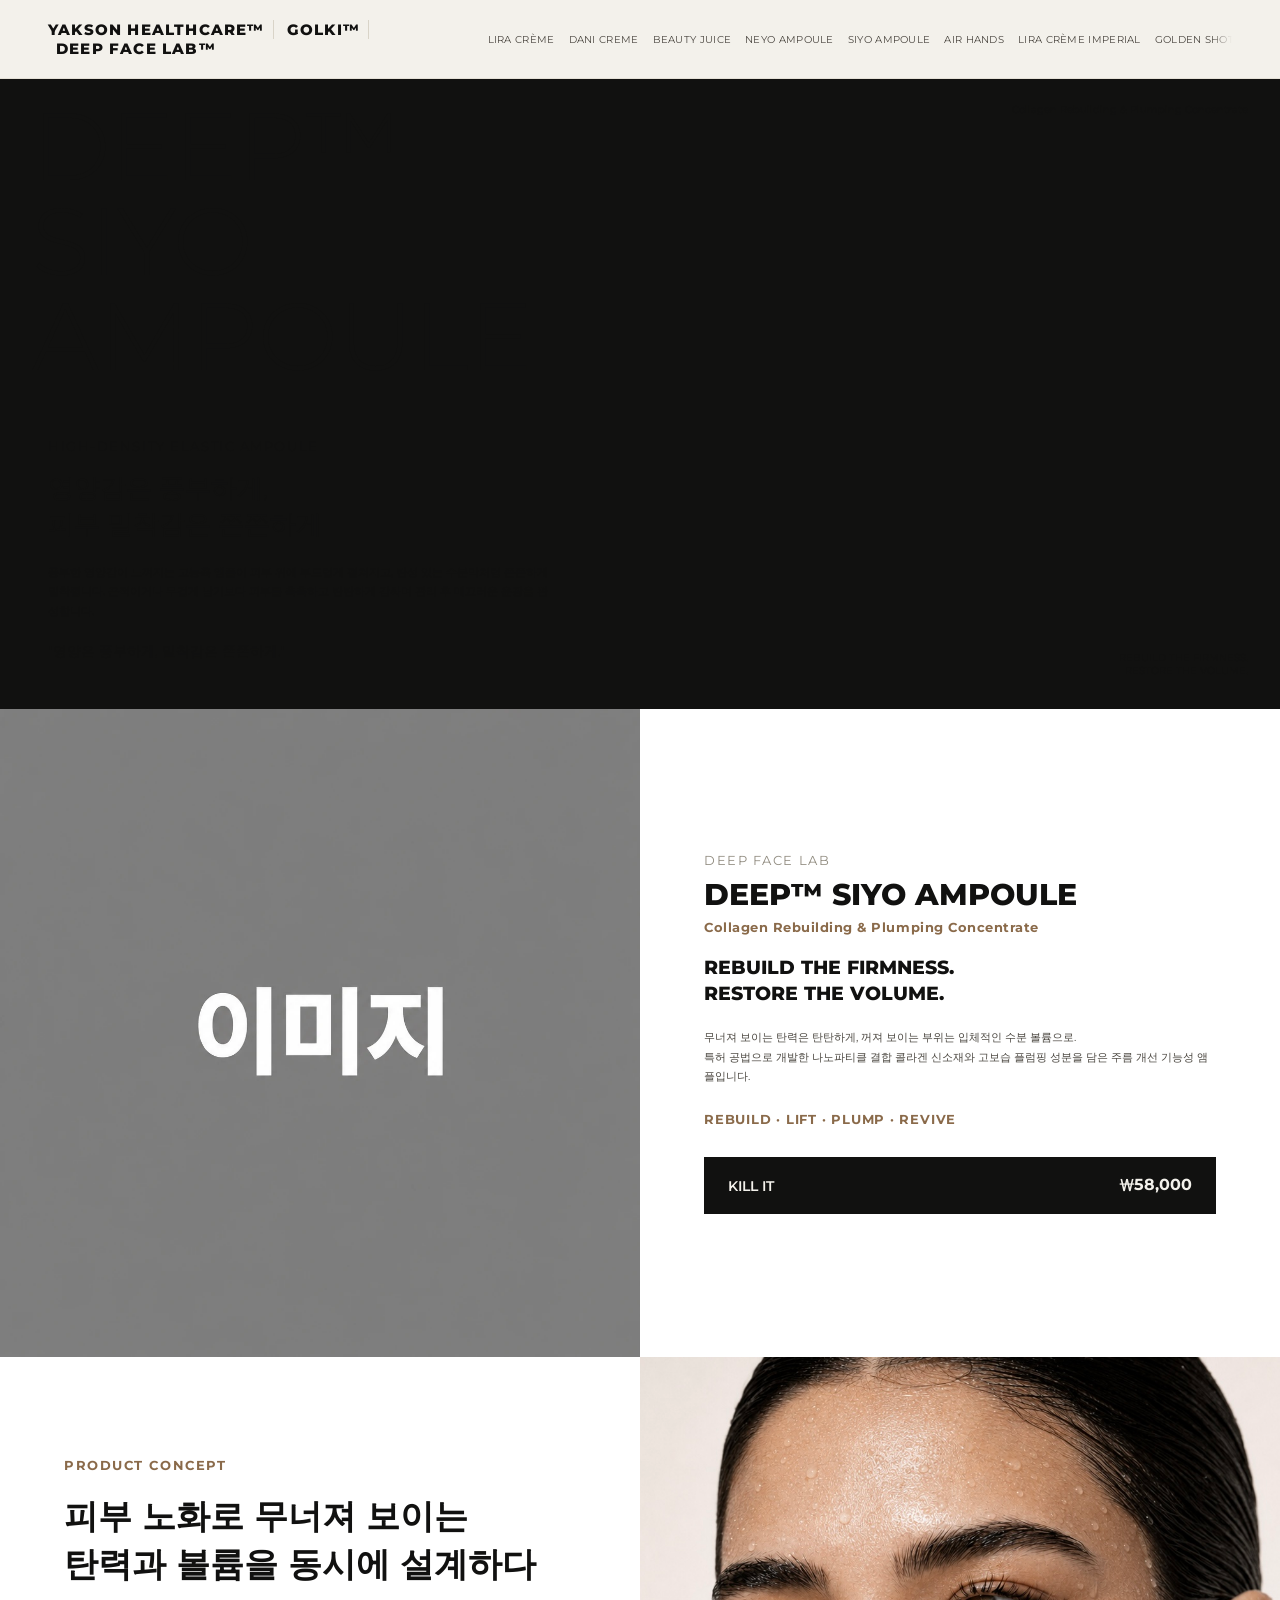
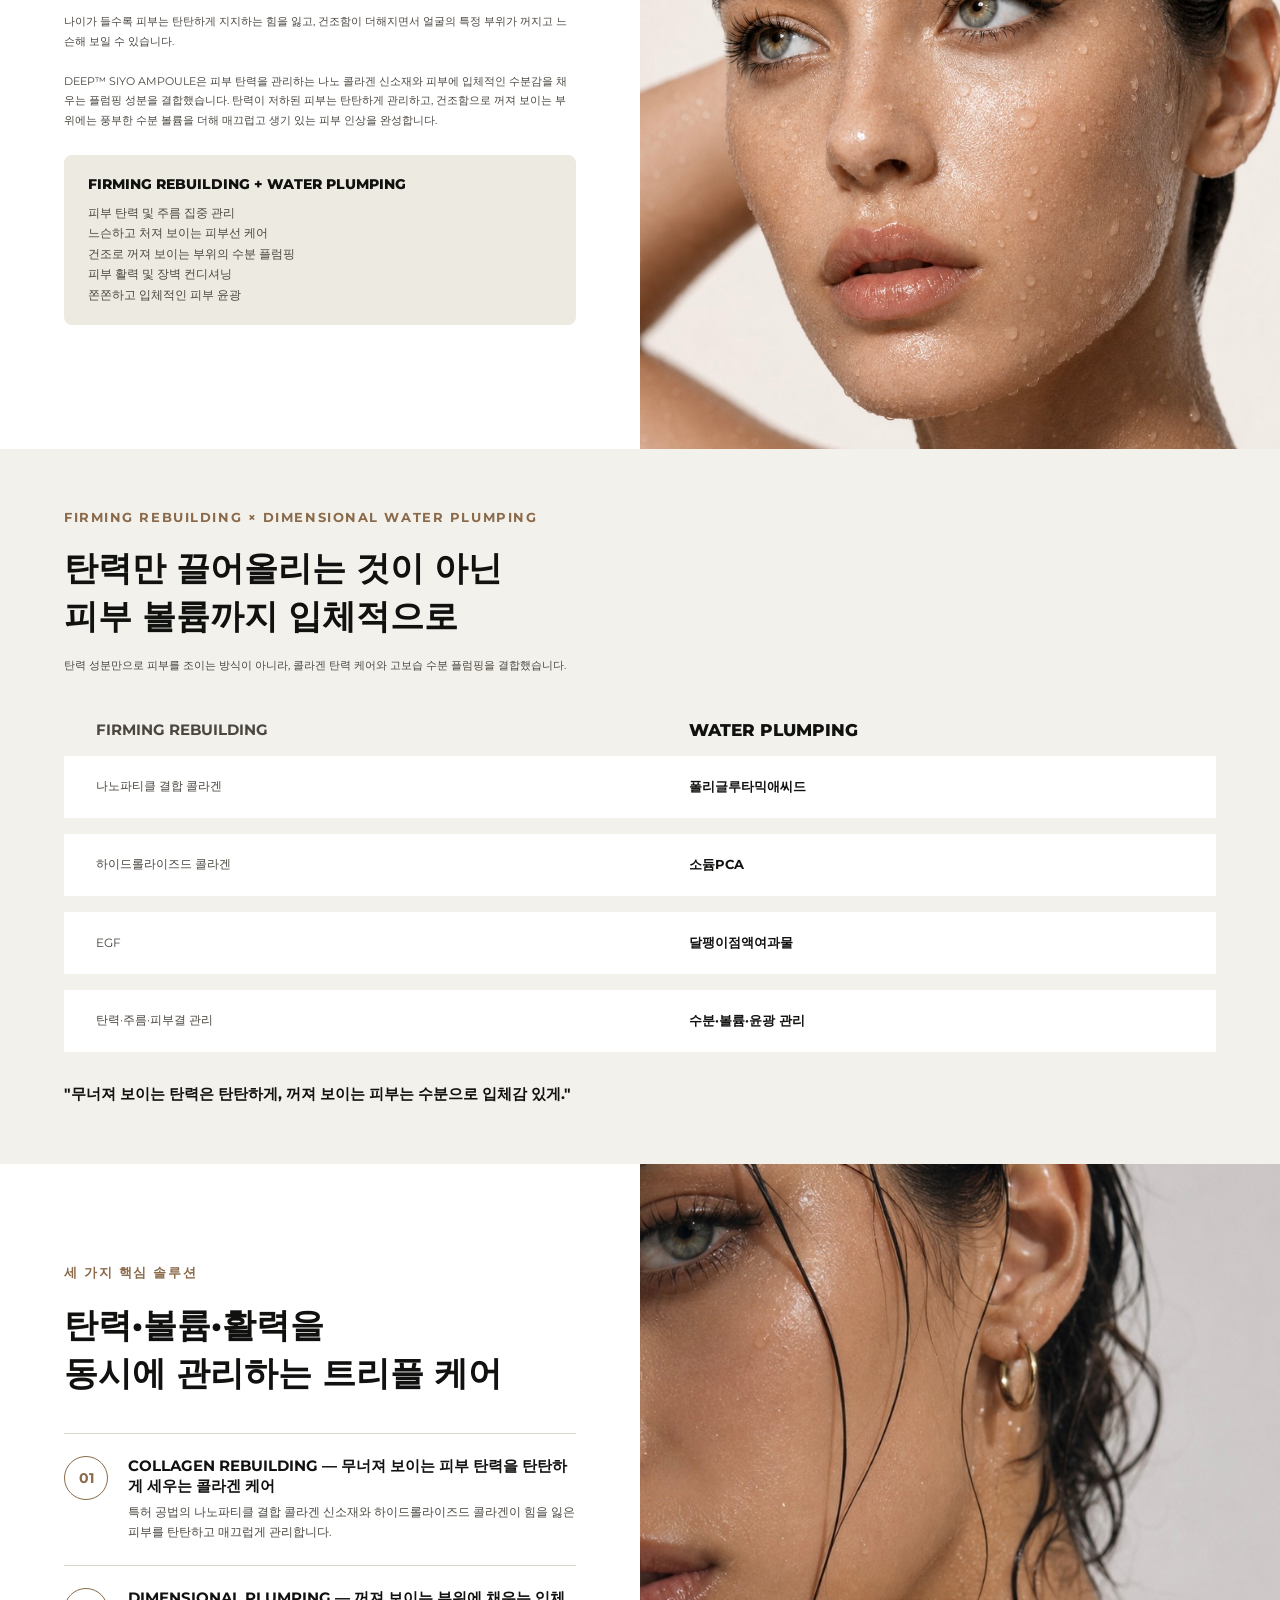
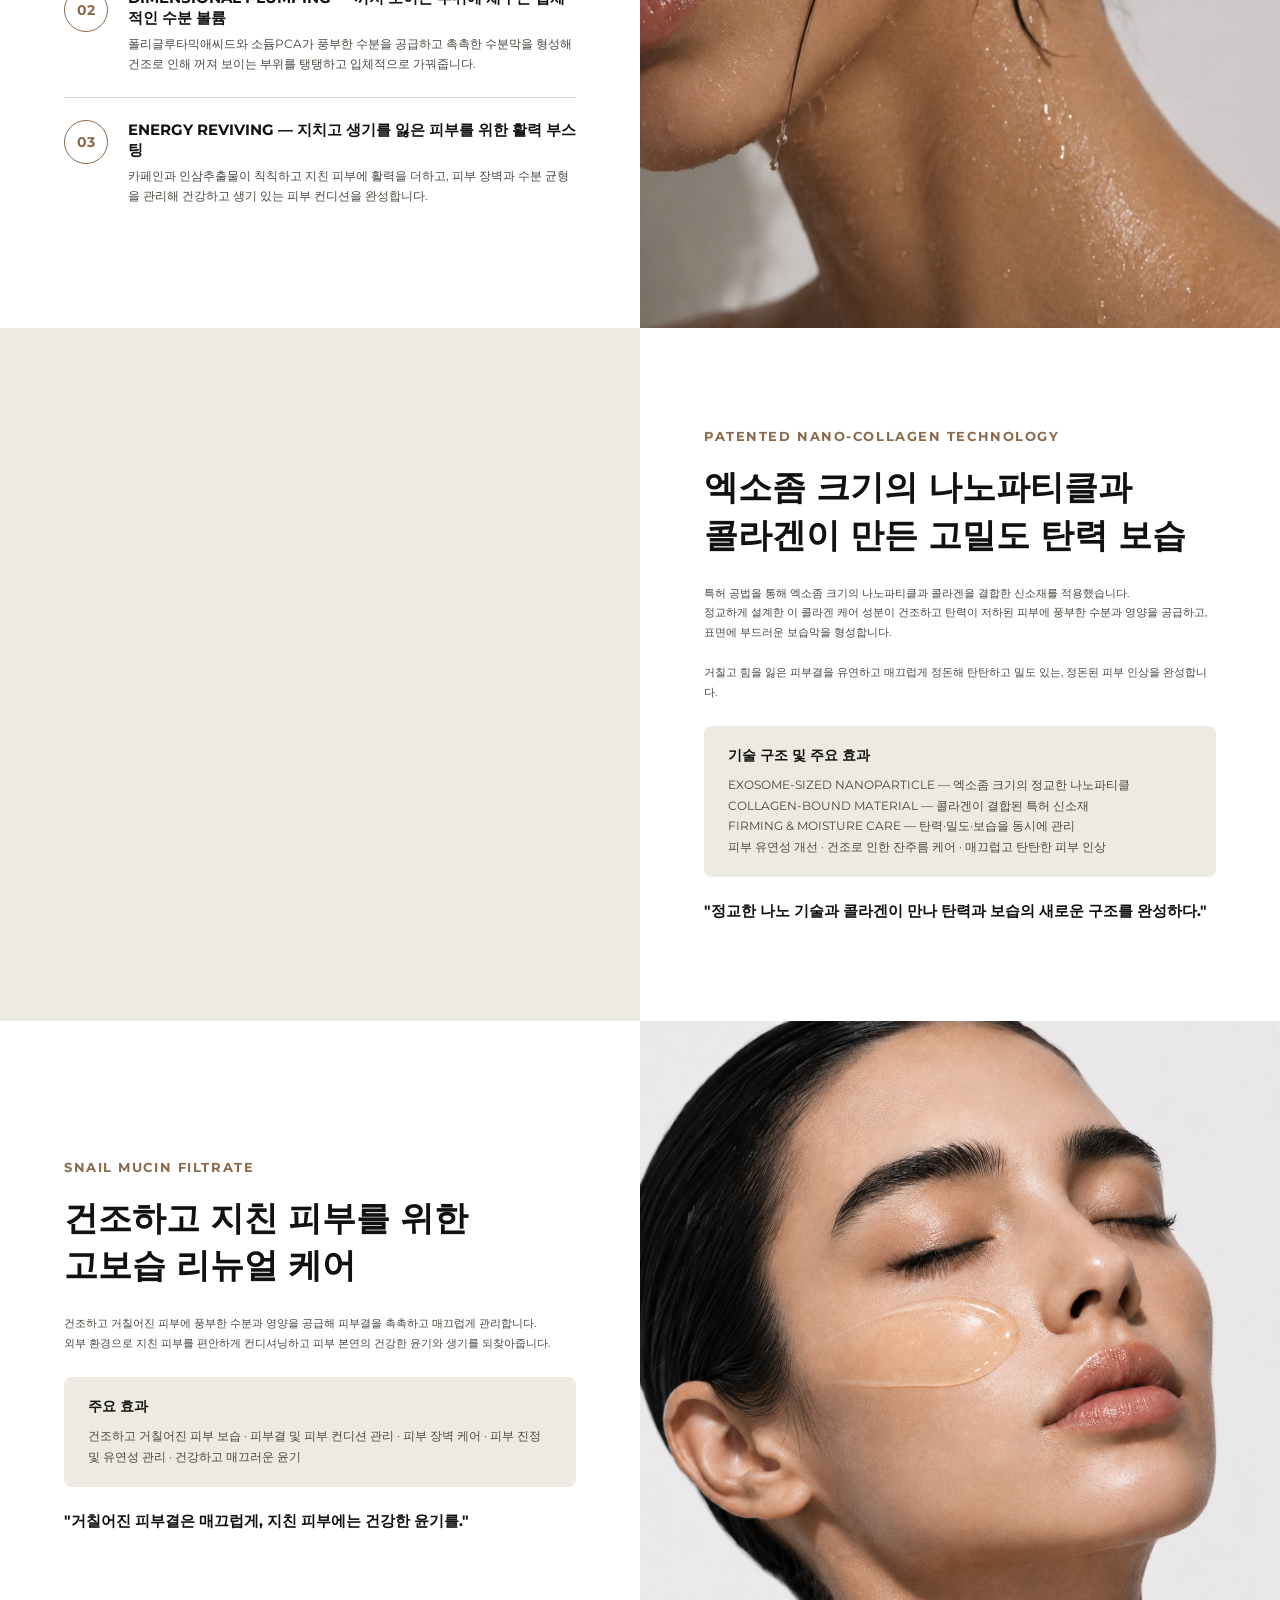
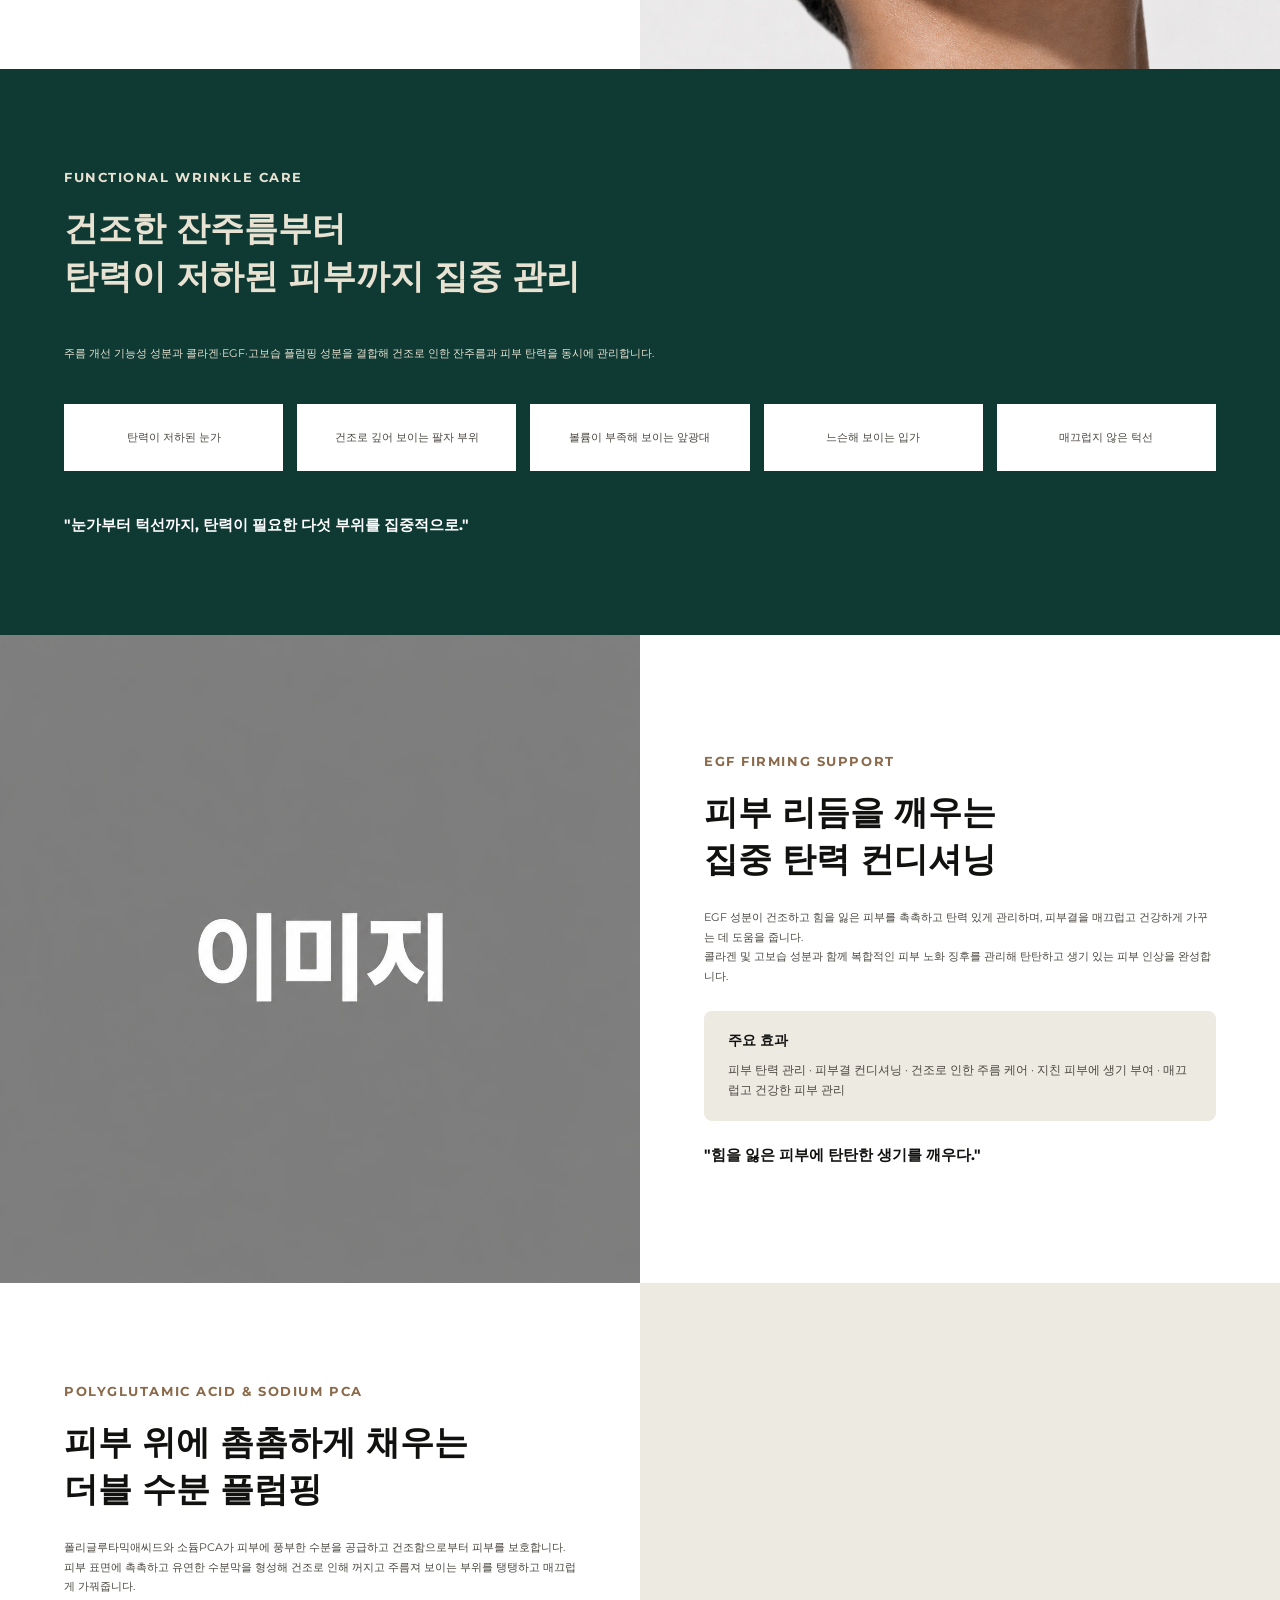
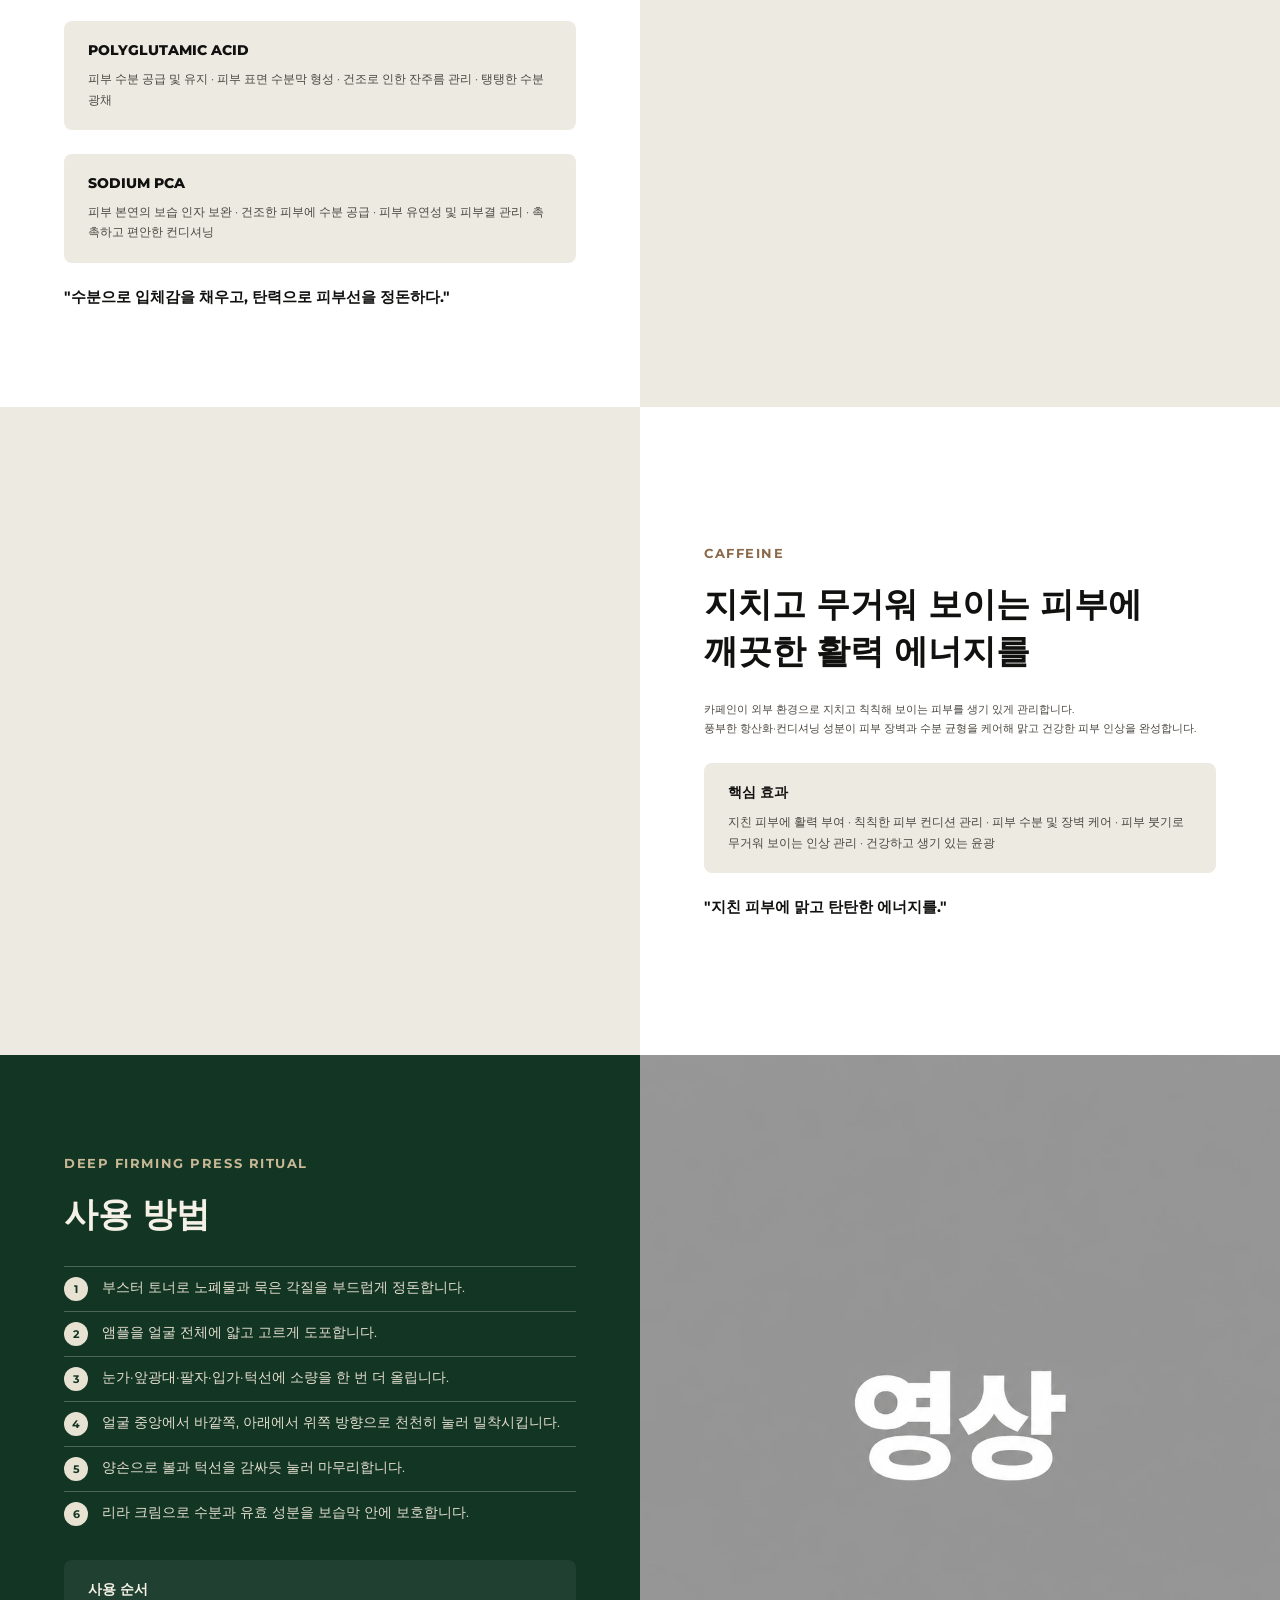
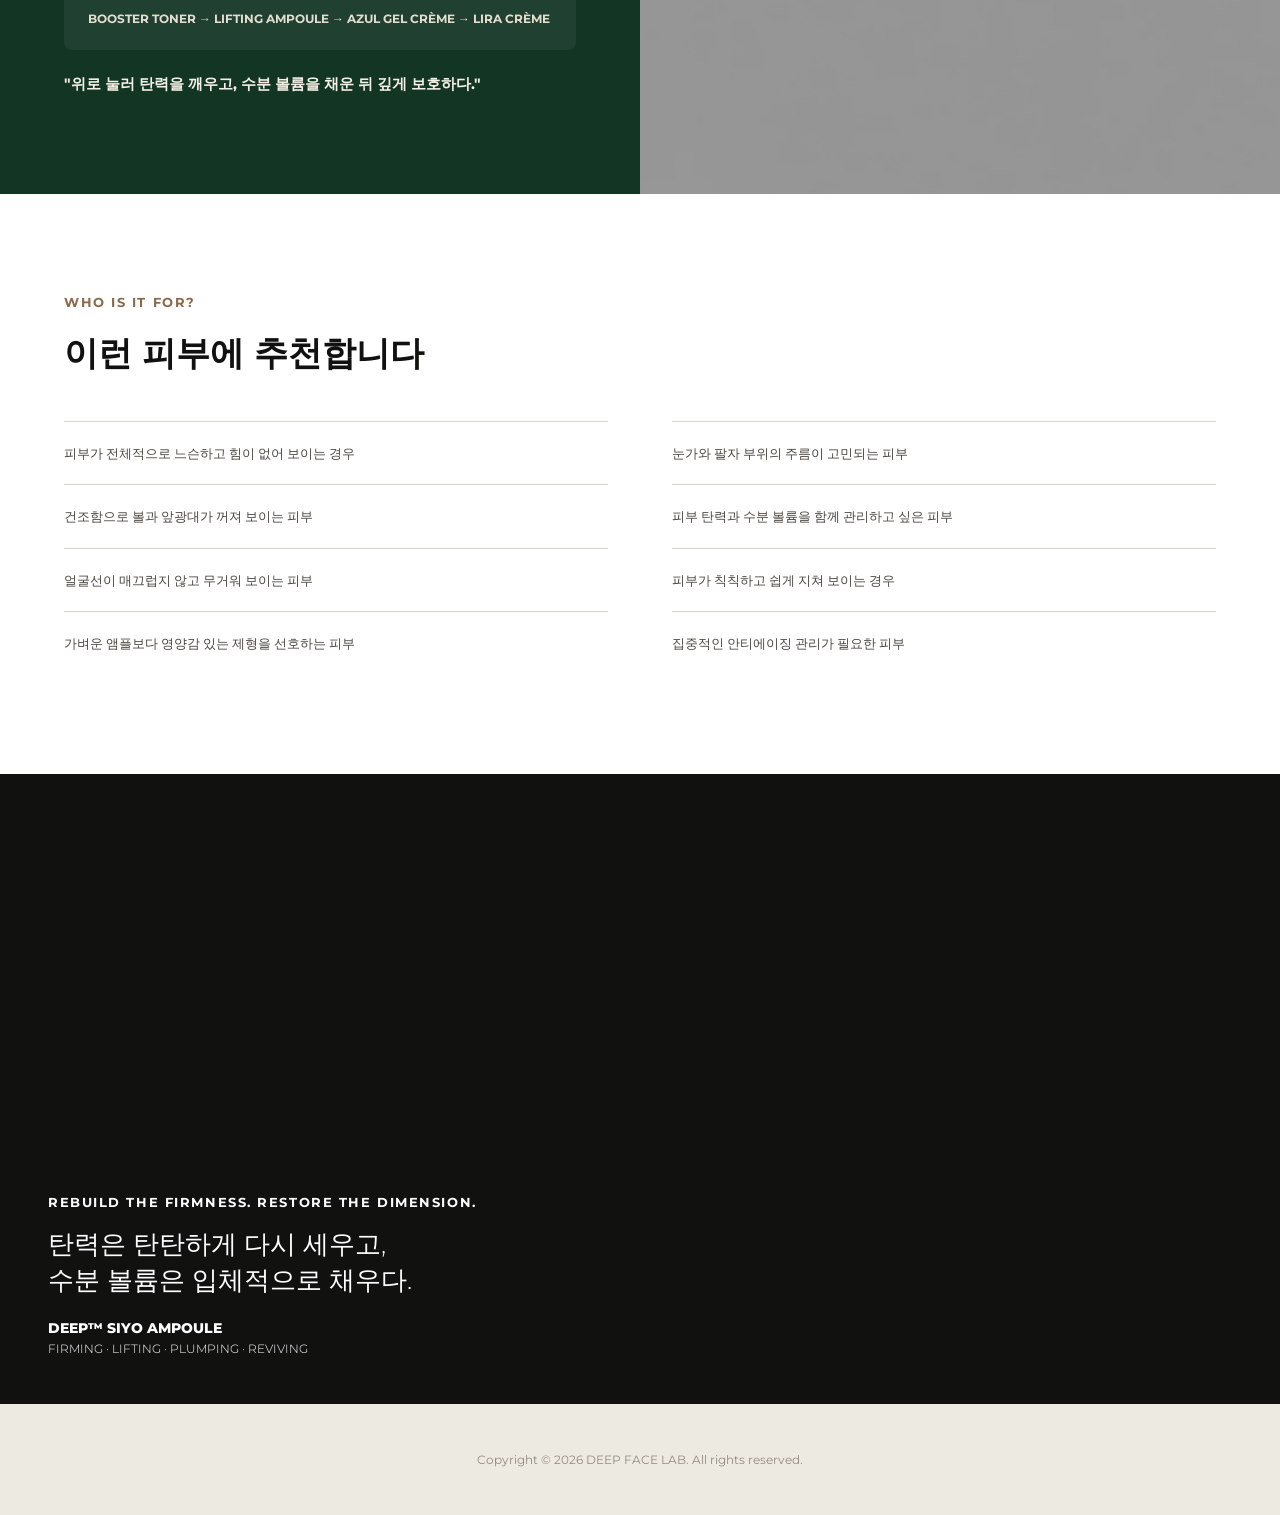
<file: deep/products/lifting-ampoule.html>
<!DOCTYPE html>
<html lang="ko">
<head>
<meta charset="utf-8">
<meta name="viewport" content="width=device-width, initial-scale=1">
<title>DEEP™ SIYO AMPOULE — DEEP FACE LAB</title>
<link rel="stylesheet" href="../../style.css?v=19">
<link rel="stylesheet" href="../deep.css?v=76">
<link rel="stylesheet" href="../product.css?v=25">
</head>
<body>

<header class="dp-header">
  <div class="dp-logo">
    <a class="dp-logo__part" href="https://yaksonhealthcare.com/?NaPm=ct%3Dms4j7hif%7Cci%3Dcheckout%7Ctr%3Dds%7Ctrx%3Dnull%7Chk%3D2b1eb2c19a3b98ba91d987882d9d5e9d4704e793">YAKSON HEALTHCARE™</a>
    <a class="dp-logo__part" href="../../airhands.html">GOLKI™</a>
    <a class="dp-logo__part" href="../deep.html">DEEP FACE LAB™</a>
  </div>
  <nav class="dp-nav">
    <div class="dp-nav__row">
      <a href="lira-creme.html">LIRA CRÈME</a>
      <a href="azul-gel-creme.html">DANI CREME</a>
      <a href="lira-daily-green-juice.html">BEAUTY JUICE</a>
      <a href="antioxidant-ampoule.html">NEYO AMPOULE</a>
      <a href="lifting-ampoule.html">SIYO AMPOULE</a>
    </div>
    <div class="dp-nav__row">
      <a href="../../airhands.html">AIR HANDS</a>
      <a href="lira-creme-supreme.html">LIRA CRÈME IMPERIAL</a>
      <a href="golden-shot.html">GOLDEN SHOT</a>
      <a href="booster-toner.html">GETTA TONER</a>
    </div>
  </nav>
</header>

<!-- ============ TEXTURE — hero tagline, full frame video ============ -->
<section class="dp-hero-tagline dp-hero-tagline--dark-text">
  <video autoplay muted loop playsinline>
    <source src="./assets/siyo-texture-video.mp4" type="video/mp4">
  </video>
  <div class="dp-hero-tagline__mark dp-hero-tagline__mark--lg"><span>DEEP™</span><br><span>SIYO</span><br><span>AMPOULE</span></div>
  <div class="dp-hero-tagline__sub">Collagen Rebuilding &amp; Plumping Concentrate</div>
  <div class="dp-hero-tagline__panel">
    <div class="dp-hero-tagline__kicker dp-hero-tagline__kicker--light">HIGH-DENSITY ELASTIC AMPOULE</div>
    <div class="dp-hero-tagline__title">영양감은 풍부하게,<br>피부 밀착감은 쫀쫀하게</div>
    <div class="dp-hero-tagline__body dp-hero-tagline__body--sm">풍부한 영양감이 느껴지는 고농축 앰플이 피부 위에 부드럽게 펼쳐지고, 탄성 있는 수분막처럼 쫀쫀하게 밀착됩니다. 끈적이거나 무겁게 남기보다 피부를 촉촉하고 탄탄하게 감싸며 관리 후 매끄러운 윤광을 완성합니다.</div>
    <div class="dp-hero-tagline__quote">"영양은 풍부하게, 밀착감은 쫀쫀하게."</div>
  </div>
  <div class="dp-hero-tagline__footer-label">REBUILD THE FIRMNESS.<br>RESTORE THE VOLUME.</div>
</section>

<!-- ============ OVERVIEW — image left / info right ============ -->
<section class="dp-split dp-split--50-50">
  <div class="dp-split__media">
    <img src="../assets/placeholder-image-square.webp" alt="DEEP SIYO AMPOULE">
  </div>
  <div class="dp-split__text">
    <div class="dp-overview__eyebrow">DEEP FACE LAB</div>
    <div class="dp-overview__name">DEEP™ SIYO AMPOULE</div>
    <div class="dp-overview__subtitle">Collagen Rebuilding &amp; Plumping Concentrate</div>
    <div class="dp-overview__headline">REBUILD THE FIRMNESS.<br>RESTORE THE VOLUME.</div>
    <p class="dp-body">무너져 보이는 탄력은 탄탄하게, 꺼져 보이는 부위는 입체적인 수분 볼륨으로.<br>특허 공법으로 개발한 나노파티클 결합 콜라겐 신소재와 고보습 플럼핑 성분을 담은 주름 개선 기능성 앰플입니다.</p>
    <div class="dp-accent-label">REBUILD · LIFT · PLUMP · REVIVE</div>
    <div class="dp-overview__cta">
      <span class="dp-overview__cta-label">KILL IT</span>
      <span class="dp-overview__cta-price">₩58,000</span>
    </div>
  </div>
</section>

<!-- ============ CONCEPT — text left / image right ============ -->
<section class="dp-split dp-split--50-50">
  <div class="dp-split__text">
    <div class="dp-kicker">PRODUCT CONCEPT</div>
    <div class="dp-h2">피부 노화로 무너져 보이는<br>탄력과 볼륨을 동시에 설계하다</div>
    <p class="dp-body">
      나이가 들수록 피부는 탄탄하게 지지하는 힘을 잃고, 건조함이 더해지면서 얼굴의 특정 부위가 꺼지고 느슨해 보일 수 있습니다.<br><br>
      DEEP™ SIYO AMPOULE은 피부 탄력을 관리하는 나노 콜라겐 신소재와 피부에 입체적인 수분감을 채우는 플럼핑 성분을 결합했습니다. 탄력이 저하된 피부는 탄탄하게 관리하고, 건조함으로 꺼져 보이는 부위에는 풍부한 수분 볼륨을 더해 매끄럽고 생기 있는 피부 인상을 완성합니다.
    </p>
    <div class="dp-fact-box">
      <div class="dp-fact-box__title">FIRMING REBUILDING + WATER PLUMPING</div>
      <div class="dp-fact-box__body">피부 탄력 및 주름 집중 관리<br>느슨하고 처져 보이는 피부선 케어<br>건조로 꺼져 보이는 부위의 수분 플럼핑<br>피부 활력 및 장벽 컨디셔닝<br>쫀쫀하고 입체적인 피부 윤광</div>
    </div>
  </div>
  <div class="dp-split__media">
    <img src="./assets/siyo-concept-image.png" alt="DEEP SIYO AMPOULE">
  </div>
</section>

<!-- ============ DUAL SYNERGY — table ============ -->
<section class="dp-comparison">
  <div class="dp-comparison__inner">
    <div class="dp-kicker">FIRMING REBUILDING × DIMENSIONAL WATER PLUMPING</div>
    <div class="dp-h2" style="margin-bottom:16px;">탄력만 끌어올리는 것이 아닌<br>피부 볼륨까지 입체적으로</div>
    <p class="dp-body" style="margin-bottom:44px;">탄력 성분만으로 피부를 조이는 방식이 아니라, 콜라겐 탄력 케어와 고보습 수분 플럼핑을 결합했습니다.</p>
    <div class="dp-simple-compare--left">
      <div class="dp-simple-compare__head">
        <div>FIRMING REBUILDING</div>
        <div>WATER PLUMPING</div>
      </div>
      <div class="dp-simple-compare__rows" data-compare-rows='[
        {"a":"나노파티클 결합 콜라겐","b":"폴리글루타믹애씨드"},
        {"a":"하이드롤라이즈드 콜라겐","b":"소듐PCA"},
        {"a":"EGF","b":"달팽이점액여과물"},
        {"a":"탄력·주름·피부결 관리","b":"수분·볼륨·윤광 관리"}
      ]'></div>
    </div>
    <p class="dp-tagline" style="margin-top:32px;">"무너져 보이는 탄력은 탄탄하게, 꺼져 보이는 피부는 수분으로 입체감 있게."</p>
  </div>
</section>

<!-- ============ 3 CORE SOLUTIONS — text left / image right ============ -->
<section class="dp-split dp-split--50-50">
  <div class="dp-split__text">
    <div class="dp-kicker">세 가지 핵심 솔루션</div>
    <div class="dp-h2" style="margin-bottom:36px;">탄력·볼륨·활력을<br>동시에 관리하는 트리플 케어</div>
    <div class="dp-step-list" data-step-list='[
      {"n":"01","title":"COLLAGEN REBUILDING — 무너져 보이는 피부 탄력을 탄탄하게 세우는 콜라겐 케어","desc":"특허 공법의 나노파티클 결합 콜라겐 신소재와 하이드롤라이즈드 콜라겐이 힘을 잃은 피부를 탄탄하고 매끄럽게 관리합니다."},
      {"n":"02","title":"DIMENSIONAL PLUMPING — 꺼져 보이는 부위에 채우는 입체적인 수분 볼륨","desc":"폴리글루타믹애씨드와 소듐PCA가 풍부한 수분을 공급하고 촉촉한 수분막을 형성해 건조로 인해 꺼져 보이는 부위를 탱탱하고 입체적으로 가꿔줍니다."},
      {"n":"03","title":"ENERGY REVIVING — 지치고 생기를 잃은 피부를 위한 활력 부스팅","desc":"카페인과 인삼추출물이 칙칙하고 지친 피부에 활력을 더하고, 피부 장벽과 수분 균형을 관리해 건강하고 생기 있는 피부 컨디션을 완성합니다."}
    ]'></div>
  </div>
  <div class="dp-split__media">
    <img src="./assets/siyo-triple-care.jpg" alt="DEEP SIYO AMPOULE">
  </div>
</section>

<!-- ============ NANO COLLAGEN TECH — video left / text right ============ -->
<section class="dp-split dp-split--50-50">
  <div class="dp-split__media">
    <video autoplay muted loop playsinline>
      <source src="./assets/siyo-nano-collagen-video.mp4" type="video/mp4">
    </video>
  </div>
  <div class="dp-split__text">
    <div class="dp-kicker">PATENTED NANO-COLLAGEN TECHNOLOGY</div>
    <div class="dp-h2">엑소좀 크기의 나노파티클과<br>콜라겐이 만든 고밀도 탄력 보습</div>
    <p class="dp-body">
      특허 공법을 통해 엑소좀 크기의 나노파티클과 콜라겐을 결합한 신소재를 적용했습니다.<br>
      정교하게 설계한 이 콜라겐 케어 성분이 건조하고 탄력이 저하된 피부에 풍부한 수분과 영양을 공급하고, 표면에 부드러운 보습막을 형성합니다.<br><br>
      거칠고 힘을 잃은 피부결을 유연하고 매끄럽게 정돈해 탄탄하고 밀도 있는, 정돈된 피부 인상을 완성합니다.
    </p>
    <div class="dp-fact-box">
      <div class="dp-fact-box__title">기술 구조 및 주요 효과</div>
      <div class="dp-fact-box__body">EXOSOME-SIZED NANOPARTICLE — 엑소좀 크기의 정교한 나노파티클<br>COLLAGEN-BOUND MATERIAL — 콜라겐이 결합된 특허 신소재<br>FIRMING &amp; MOISTURE CARE — 탄력·밀도·보습을 동시에 관리<br>피부 유연성 개선 · 건조로 인한 잔주름 케어 · 매끄럽고 탄탄한 피부 인상</div>
    </div>
    <p class="dp-tagline">"정교한 나노 기술과 콜라겐이 만나 탄력과 보습의 새로운 구조를 완성하다."</p>
  </div>
</section>

<!-- ============ SNAIL MUCIN — text left / image right ============ -->
<section class="dp-split dp-split--50-50">
  <div class="dp-split__text">
    <div class="dp-kicker">SNAIL MUCIN FILTRATE</div>
    <div class="dp-h2">건조하고 지친 피부를 위한<br>고보습 리뉴얼 케어</div>
    <p class="dp-body">건조하고 거칠어진 피부에 풍부한 수분과 영양을 공급해 피부결을 촉촉하고 매끄럽게 관리합니다.<br>
      외부 환경으로 지친 피부를 편안하게 컨디셔닝하고 피부 본연의 건강한 윤기와 생기를 되찾아줍니다.
    </p>
    <div class="dp-fact-box">
      <div class="dp-fact-box__title">주요 효과</div>
      <div class="dp-fact-box__body">건조하고 거칠어진 피부 보습 · 피부결 및 피부 컨디션 관리 · 피부 장벽 케어 · 피부 진정 및 유연성 관리 · 건강하고 매끄러운 윤기</div>
    </div>
    <p class="dp-tagline">"거칠어진 피부결은 매끄럽게, 지친 피부에는 건강한 윤기를."</p>
  </div>
  <div class="dp-split__media">
    <img src="./assets/siyo-snail-mucin.png" alt="DEEP SIYO AMPOULE">
  </div>
</section>

<!-- ============ FIVE FIRMING AREAS ============ -->
<section class="dp-card-grid-section" style="background:#0F3A33;color:var(--white);">
  <div class="dp-card-grid-section__inner">
    <div class="dp-kicker" style="color:#E8E2D3;">FUNCTIONAL WRINKLE CARE</div>
    <div class="dp-h2" style="margin-bottom:44px;color:#E8E2D3;">건조한 잔주름부터<br>탄력이 저하된 피부까지 집중 관리</div>
    <p class="dp-body" style="color:#E8E2D3;margin-bottom:0;">주름 개선 기능성 성분과 콜라겐·EGF·고보습 플럼핑 성분을 결합해 건조로 인한 잔주름과 피부 탄력을 동시에 관리합니다.</p>
    <div class="dp-card-grid dp-card-grid--center dp-card-grid--white-cards" data-cols="5" data-card-grid='[
      {"title":"","desc":"탄력이 저하된 눈가"},
      {"title":"","desc":"건조로 깊어 보이는 팔자 부위"},
      {"title":"","desc":"볼륨이 부족해 보이는 앞광대"},
      {"title":"","desc":"느슨해 보이는 입가"},
      {"title":"","desc":"매끄럽지 않은 턱선"}
    ]' style="margin-top:40px;"></div>
    <p class="dp-tagline" style="color:var(--white);">"눈가부터 턱선까지, 탄력이 필요한 다섯 부위를 집중적으로."</p>
  </div>
</section>

<!-- ============ EGF FIRMING — image left / text right ============ -->
<section class="dp-split dp-split--50-50">
  <div class="dp-split__media">
    <img src="../assets/placeholder-image-square.webp" alt="DEEP SIYO AMPOULE">
  </div>
  <div class="dp-split__text">
    <div class="dp-kicker">EGF FIRMING SUPPORT</div>
    <div class="dp-h2">피부 리듬을 깨우는<br>집중 탄력 컨디셔닝</div>
    <p class="dp-body">
      EGF 성분이 건조하고 힘을 잃은 피부를 촉촉하고 탄력 있게 관리하며, 피부결을 매끄럽고 건강하게 가꾸는 데 도움을 줍니다.<br>
      콜라겐 및 고보습 성분과 함께 복합적인 피부 노화 징후를 관리해 탄탄하고 생기 있는 피부 인상을 완성합니다.
    </p>
    <div class="dp-fact-box">
      <div class="dp-fact-box__title">주요 효과</div>
      <div class="dp-fact-box__body">피부 탄력 관리 · 피부결 컨디셔닝 · 건조로 인한 주름 케어 · 지친 피부에 생기 부여 · 매끄럽고 건강한 피부 관리</div>
    </div>
    <p class="dp-tagline">"힘을 잃은 피부에 탄탄한 생기를 깨우다."</p>
  </div>
</section>

<!-- ============ DIMENSIONAL PLUMPING — text left / video right ============ -->
<section class="dp-split dp-split--50-50">
  <div class="dp-split__text">
    <div class="dp-kicker">POLYGLUTAMIC ACID &amp; SODIUM PCA</div>
    <div class="dp-h2">피부 위에 촘촘하게 채우는<br>더블 수분 플럼핑</div>
    <p class="dp-body">
      폴리글루타믹애씨드와 소듐PCA가 피부에 풍부한 수분을 공급하고 건조함으로부터 피부를 보호합니다.<br>
      피부 표면에 촉촉하고 유연한 수분막을 형성해 건조로 인해 꺼지고 주름져 보이는 부위를 탱탱하고 매끄럽게 가꿔줍니다.
    </p>
    <div class="dp-fact-box">
      <div class="dp-fact-box__title">POLYGLUTAMIC ACID</div>
      <div class="dp-fact-box__body">피부 수분 공급 및 유지 · 피부 표면 수분막 형성 · 건조로 인한 잔주름 관리 · 탱탱한 수분 광채</div>
    </div>
    <div class="dp-fact-box">
      <div class="dp-fact-box__title">SODIUM PCA</div>
      <div class="dp-fact-box__body">피부 본연의 보습 인자 보완 · 건조한 피부에 수분 공급 · 피부 유연성 및 피부결 관리 · 촉촉하고 편안한 컨디셔닝</div>
    </div>
    <p class="dp-tagline">"수분으로 입체감을 채우고, 탄력으로 피부선을 정돈하다."</p>
  </div>
  <div class="dp-split__media">
    <video autoplay muted loop playsinline>
      <source src="./assets/siyo-plumping-video.mp4" type="video/mp4">
    </video>
  </div>
</section>

<!-- ============ CAFFEINE & GINSENG — video left / text right ============ -->
<section class="dp-split dp-split--50-50">
  <div class="dp-split__media">
    <video autoplay muted loop playsinline>
      <source src="./assets/lira-nmn-vitality-video.mp4" type="video/mp4">
    </video>
  </div>
  <div class="dp-split__text">
    <div class="dp-kicker">CAFFEINE</div>
    <div class="dp-h2">지치고 무거워 보이는 피부에<br>깨끗한 활력 에너지를</div>
    <p class="dp-body">
      카페인이 외부 환경으로 지치고 칙칙해 보이는 피부를 생기 있게 관리합니다.<br>
      풍부한 항산화·컨디셔닝 성분이 피부 장벽과 수분 균형을 케어해 맑고 건강한 피부 인상을 완성합니다.
    </p>
    <div class="dp-fact-box">
      <div class="dp-fact-box__title">핵심 효과</div>
      <div class="dp-fact-box__body">지친 피부에 활력 부여 · 칙칙한 피부 컨디션 관리 · 피부 수분 및 장벽 케어 · 피부 붓기로 무거워 보이는 인상 관리 · 건강하고 생기 있는 윤광</div>
    </div>
    <p class="dp-tagline">"지친 피부에 맑고 탄탄한 에너지를."</p>
  </div>
</section>

<!-- ============ USAGE RITUAL — text left / video right ============ -->
<section class="dp-split dp-split--50-50">
  <div class="dp-split__text dp-split__text--dark-green">
    <div class="dp-kicker">DEEP FIRMING PRESS RITUAL</div>
    <div class="dp-h2" style="margin-bottom:28px;">사용 방법</div>
    <div class="dp-numbered-line-list" data-numbered-lines='[
      {"n":"1","text":"부스터 토너로 노폐물과 묵은 각질을 부드럽게 정돈합니다."},
      {"n":"2","text":"앰플을 얼굴 전체에 얇고 고르게 도포합니다."},
      {"n":"3","text":"눈가·앞광대·팔자·입가·턱선에 소량을 한 번 더 올립니다."},
      {"n":"4","text":"얼굴 중앙에서 바깥쪽, 아래에서 위쪽 방향으로 천천히 눌러 밀착시킵니다."},
      {"n":"5","text":"양손으로 볼과 턱선을 감싸듯 눌러 마무리합니다."},
      {"n":"6","text":"리라 크림으로 수분과 유효 성분을 보습막 안에 보호합니다."}
    ]'></div>
    <div class="dp-fact-box" style="margin-top:24px;">
      <div class="dp-fact-box__title">사용 순서</div>
      <div class="dp-fact-box__body" style="font-weight:700;">BOOSTER TONER → LIFTING AMPOULE → AZUL GEL CRÈME → LIRA CRÈME</div>
    </div>
    <p class="dp-tagline">"위로 눌러 탄력을 깨우고, 수분 볼륨을 채운 뒤 깊게 보호하다."</p>
  </div>
  <div class="dp-split__media">
    <img src="../assets/placeholder-video-square.webp" alt="영상">
  </div>
</section>
<style>
  .dp-numbered-line__n { background: #E8E2D3 !important; color: #123524 !important; }
</style>

<!-- ============ WHO IS IT FOR ============ -->
<section class="dp-whofor" style="background:var(--white);">
  <div class="dp-whofor__inner">
    <div class="dp-kicker">WHO IS IT FOR?</div>
    <div class="dp-h2" style="margin-bottom:44px;">이런 피부에 추천합니다</div>
    <div class="dp-whofor__grid" data-text-list='[
      "피부가 전체적으로 느슨하고 힘이 없어 보이는 경우",
      "눈가와 팔자 부위의 주름이 고민되는 피부",
      "건조함으로 볼과 앞광대가 꺼져 보이는 피부",
      "피부 탄력과 수분 볼륨을 함께 관리하고 싶은 피부",
      "얼굴선이 매끄럽지 않고 무거워 보이는 피부",
      "피부가 칙칙하고 쉽게 지쳐 보이는 경우",
      "가벼운 앰플보다 영양감 있는 제형을 선호하는 피부",
      "집중적인 안티에이징 관리가 필요한 피부"
    ]'></div>
  </div>
</section>

<!-- ============ CLOSING — full frame video ============ -->
<section class="dp-hero-tagline">
  <video autoplay muted loop playsinline>
    <source src="./assets/siyo-closing-video.mp4" type="video/mp4">
  </video>
  <div class="dp-hero-tagline__panel">
    <div class="dp-hero-tagline__kicker">REBUILD THE FIRMNESS. RESTORE THE DIMENSION.</div>
    <div class="dp-hero-tagline__title">탄력은 탄탄하게 다시 세우고,<br>수분 볼륨은 입체적으로 채우다.</div>
    <div class="dp-hero-tagline__quote" style="font-weight:800;margin-bottom:4px;">DEEP™ SIYO AMPOULE</div>
    <div class="dp-hero-tagline__quote" style="font-size:12px;">FIRMING · LIFTING · PLUMPING · REVIVING</div>
  </div>
</section>

<footer class="dp-product-footer">Copyright © 2026 DEEP FACE LAB. All rights reserved.</footer>

<script src="../product.js?v=2"></script>
</body>
</html>
</file>
<file: style.css>
@font-face {
  font-family: 'Montserrat';
  font-style: normal;
  font-weight: 300;
  font-display: swap;
  src: url('./assets/fonts/montserrat-300.woff2') format('woff2');
}
@font-face {
  font-family: 'Montserrat';
  font-style: normal;
  font-weight: 400;
  font-display: swap;
  src: url('./assets/fonts/montserrat-400.woff2') format('woff2');
}
@font-face {
  font-family: 'Montserrat';
  font-style: normal;
  font-weight: 500;
  font-display: swap;
  src: url('./assets/fonts/montserrat-500.woff2') format('woff2');
}
@font-face {
  font-family: 'Montserrat';
  font-style: normal;
  font-weight: 600;
  font-display: swap;
  src: url('./assets/fonts/montserrat-600.woff2') format('woff2');
}
@font-face {
  font-family: 'Montserrat';
  font-style: normal;
  font-weight: 700;
  font-display: swap;
  src: url('./assets/fonts/montserrat-700.woff2') format('woff2');
}
@font-face {
  font-family: 'Montserrat';
  font-style: normal;
  font-weight: 800;
  font-display: swap;
  src: url('./assets/fonts/montserrat-800.woff2') format('woff2');
}

:root {
  --bg: #F3F1EB;
  --bg-alt: #EDEAE2;
  --bg-soft: #F7F5F0;
  --ink: #111110;
  --ink-2: #302d27;
  --ink-3: #4b4740;
  --ink-4: #6b675e;
  --ink-5: #918c80;
  --line: #e4e0d6;
  --line-2: #d9d4c8;
  --white: #FFFFFF;
}

* { box-sizing: border-box; }

html { scroll-behavior: smooth; }

body {
  margin: 0;
  background: var(--bg);
  color: var(--ink);
  font-family: 'Montserrat', 'Helvetica Neue', Helvetica, Arial, sans-serif;
  -webkit-font-smoothing: antialiased;
  overflow-x: hidden;
}

a { color: inherit; text-decoration: none; transition: opacity .15s ease; }
a:hover { opacity: .65; }

p { margin: 0; }

::selection { background: var(--ink); color: var(--bg); }

/* placeholder media fallback (shown when real photo/video assets are absent) */
[data-media] { position: relative; background: repeating-linear-gradient(135deg, #e4e0d6, #e4e0d6 12px, #dad5c8 12px, #dad5c8 24px); }
[data-media]::after {
  content: attr(data-fallback-label);
  position: absolute; inset: 0;
  display: flex; align-items: center; justify-content: center;
  font-family: monospace; font-size: 11px; letter-spacing: .06em;
  color: #6b675e; text-transform: uppercase; pointer-events: none;
}
[data-media] img, [data-media] video { position: relative; z-index: 1; }
[data-media] img[src=""], [data-media] img:not([src]) { display: none; }
[data-media].media-missing img, [data-media].media-missing video { display: none; }

/* ===== header ===== */
.site-header {
  position: sticky; top: 0; left: 0; right: 0; z-index: 100;
  display: flex; justify-content: space-between; align-items: center;
  padding: 20px 48px;
  background: rgba(243,241,235,0.9);
  backdrop-filter: blur(8px);
  border-bottom: 1px solid var(--line);
}
.logo { font-size: 15px; font-weight: 700; letter-spacing: .08em; }
.main-nav { display: flex; gap: 32px; font-size: 13px; letter-spacing: .04em; color: var(--ink-3); }

/* ===== section C ===== */
.section-c {
  position: relative; height: 725px; width: 100%; overflow: hidden;
  display: flex; align-items: flex-end;
}
.section-c__canvas { position: absolute; inset: 0; width: 100%; height: 100%; z-index: 1; }
.section-c__caption {
  position: relative; z-index: 2; padding: 56px;
  font-size: 10pt; font-weight: 300; color: var(--ink);
  max-width: 480px;
}

/* ===== section A — hero ===== */
.section-a { min-height: 65vh; width: 100%; padding: 36px 48px; display: flex; flex-direction: column; }
.hero { flex: 1; display: flex; flex-direction: column; align-items: center; justify-content: center; text-align: center; gap: 28px; }
.hero__title {
  margin: 0; font-size: clamp(64px, 12vw, 168px); font-weight: 700;
  letter-spacing: -0.02em; line-height: .98; position: relative;
}
.hero__airhands-row { display: inline-flex; align-items: flex-start; }
.hero__tm { font-size: 0.175em; font-weight: 700; line-height: 1; margin-left: 4px; position: relative; top: 20px; }
.hero__tagline { max-width: none; white-space: nowrap; font-size: 15px; line-height: 1.6; color: var(--ink-3); font-weight: 400; }

.search { position: relative; width: 100%; max-width: 520px; margin-top: 12px; }
.search__bar {
  display: flex; align-items: center; background: var(--white);
  border: 1px solid var(--line-2); border-radius: 999px; padding: 6px 6px 6px 22px;
}
.search__input { flex: 1; border: none; outline: none; background: transparent; font-size: 15px; font-family: inherit; color: var(--ink); }
.search__btn {
  width: 38px; height: 38px; border-radius: 50%; background: var(--ink); color: var(--bg);
  border: none; display: flex; align-items: center; justify-content: center; cursor: pointer;
  flex-shrink: 0; font-size: 15px;
}
.search__suggestions {
  position: absolute; top: 56px; left: 0; right: 0; background: var(--white);
  border: 1px solid var(--line-2); border-radius: 16px; padding: 8px;
  box-shadow: 0 12px 28px rgba(17,17,16,0.08); text-align: left; z-index: 10;
}
.search__suggestion { padding: 12px 14px; border-radius: 10px; cursor: pointer; font-size: 14px; color: var(--ink-2); }
.search__suggestion:hover { background: var(--bg); opacity: 1; }
.search__no-results { padding: 12px 14px; font-size: 14px; color: var(--ink-5); }

/* ===== section D — heritage video ===== */
.section-d {
  position: relative; height: 690px; width: 100%; overflow: hidden;
  background: var(--ink); color: var(--white);
}
.section-d__video { position: absolute !important; inset: 0; width: 100%; height: 100%; object-fit: cover; z-index: 0; }
.section-d__heading {
  position: absolute; left: 23px; top: 25px; width: 260px; z-index: 2;
  font-size: clamp(22px, 3vw, 36px); font-weight: 800;
}
.section-d__body { position: absolute; left: 19px; top: 232px; width: 240px; font-size: 13px; line-height: 1.5; z-index: 2; }
.section-d__eyebrow-top { position: absolute; left: 21px; top: 474px; width: 160px; font-size: 15px; z-index: 2; }
.section-d__eyebrow-bottom { position: absolute; left: 22px; top: 602px; width: 110px; font-size: 15px; z-index: 2; }

/* ===== section B — shorts grid ===== */
.section-b { padding: 80px 48px 60px; width: 100%; }
.section-b__intro { text-align: center; margin-bottom: 44px; }
.section-b__intro h2 { margin: 0 0 14px; font-size: 35px; font-weight: 800; }
.section-b__intro p { max-width: 640px; margin: 0 auto; font-size: 13px; color: var(--ink-3); line-height: 1.6; }
.video-grid {
  display: grid; grid-template-columns: repeat(4, 1fr); gap: 16px;
  max-width: 1100px; margin: 0 auto;
}
.video-cell { position: relative; aspect-ratio: 9/16; overflow: hidden; background: repeating-linear-gradient(45deg,#e4e0d6,#e4e0d6 10px,#dad5c8 10px,#dad5c8 20px); }
.video-cell img, .video-cell video { position: absolute; inset: 0; width: 100%; height: 100%; object-fit: cover; z-index: 1; }
.video-cell__play {
  position: absolute; inset: 0; display: flex; align-items: center; justify-content: center;
}
.video-cell__play span {
  width: 42px; height: 42px; border-radius: 50%; background: rgba(17,17,16,0.55);
  display: flex; align-items: center; justify-content: center;
}
.video-cell__play span::after {
  content: ''; width: 0; height: 0; border-top: 8px solid transparent; border-bottom: 8px solid transparent;
  border-left: 13px solid var(--bg); margin-left: 3px;
}
.video-cell__label { position: absolute; bottom: 10px; left: 10px; font-family: monospace; font-size: 10px; color: var(--ink-4); letter-spacing: .04em; z-index: 1; }
.section-b__outro { max-width: 800px; margin: 40px auto 0; font-size: 13px; color: var(--ink-3); line-height: 1.6; text-align: center; }

/* ===== full-bleed video ===== */
.section-full-video { position: relative; width: 100%; height: 690px; overflow: hidden; background: var(--bg); }
.section-full-video__video { position: absolute !important; inset: 0; width: 100%; height: 100%; object-fit: cover; z-index: 0; }
.section-full-video__heading {
  position: absolute; left: 23px; top: 25px; width: 260px; z-index: 2;
  font-size: clamp(22px, 3vw, 36px); font-weight: 800; color: var(--ink);
}
.section-full-video__body { position: absolute; left: 19px; top: 232px; width: 240px; font-size: 13px; line-height: 1.5; color: var(--ink); z-index: 2; }
.section-full-video__eyebrow-top { position: absolute; left: 21px; top: 474px; width: 160px; font-size: 15px; color: var(--ink); z-index: 2; }
.section-full-video__eyebrow-bottom { position: absolute; left: 22px; top: 557px; width: 110px; font-size: 15px; color: var(--ink); z-index: 2; }

/* ===== section E — half/half purchase ===== */
.section-e { min-height: 100vh; width: 100%; display: flex; flex-wrap: wrap; }
.section-e__image { position: relative; flex: 1 1 480px; min-height: 480px; }
.section-e__image img { position: absolute; inset: 0; width: 100%; height: 100%; object-fit: cover; }
.section-e__panel {
  flex: 1 1 480px; padding: 80px 64px; display: flex; flex-direction: column;
  justify-content: center; gap: 24px; background: var(--white);
}
.section-e__kicker { font-size: 13px; letter-spacing: .12em; color: var(--ink-5); margin-bottom: 10px; }
.section-e__title { font-size: 34px; font-weight: 800; margin-bottom: 8px; }
.section-e__stars { display: flex; gap: 4px; font-size: 14px; }
.section-e__stars span { color: var(--ink-5); margin-left: 6px; }
.section-e__desc { font-size: 12pt; color: var(--ink-3); line-height: 1.6; max-width: 420px; }
.section-e__sizes-label { font-size: 12px; letter-spacing: .08em; color: var(--ink-5); margin-bottom: 10px; }
.size-options { display: flex; gap: 10px; flex-wrap: wrap; }
.size-option {
  padding: 10px 20px; border-radius: 999px; font-size: 14px; cursor: pointer;
  border: 1px solid var(--ink); background: transparent; font-family: inherit; color: var(--ink);
}
.size-option:hover { opacity: .7; }
.size-option.is-selected { background: var(--ink); color: var(--bg); }
.section-e__cta {
  display: flex; align-items: center; justify-content: space-between;
  background: var(--ink); color: var(--bg); border-radius: 14px; padding: 20px 26px; margin-top: 8px;
}
.section-e__cta span:first-child { font-size: 15px; font-weight: 600; }
.section-e__cta span:last-child { font-size: 17px; font-weight: 700; }

/* ===== accordion (shared by F / G / I) ===== */
.accordion__item { border-top: 1px solid var(--line); padding: 22px 0; max-width: 480px; }
.accordion__head {
  display: flex; justify-content: space-between; align-items: center; cursor: pointer;
  font-size: 14px; font-weight: 700; letter-spacing: .04em; background: none; border: none;
  width: 100%; text-align: left; padding: 0; font-family: inherit; color: var(--ink);
}
.accordion__body { font-size: 14px; color: var(--ink-3); line-height: 1.7; margin-top: 14px; white-space: pre-line; max-width: 640px; display: none; }
.accordion__item.is-open .accordion__body { display: block; }

/* ===== section F ===== */
.section-f { min-height: 100vh; width: 100%; display: flex; flex-wrap: wrap; }
.section-f__left { flex: 1 1 480px; background: var(--white); padding: 80px 64px; display: flex; flex-direction: column; justify-content: center; }
.section-f__intro { margin-bottom: 32px; max-width: 480px; }
.section-f__intro h2 { margin: 0 0 14px; font-size: 28px; font-weight: 800; }
.section-f__intro p { font-size: 13px; color: var(--ink-3); line-height: 1.6; }
.section-f__image { position: relative; flex: 1 1 480px; min-height: 640px; }
.section-f__image img { position: absolute; inset: 0; width: 100%; height: 100%; object-fit: cover; }
.section-f__image-label { position: absolute; top: 24px; left: 24px; z-index: 1; font-family: monospace; font-size: 11px; color: var(--ink-4); }

/* ===== section G ===== */
.section-g { min-height: 100vh; width: 100%; display: flex; flex-wrap: wrap; }
.section-g__image { position: relative; flex: 1 1 480px; min-height: 640px; }
.section-g__image img { position: absolute; inset: 0; width: 100%; height: 100%; object-fit: cover; }
.section-g__right { flex: 1 1 480px; background: var(--white); padding: 80px 64px; display: flex; flex-direction: column; justify-content: center; }

/* ===== gallery — text left / 3x2 product-shot grid right ===== */
.gallery-split { width: 100%; height: 725px; display: flex; flex-wrap: nowrap; background: var(--white); overflow: hidden; }
.gallery-split__text { flex: 0 0 50%; max-width: 50%; min-width: 0; padding: 80px 64px; display: flex; flex-direction: column; justify-content: center; }
.gallery-split__kicker { font-size: 13px; letter-spacing: .12em; color: var(--ink-4); font-weight: 700; margin-bottom: 20px; text-transform: uppercase; }
.gallery-split__title { font-size: 34px; font-weight: 800; line-height: 1.35; margin: 0 0 24px; }
.gallery-split__desc { font-size: 14px; color: var(--ink-3); line-height: 1.8; max-width: 420px; margin: 0; }
.gallery-split__grid { flex: 0 0 50%; max-width: 50%; min-width: 0; height: 100%; overflow: hidden; display: grid; grid-template-columns: repeat(3, minmax(0, 1fr)); grid-template-rows: repeat(2, minmax(0, 1fr)); gap: 0; }
/* cover (not contain) — each photo's own backdrop tone differs slightly, so
   contain's letterbox bars showed as visible seams between cells; cover
   fills each cell edge-to-edge with no gap */
.gallery__tile { position: relative; display: block; cursor: pointer; }
.gallery__tile img { position: absolute; inset: 0; width: 100%; height: 100%; object-fit: cover; }
.gallery__tile[data-media]::after { font-size: 13px; }

/* ===== section H — reviews ===== */
.section-h { background: var(--white); padding: 100px 64px; }
.section-h__inner { max-width: 1200px; margin: 0 auto; }
.section-h__head { display: flex; align-items: baseline; gap: 20px; border-bottom: 1px solid var(--line); padding-bottom: 28px; margin-bottom: 40px; flex-wrap: wrap; }
.section-h__stars { font-size: 20px; }
.section-h__title { font-size: 32px; font-weight: 800; }
.section-h__count { font-size: 14px; color: var(--ink-5); }
.section-h__tools { display: flex; gap: 12px; margin-bottom: 40px; flex-wrap: wrap; }
.section-h__search { flex: 1 1 240px; padding: 14px 18px; border-radius: 10px; border: 1px solid var(--line); background: var(--bg-soft); font-size: 14px; font-family: inherit; outline: none; }
.section-h__chip { padding: 14px 18px; border-radius: 10px; background: var(--bg-soft); font-size: 14px; color: var(--ink-3); }
.review-list { display: flex; flex-direction: column; }
.review { border-top: 1px solid var(--line); padding: 28px 0; }
.review__top { display: flex; justify-content: space-between; margin-bottom: 10px; }
.review__stars { font-size: 14px; }
.review__date { font-size: 13px; color: var(--ink-5); }
.review__name { font-size: 14px; font-weight: 700; margin-bottom: 6px; }
.review__text { font-size: 15px; color: var(--ink-2); line-height: 1.6; max-width: 760px; }

/* ===== section I — FAQ ===== */
.section-i { background: var(--white); padding: 100px 64px; border-top: 1px solid var(--line); }
.section-i__inner { max-width: 1200px; margin: 0 auto; display: flex; gap: 64px; flex-wrap: wrap; }
.section-i__left { flex: 1 1 240px; }
.section-i__title { font-size: 28px; font-weight: 800; }
.section-i__right { flex: 2 1 480px; }

/* ===== section J — footer ===== */
.section-j { background: var(--bg-alt); padding: 100px 48px 40px; }
.section-j__banner { text-align: center; margin-bottom: 80px; font-size: clamp(22px, 3vw, 34px); line-height: 1.4; }
.section-j__banner span { font-style: italic; }
.section-j__grid { max-width: 1300px; margin: 0 auto; display: flex; justify-content: space-between; gap: 40px; flex-wrap: wrap; border-top: 1px solid var(--line-2); padding-top: 56px; }
.footer-col { flex: 1 1 160px; display: flex; flex-direction: column; gap: 10px; font-size: 13px; color: var(--ink-4); }
.footer-col__title { font-size: 13px; font-weight: 700; margin-bottom: 4px; color: var(--ink); }
.footer-col__body { line-height: 1.7; }
.section-j__copyright { max-width: 1300px; margin: 60px auto 0; font-size: 12px; color: var(--ink-5); }

@media (max-width: 860px) {
  .site-header { padding: 16px 20px; }
  .main-nav { gap: 10px; font-size: 9.5px; }
  .main-nav a { white-space: nowrap; }
  .section-a, .section-b, .section-h, .section-i { padding-left: 20px; padding-right: 20px; }
  .hero__tagline { white-space: normal; max-width: 480px; }
  .hero__tm { top: 0; }
  .section-c__caption { padding: 28px; }
  .video-grid { grid-template-columns: repeat(2, 1fr); }
  .gallery-split { flex-direction: column; height: auto; }
  .gallery-split__text, .gallery-split__grid { flex: 1 1 auto; max-width: 100%; padding: 40px 24px; }
  .gallery-split__grid { height: auto; aspect-ratio: 9 / 16; padding: 0; }
  .section-f__left, .section-g__right { padding: 48px 28px; }
  .section-j { padding: 60px 20px 30px; }
}
</file>
<file: detail.css>
/* ===== detail page — shared primitives ===== */
.back-to-shop { font-size: 13px; letter-spacing: .04em; color: var(--ink-3); }

.d-kicker { font-size: 13px; letter-spacing: .12em; color: #8a6a4a; font-weight: 700; margin-bottom: 20px; }
.d-h2 { font-size: 34px; font-weight: 800; line-height: 1.35; margin: 0 0 24px; }
.d-h2--lg { font-size: 36px; line-height: 1.3; }
.d-h3 { font-size: 26px; font-weight: 700; margin: 0 0 16px; }
.d-lead { font-size: 14px; color: var(--ink-3); line-height: 1.8; margin: 0 0 24px; }
.d-body { font-size: 14px; color: var(--ink-3); line-height: 1.8; margin: 0 0 20px; }
.d-body--tight { font-size: 12px; line-height: 1.45; margin-bottom: 10px; }
.d-footnote { font-size: 12px; color: var(--ink-5); margin-bottom: 44px; }
.d-rule { border-top: 1px solid var(--line-2); margin-bottom: 28px; }
.d-step-num { font-size: 44px; font-weight: 800; color: #3b2e26; margin-bottom: 20px; }

/* overview — video left / purchase panel right */
.d-overview { height: 725px; width: 100%; display: flex; flex-wrap: nowrap; }
.d-overview__media { flex: 0 0 50%; min-width: 0; position: relative; overflow: hidden; }
.d-overview__media img, .d-overview__media video { position: absolute; inset: 0; width: 100%; height: 100%; object-fit: cover; }
.d-overview__panel { flex: 0 0 50%; min-width: 0; padding: 80px 64px; display: flex; flex-direction: column; justify-content: center; gap: 24px; background: var(--white); }
.d-overview__desc { font-size: 12pt; color: var(--ink-3); line-height: 1.6; max-width: 420px; margin: 0; }

.d-howto-intro { min-height: 25vh; width: 100%; display: flex; flex-wrap: nowrap; background: var(--bg); }

/* generic 50/50 split section used by most detail blocks */
.d-split { width: 100%; height: 725px; display: flex; flex-wrap: nowrap; background: var(--bg); overflow: hidden; }
.d-split__media { position: relative; flex: 0 0 50%; min-width: 0; background-size: cover; background-position: center; }
.d-split__media img, .d-split__media video { width: 100%; height: 100%; object-fit: cover; display: block; }
/* labeled diagram photo — must never crop, so it always shows in full even
   if that leaves empty space on the sides */
.d-split__media--contain { display: flex; align-items: center; justify-content: center; background: #efe7e1; }
.d-split__media--contain img { width: 100%; height: 100%; object-fit: contain; }
.d-split__text { flex: 0 0 50%; min-width: 0; padding: 60px 64px; display: flex; flex-direction: column; justify-content: center; background: var(--white); overflow: hidden; }
.d-split__text--center { justify-content: center; }
.d-split__text--alt { background: var(--bg); }
.d-split__text--white { background: var(--white); }

/* numbered target-effect list */
.d-numbered-list { display: flex; flex-direction: column; }
.d-numbered-item { display: flex; align-items: center; gap: 20px; border-top: 1px solid var(--line); padding: 22px 0; }
.d-numbered-item__n { flex: 0 0 auto; width: 48px; height: 48px; border-radius: 50%; border: 1px solid #8a6a4a; color: #8a6a4a; display: flex; align-items: center; justify-content: center; font-size: 16px; font-weight: 700; }
.d-numbered-item__title { font-size: 15px; font-weight: 700; margin-bottom: 6px; }
.d-numbered-item__desc { font-size: 13px; color: var(--ink-3); line-height: 1.6; white-space: pre-line; }

/* feature list (technology section) */
.d-feature-list { display: flex; flex-direction: column; gap: 28px; }
.d-feature__title { font-size: 15px; font-weight: 700; margin-bottom: 8px; }
.d-feature__desc { font-size: 13px; color: var(--ink-3); line-height: 1.7; }

/* 5 values list */
.d-value-list { display: flex; flex-direction: column; }
.d-value { display: flex; align-items: flex-start; gap: 20px; border-top: 1px solid var(--line); padding: 22px 0; }
.d-value__label { flex: 0 0 auto; font-size: 13px; font-weight: 700; color: #8a6a4a; width: 100px; }
.d-value__desc { font-size: 13px; color: var(--ink-3); line-height: 1.7; }

/* color & custom pad grid */
/* 6 tall product photos (941x1672, ~0.56 ratio) in a 3-col x 2-row grid —
   closest fit to the 725px section height without cropping the sides */
.d-colorpad { width: 100%; height: 725px; display: flex; flex-wrap: nowrap; background: var(--bg); overflow: hidden; }
.d-colorpad .d-split__text { flex: 0 0 50%; max-width: 50%; }
.d-colorpad__grid { flex: 0 0 50%; max-width: 50%; min-width: 0; height: 100%; overflow: hidden; display: grid; grid-template-columns: repeat(3, minmax(0, 1fr)); grid-template-rows: repeat(2, minmax(0, 1fr)); gap: 0; }
/* contain (not cover) so each photo's own negative space/framing is kept intact
   instead of being cropped tight; background matches the photos' own studio backdrop */
.d-colorpad__grid img { width: 100%; height: 100%; object-fit: cover; display: block; }
.d-colorpad__note-title { font-size: 18px; font-weight: 800; margin-bottom: 12px; }
.d-colorpad__desc--mobile { display: none; }

/* glyph list (memory features) */
.d-glyph-list { display: flex; flex-direction: column; gap: 28px; }
.d-glyph-item { display: flex; align-items: center; gap: 18px; border-top: 1px solid var(--line); padding-top: 24px; }
.d-glyph-item__icon { flex: 0 0 auto; width: 44px; height: 44px; border-radius: 50%; border: 1px solid var(--line-2); color: #8a6a4a; display: flex; align-items: center; justify-content: center; font-size: 16px; }
.d-glyph-item__title { font-size: 15px; font-weight: 700; margin-bottom: 4px; }
.d-glyph-item__desc { font-size: 12px; color: var(--ink-5); line-height: 1.5; }

/* premium design standalone header */
.d-premium-header { padding: 100px 64px 60px; display: flex; flex-wrap: wrap; gap: 40px; justify-content: space-between; align-items: flex-start; background: var(--bg); }

/* acupressure ball list */
.d-ball-list { display: flex; flex-direction: column; }
.d-ball-item { display: flex; align-items: center; gap: 16px; border-top: 1px solid var(--line); padding: 16px 0; }
.d-ball-item__n { flex: 0 0 auto; width: 26px; height: 26px; border-radius: 50%; background: #3b2e26; color: var(--bg); font-size: 12px; font-weight: 700; display: flex; align-items: center; justify-content: center; }
.d-ball-item__name { flex: 0 0 130px; font-size: 14px; font-weight: 700; }
.d-ball-item__sep { flex: 0 0 auto; color: var(--line-2); }
.d-ball-item__effect { font-size: 13px; color: var(--ink-3); }

.d-heritage-block { margin-bottom: 44px; }
.d-heritage-block__title { font-size: 18px; font-weight: 800; margin-bottom: 18px; }

/* heritage — full copy split into two sub-columns so it fits the fixed 725px section height */
.d-heritage-columns { display: flex; gap: 28px; }
.d-heritage-columns__col { flex: 1; min-width: 0; }

/* clinical validation */
.d-validation { min-height: 30vh; width: 100%; background: var(--bg); padding: 24px 64px; display: flex; flex-direction: column; justify-content: center; }
.d-validation__inner { max-width: 1300px; margin: 0 auto; display: flex; flex-wrap: wrap; gap: 56px; align-items: center; width: 100%; }
.d-validation__intro { flex: 1 1 260px; min-width: 220px; }
.d-validation__stats { flex: 3 1 640px; min-width: 280px; display: grid; grid-template-columns: repeat(4, 1fr); }
.d-stat { text-align: center; padding: 0 16px; border-left: 1px solid var(--line-2); display: flex; flex-direction: column; }
.d-stat__label { font-size: 11px; letter-spacing: .04em; color: var(--ink-3); height: 16px; margin-bottom: 14px; }
.d-stat__value { font-size: 26px; font-weight: 800; height: 34px; display: flex; align-items: center; justify-content: center; }
.d-stat__value span { font-size: 13px; font-weight: 700; margin-left: 2px; }
.d-stat__value--sm { font-size: 18px; white-space: nowrap; }
.d-stat__sub { font-size: 12px; color: var(--ink-5); margin-top: 8px; line-height: 1.5; }
.d-validation__footnote { max-width: 1300px; margin: 24px auto 0; padding-top: 20px; border-top: 1px solid var(--line); text-align: right; font-size: 12px; color: var(--ink-5); width: 100%; }

/* heritage + tech -> result process */
.d-process { height: 725px; width: 100%; display: flex; align-items: center; justify-content: center; padding: 40px 64px; background: var(--white); gap: 0; overflow: hidden; }
.d-process__col { flex: 1; min-width: 0; max-width: 240px; }
.d-process__img { width: 100%; height: 380px; overflow: hidden; }
.d-process__img img { width: 100%; height: 100%; object-fit: cover; display: block; }
.d-process__title { font-size: 17px; font-weight: 700; margin-bottom: 12px; }
.d-process__desc { font-size: 12px; color: var(--ink-3); line-height: 1.6; }
.d-process__op { flex: 0 0 auto; font-size: 24px; color: var(--ink-5); margin: 0 24px; align-self: center; transform: translateY(-40px); }

/* comparison table */
.d-comparison { min-height: 50vh; width: 100%; background: var(--bg); display: flex; flex-direction: column; justify-content: center; padding: 60px 48px; }
.d-comparison__head { display: grid; grid-template-columns: 1fr 1.3fr 1fr 1fr; padding: 0 32px; margin-bottom: 16px; }
.d-comparison__head-golki { text-align: center; font-size: 17px; font-weight: 800; }
.d-comparison__head-other { text-align: center; font-size: 15px; font-weight: 700; color: var(--ink-3); }
.d-comparison__rows { display: flex; flex-direction: column; gap: 16px; }
.d-comparison__row { display: grid; grid-template-columns: 1fr 1.3fr 1fr 1fr; align-items: center; background: var(--white); padding: 22px 32px; }
.d-comparison__row-label { font-size: 14px; color: var(--ink-3); }
.d-comparison__row-golki { text-align: center; font-size: 14px; font-weight: 700; }
.d-comparison__row-other { text-align: center; font-size: 13px; color: var(--ink-3); }
.d-comparison__footnote { text-align: right; font-size: 12px; color: var(--ink-5); margin-top: 16px; }

/* mechanism 4-step list */
.d-mechanism-list { display: flex; flex-direction: column; }
.d-mechanism-item { border-top: 1px solid var(--line); padding: 14px 0; }
.d-mechanism-item__title { font-size: 16px; font-weight: 800; margin-bottom: 4px; }
.d-mechanism-item__desc { font-size: 12px; color: var(--ink-3); line-height: 1.45; white-space: pre-line; }

/* care program */
.d-care { width: 100%; background: var(--bg); padding: 100px 64px; }
.d-care__inner { max-width: 1000px; margin: 0 auto; }
.d-care__list { display: flex; flex-direction: column; gap: 16px; margin-top: 44px; }
.d-care-item { display: flex; align-items: center; gap: 28px; background: var(--white); padding: 24px 32px; }
.d-care-item__badge { flex: 0 0 auto; width: 76px; height: 76px; background: #3b2e26; color: var(--bg); display: flex; flex-direction: column; align-items: center; justify-content: center; }
.d-care-item__badge-label { font-size: 10px; letter-spacing: .06em; opacity: .75; }
.d-care-item__badge-n { font-size: 24px; font-weight: 800; }
.d-care-item__title { font-size: 18px; font-weight: 700; margin-bottom: 8px; }
.d-care-item__desc { font-size: 13px; color: var(--ink-3); line-height: 1.6; white-space: pre-line; }
.d-care-item__time-label { font-size: 12px; color: var(--ink-5); margin-bottom: 4px; }
.d-care-item__time { font-size: 15px; font-weight: 700; }
.d-intensity { margin-top: 16px; background: var(--white); padding: 32px; }
.d-intensity__grid { display: grid; grid-template-columns: repeat(5, 1fr); gap: 12px; margin-bottom: 20px; }
.d-intensity__label { font-size: 12px; color: var(--ink-3); margin-bottom: 10px; }
.d-intensity__dots { display: flex; gap: 4px; }
.d-intensity__dots span { width: 7px; height: 7px; border-radius: 50%; background: #3b2e26; }
.d-intensity__scale { display: flex; align-items: center; gap: 14px; }
.d-intensity__scale span { font-size: 12px; color: var(--ink-5); white-space: nowrap; }
.d-intensity__bar { flex: 1; height: 3px; border-radius: 2px; background: linear-gradient(90deg, #3b2e26, #e4d9cc); }

/* clinical proof stats */
.d-clinical__title { font-size: 14px; font-weight: 800; margin-bottom: 20px; border-top: 1px solid var(--line-2); padding-top: 24px; }
.d-clinical__grid { display: grid; grid-template-columns: repeat(5, 1fr); }
.d-clinical-stat__label { font-size: 11px; color: var(--ink-3); margin-bottom: 10px; }
.d-clinical-stat__value { font-size: 17px; font-weight: 800; color: #3b2e26; }
.d-clinical-stat__value span { font-size: 10px; font-weight: 700; }

/* before & after */
.d-ba { width: 100%; background: var(--bg); }
.d-ba__head { padding: 100px 64px 60px; display: flex; align-items: baseline; gap: 20px; flex-wrap: wrap; }
.d-ba__head-note { font-size: 14px; color: var(--ink-3); }
.d-ba__head-note span { color: var(--ink-5); }
.d-ba-row { width: 100%; display: flex; flex-wrap: nowrap; }
.d-ba-row__text { flex: 0 0 50%; min-width: 0; padding: 80px 64px; display: flex; flex-direction: column; justify-content: flex-start; }
.d-ba-row__caption { font-size: 34px; font-weight: 800; margin-bottom: 24px; }
.d-ba-row__group { margin-bottom: 20px; }
.d-ba-row__group-label { font-size: 12px; letter-spacing: .1em; color: var(--ink-5); font-weight: 700; margin-bottom: 10px; }
.d-ba-row__point { font-size: 14px; color: var(--ink-3); line-height: 1.8; }
.d-ba-row__images { flex: 0 0 50%; min-width: 0; display: grid; grid-template-columns: 1fr 1fr; gap: 16px; padding: 60px; }
.d-ba-row__img-wrap { position: relative; overflow: hidden; }
.d-ba-row__img-wrap img { width: 100%; height: 100%; object-fit: cover; display: block; }
.d-ba-row__img-label { position: absolute; bottom: 10px; left: 0; right: 0; text-align: center; font-size: 10px; letter-spacing: .1em; color: var(--bg); text-shadow: 0 1px 6px rgba(0,0,0,0.4); }

/* timeline */
.d-timeline { min-height: 40vh; width: 100%; background: var(--bg); display: flex; flex-direction: column; justify-content: center; padding: 32px 64px; }
.d-timeline__head { display: flex; align-items: baseline; justify-content: space-between; flex-wrap: wrap; gap: 16px; margin-bottom: 64px; }
.d-timeline__head-note { font-size: 13px; letter-spacing: .1em; color: var(--ink-5); }
.d-timeline__row { display: flex; align-items: flex-start; justify-content: space-between; }
.d-timeline-item { flex: 1; display: flex; flex-direction: column; align-items: center; text-align: center; }
.d-timeline-item__circle { width: 88px; height: 88px; border-radius: 50%; border: 1px solid var(--line-2); display: flex; align-items: center; justify-content: center; font-size: 20px; font-weight: 800; }
.d-timeline-item__circle--future { background: #3b2e26; color: var(--bg); border: none; }
.d-timeline-item__phase { font-size: 15px; font-weight: 700; margin: 20px 0 10px; }
.d-timeline-item__desc { font-size: 12px; color: var(--ink-3); line-height: 1.6; }
.d-timeline__sep { padding-top: 38px; color: var(--ink-5); }

/* promise list (46 years) */
.d-promise-list { display: flex; flex-direction: column; }
.d-promise-item { border-top: 1px solid var(--line); padding: 12px 0; }
.d-promise-item__title { font-size: 14px; font-weight: 700; margin-bottom: 4px; }
.d-promise-item__desc { font-size: 12px; color: var(--ink-3); line-height: 1.5; }

.d-footer { width: 100%; background: var(--bg-alt); padding: 48px; text-align: center; font-size: 12px; color: var(--ink-5); }

@media (max-width: 860px) {
  .d-overview, .d-split, .d-colorpad, .d-process, .d-ba-row, .d-howto-intro { flex-direction: column; min-height: auto; height: auto; }
  /* image/media always first, text follows, across every split section */
  .d-split__media, .d-colorpad__grid { order: -1; }
  .d-ba-row__images { order: -1; }
  .d-colorpad__desc--desktop { display: none; }
  .d-colorpad__desc--mobile { display: block; }
  /* each stacked block (image or text) reads as its own 9:16 mobile "card";
     text blocks use aspect-ratio as a floor, not a hard cap, so long copy can
     still grow past it instead of getting clipped */
  .d-overview__media { aspect-ratio: 9 / 16; min-height: auto; }
  .d-overview__panel { min-height: calc(100vw * 16 / 9); padding: 56px 24px; }
  .d-split__media { aspect-ratio: 9 / 16; min-height: auto; }
  .d-split__text, .d-colorpad .d-split__text { min-height: calc(100vw * 16 / 9); padding: 56px 24px; flex: 1 1 auto; max-width: 100%; overflow: visible; }
  /* short intro/tip blurbs, not full "cards" — skip the 9:16 floor so the tip
     copy sits right under the intro instead of being pushed down a full screen */
  .d-howto-intro .d-split__text { min-height: auto; padding: 40px 24px 8px; }
  .d-howto-intro .d-split__text:last-child { padding-top: 0; }
  /* how-to-wear numbered steps are short instructions, not full "cards" —
     skip the 9:16 floor/centering so each step's text sits right under its photo */
  .d-split__text:has(.d-step-num) { min-height: auto; justify-content: flex-start; }
  /* these are visibility:hidden spacers that only matter for desktop's
     side-by-side column alignment; on mobile they still reserve their
     full height and show up as a large blank gap, so drop them entirely */
  .d-howto-intro .d-split__text:last-child .d-kicker,
  .d-howto-intro .d-split__text:last-child .d-h2 { display: none; }
  .d-split, .d-colorpad { overflow: visible; }
  .d-colorpad__grid { flex: 1 1 auto; max-width: 100%; aspect-ratio: 9 / 16; }
  .d-premium-header { padding: 56px 24px 40px; }
  .d-validation { padding: 40px 24px; }
  .d-validation__intro { text-align: left; }
  .d-validation__stats { grid-template-columns: repeat(2, 1fr); row-gap: 24px; }
  .d-stat { border-left: none; }
  .d-stat:nth-child(2n) { border-left: 1px solid var(--line-2); }
  .d-comparison { padding: 40px 20px; }
  .d-comparison__head, .d-comparison__row { grid-template-columns: 1fr; text-align: left; gap: 6px; }
  .d-comparison__head { padding: 0; }
  .d-comparison__head-golki, .d-comparison__head-other, .d-comparison__row-golki, .d-comparison__row-other { text-align: left; }
  .d-process { flex-direction: column; gap: 40px; }
  .d-process__op { transform: none; margin: 0; }
  .d-process__col { max-width: 320px; }
  .d-process__img { height: auto; aspect-ratio: 9 / 16; }
  .d-process__title { font-size: 20px; margin-bottom: 20px; }
  .d-process__desc { font-size: 13px; line-height: 1.9; }

  /* the 725px desktop constraint doesn't apply once sections stack, so restore
     comfortable reading sizes for the copy that got shrunk to fit it */
  .d-body--tight { font-size: 14px; line-height: 1.8; margin-bottom: 20px; }
  .d-heritage-columns { flex-direction: column; gap: 0; }
  .d-heritage-block__title { font-size: 18px !important; margin-bottom: 18px !important; }
  .d-h2--lg { font-size: 36px !important; margin-bottom: 28px !important; }
  .d-mechanism-item { padding: 22px 0; }
  .d-mechanism-item__title { font-size: 18px; margin-bottom: 8px; }
  .d-mechanism-item__desc { font-size: 14px; line-height: 1.6; }
  .d-promise-item { padding: 18px 0; }
  .d-promise-item__title { font-size: 15px; margin-bottom: 6px; }
  .d-promise-item__desc { font-size: 13px; line-height: 1.7; }
  .d-care, .d-timeline { padding: 56px 24px; }
  .d-care-item { flex-wrap: wrap; }
  .d-intensity__grid { grid-template-columns: repeat(2, 1fr); row-gap: 16px; }
  .d-clinical__grid { grid-template-columns: repeat(2, 1fr); row-gap: 16px; }
  .d-ba__head, .d-ba-row__text, .d-ba-row__images { padding-left: 24px; padding-right: 24px; }
  .d-timeline__row { display: grid; grid-template-columns: repeat(2, 1fr); column-gap: 16px; row-gap: 40px; }
  .d-timeline__sep { display: none; }
}
</file>
<file: deep/deep.css>
/* ===== DEEP FACE LAB — header ===== */
.dp-header {
  position: sticky; top: 0; left: 0; right: 0; z-index: 100;
  display: flex; justify-content: space-between; align-items: center;
  padding: 20px 48px; background: rgba(243,241,235,0.9); backdrop-filter: blur(8px);
  border-bottom: 1px solid var(--line);
}
.dp-logo { font-size: 15px; font-weight: 800; letter-spacing: .08em; }
.dp-logo__part { display: inline-flex; align-items: center; padding: 0 8px; border-right: 1px solid var(--line-2); }
.dp-logo__part:first-child { padding-left: 0; }
.dp-logo__part:last-child { border-right: none; padding-right: 0; }
.dp-nav {
  display: flex; gap: 14px; font-size: 10px; letter-spacing: .03em; color: var(--ink-3);
  overflow-x: auto; white-space: nowrap; max-width: 68vw; scrollbar-width: none;
  -webkit-mask-image: linear-gradient(to right, black calc(100% - 20px), transparent 100%);
  mask-image: linear-gradient(to right, black calc(100% - 20px), transparent 100%);
}
.dp-nav::-webkit-scrollbar { display: none; }
.dp-nav a { flex-shrink: 0; }
.dp-nav__row { display: contents; }

/* ===== shared primitives ===== */
.dp-kicker { font-size: 13px; letter-spacing: .12em; color: #8a6a4a; font-weight: 700; margin-bottom: 20px; }
.dp-h2 { font-size: 34px; font-weight: 800; line-height: 1.4; margin: 0 0 24px; }
.dp-h2--md { font-size: 30px; }
.dp-h2--sm { font-size: 30px; margin-bottom: 44px; }
.dp-subhead { font-size: 18px; font-weight: 700; margin-bottom: 36px; color: var(--ink-3); }
.dp-lead { font-size: 16px; color: var(--ink-3); line-height: 1.7; margin: 0 0 48px; }
.dp-body { font-size: 11px; color: var(--ink-3); line-height: 1.8; margin: 0 0 24px; }
.dp-rule { border-top: 1px solid var(--line-2); padding-top: 28px; margin-bottom: 0; }
.dp-tag { display: inline-block; background: #111110; color: #FFFFFF; padding: 3px 10px; }
.dp-tag--sm { padding: 3px 8px; }
.dp-accent-label { font-size: 13px; letter-spacing: .06em; color: #8a6a4a; font-weight: 700; margin-bottom: 10px; }
.dp-tagline { font-size: 15px; font-weight: 700; }
.dp-view-detail { display: inline-block; margin-top: 20px; font-size: 13px; font-weight: 700; letter-spacing: .04em; color: var(--ink); border-bottom: 1px solid var(--ink); padding-bottom: 2px; }
.dp-product-name { font-size: 20px; letter-spacing: .04em; color: var(--ink); }
.dp-fact-box { padding: 20px 24px; margin-bottom: 24px; background: var(--bg-alt); border-radius: 8px; }
.dp-fact-box__title { font-size: 14px; font-weight: 800; margin-bottom: 10px; }
.dp-fact-box__body { font-size: 12px; color: var(--ink-3); line-height: 1.7; }

/* ===== generic 50/50-family split section ===== */
.dp-split { width: 100%; display: flex; flex-wrap: nowrap; min-height: 72vh; background: var(--bg); }
.dp-split--white { background: var(--white); }
.dp-split__text.dp-split__text--tan { background: #F3F1EB; }
.dp-split--dark, .dp-split--dark .dp-split__text { background: #123524; }
.dp-split--dark .dp-kicker, .dp-split--dark .dp-accent-label { color: #c9b896; }
.dp-split--dark .dp-h2, .dp-split--dark .dp-product-name,
.dp-split--dark .dp-fact-box__title, .dp-split--dark .dp-tagline { color: #F5F1E6; }
.dp-split--dark .dp-body, .dp-split--dark .dp-fact-box__body { color: #E4DECF; }
.dp-split--dark .dp-rule { border-top-color: rgba(245,241,230,.25); }
.dp-split--dark .dp-fact-box { background: rgba(255,255,255,.06); }

/* product-page ad-hoc dark accent panels: dark on desktop, flatten
   to the normal light card on mobile (unlike .dp-split--dark/--ink,
   which are landing-page sections confirmed to stay dark everywhere) */
.dp-split__text.dp-split__text--dark-green { background: #123524; }
.dp-split__text--dark-green .dp-kicker, .dp-split__text--dark-green .dp-accent-label { color: #c9b896; }
.dp-split__text--dark-green .dp-h2, .dp-split__text--dark-green .dp-tagline,
.dp-split__text--dark-green .dp-fact-box__title { color: #F5F1E6; }
.dp-split__text--dark-green .dp-body, .dp-split__text--dark-green .dp-fact-box__body { color: #E4DECF; }
.dp-split__text--dark-green .dp-rule { border-top-color: rgba(245,241,230,.25); }
.dp-split__text--dark-green .dp-fact-box { background: rgba(255,255,255,.06); }
.dp-split__text--dark-green .dp-numbered-line { border-top-color: rgba(245,241,230,.25); }
.dp-split__text--dark-green .dp-numbered-line__text { color: #E4DECF; }
.dp-split__text.dp-split__text--dark-ink { background: var(--ink); }
.dp-split__text--dark-ink .dp-kicker, .dp-split__text--dark-ink .dp-accent-label { color: #c9b896; }
.dp-split__text--dark-ink .dp-h2, .dp-split__text--dark-ink .dp-tagline { color: var(--white); }
.dp-split__text--dark-ink .dp-body { color: #F3E9E4; }
.dp-split__text--dark-ink .dp-rule { border-top-color: rgba(255,255,255,.25); }
.dp-split--ink, .dp-split--ink .dp-split__text { background: var(--ink); }
.dp-split--ink .dp-h2, .dp-split--ink .dp-subhead, .dp-split--ink .dp-kicker,
.dp-split--ink .dp-accent-label, .dp-split--ink .dp-tagline { color: var(--white); }
.dp-split--ink .dp-rule { border-top-color: rgba(255,255,255,.25); }
.dp-split__media { position: relative; flex: 0 0 50%; min-width: 0; overflow: hidden; background: var(--bg-alt); }
.dp-split__media--mint { background: #EFF3EB; }
.dp-split__media img, .dp-split__media video { position: absolute; inset: 0; width: 100%; height: 100%; object-fit: cover; display: block; }
.dp-split__text { flex: 0 0 50%; min-width: 0; padding: 100px 64px; display: flex; flex-direction: column; justify-content: center; background: var(--white); }
.dp-split--60-40 .dp-split__text { flex: 0 0 60%; }
.dp-split--60-40 .dp-split__media { flex: 0 0 40%; }
.dp-split--40-60 .dp-split__media { flex: 0 0 40%; }
.dp-split--40-60 .dp-split__text { flex: 0 0 60%; }
.dp-split--65-35 .dp-split__text { flex: 0 0 65%; }
.dp-split--65-35 .dp-split__media { flex: 0 0 35%; }
.dp-split--35-65 .dp-split__media { flex: 0 0 35%; }
.dp-split--35-65 .dp-split__text { flex: 0 0 65%; }
.dp-split--70-30 .dp-split__text { flex: 0 0 70%; }
.dp-split--70-30 .dp-split__media { flex: 0 0 30%; }

.dp-stat-row { display: flex; gap: 40px; border-top: 1px solid var(--line-2); padding-top: 28px; }
.dp-stat__value { font-size: 26px; font-weight: 800; }
.dp-stat__label { font-size: 12px; color: var(--ink-3); margin-top: 6px; }

/* ===== hero full-frame image ===== */
/* desktop: original full-frame image at its natural aspect ratio, no crop/overlay */
.dp-hero { position: relative; width: 100%; overflow: hidden; }
.dp-hero__img--desktop { width: 100%; height: auto; display: block; }

/* mobile: swipeable 5-image carousel, hidden on desktop */
.dp-hero__carousel { display: none; }
.dp-hero__slide { flex: 0 0 100%; position: relative; scroll-snap-align: center; scroll-snap-stop: always; }
.dp-hero__slide img { width: 100%; height: 100%; object-fit: cover; display: block; }

/* ===== hero follow-up (full frame video + wordmark) ===== */
.dp-hero-followup { position: relative; min-height: 80vh; width: 100%; background: var(--ink); overflow: hidden; }
.dp-hero-followup img, .dp-hero-followup video { position: absolute; inset: 0; width: 100%; height: 100%; object-fit: cover; }
.dp-hero-followup__content {
  position: relative; z-index: 1; min-height: 80vh; padding: 60px 51px;
  display: flex; flex-direction: column; color: var(--white);
}
.dp-hero-followup__title { font-size: 95px; font-weight: 300; letter-spacing: .06em; line-height: 1; }
.dp-hero-followup__title span { display: inline-block; background: #111110; padding: 4px 12px; }
.dp-hero-followup__tagline { margin-top: 36px; max-width: 480px; }
.dp-hero-followup__tagline p { display: inline-block; font-size: 6px; line-height: 1.7; margin: 0 0 14px; background: #111110; padding: 8px 10px; }
.dp-hero-followup__badge { display: inline-block; font-size: 16px; letter-spacing: .04em; font-weight: 700; margin-bottom: 8px; background: #111110; padding: 3px 8px; }
.dp-hero-followup__badge--sm { font-size: 12px; font-weight: 400; }
.dp-hero-followup__features { margin-top: auto; display: flex; gap: 32px; flex-wrap: wrap; padding-top: 32px; }
.dp-hero-followup__features > div { flex: 1; min-width: 200px; }
.dp-hero-followup__feature-title { display: inline-block; font-size: 12px; font-weight: 800; margin-bottom: 6px; background: #111110; padding: 3px 8px; }
.dp-hero-followup__feature-title span { font-weight: 400; }
.dp-hero-followup__feature-desc { display: inline-block; font-size: 6px; line-height: 1.6; color: var(--white); background: #111110; padding: 4px 8px; }

/* ===== how to use ritual table ===== */
.dp-ritual { width: 100%; background: var(--white); padding: 100px 64px; }
.dp-ritual__inner { max-width: 1300px; margin: 0 auto; }
.dp-ritual__head {
  display: grid; grid-template-columns: 0.4fr 0.5fr 1.2fr 1.1fr 2fr;
  padding: 0 0 16px; border-bottom: 1px solid #8a6a4a; margin-bottom: 8px;
  font-size: 12px; letter-spacing: .08em; color: #8a6a4a; font-weight: 700;
}
.dp-ritual-row {
  display: grid; grid-template-columns: 0.4fr 0.5fr 1.2fr 1.1fr 2fr; align-items: center;
  border-top: 1px solid var(--line-2); padding: 22px 0;
}
.dp-ritual-row__n { font-size: 22px; font-weight: 800; color: #8a6a4a; }
.dp-ritual-row__icon { width: 40px; height: 40px; border-radius: 50%; background: var(--white); display: flex; align-items: center; justify-content: center; }
.dp-ritual-row__name { font-size: 15px; font-weight: 700; }
.dp-ritual-row__system { font-size: 13px; font-weight: 700; color: #8a6a4a; }
.dp-ritual-row__desc { font-size: 11px; color: var(--ink-3); line-height: 1.6; }

/* ===== full-bg ingredient frame (Azulene & Marine) ===== */
.dp-ingredient-frame {
  position: relative; width: 100%; min-height: 60vh; overflow: hidden;
}
.dp-ingredient-frame__media {
  position: absolute; inset: 0; background-size: cover; background-position: center;
}
.dp-ingredient-frame__media img, .dp-ingredient-frame__media video {
  position: absolute; inset: 0; width: 100%; height: 100%; object-fit: cover; display: block;
}
.dp-ingredient-frame__panel { position: absolute; left: 0; bottom: 0; padding: 64px; max-width: 640px; z-index: 1; }

/* ===== routine by goal grid ===== */
.dp-routines { width: 100%; background: var(--white); padding: 100px 64px; }
.dp-routines__inner { max-width: 1300px; margin: 0 auto; }
.dp-routines__grid { display: grid; grid-template-columns: 1fr 1fr; column-gap: 64px; }
.dp-routine { display: flex; gap: 28px; align-items: flex-start; border-top: 1px solid var(--line-2); padding: 36px 0; }
.dp-routine__icon { flex: 0 0 auto; width: 56px; height: 56px; border-radius: 50%; background: var(--bg-alt); display: flex; align-items: center; justify-content: center; }
.dp-routine__concern { font-size: 14px; color: var(--ink-3); margin-bottom: 8px; }
.dp-routine__title { font-size: 22px; font-weight: 800; margin-bottom: 18px; }
.dp-routine__steps { font-size: 14px; font-weight: 700; color: #8a6a4a; margin-bottom: 14px; }
.dp-routine__keywords { font-size: 13px; letter-spacing: .06em; color: var(--ink-3); }
.dp-routine__tagline { font-size: 14px; font-weight: 700; margin-top: 10px; }

/* ===== comparison table ===== */
.dp-comparison { width: 100%; padding: 60px 64px; background: var(--bg); }
.dp-comparison__inner { max-width: 1300px; margin: 0 auto; }
.dp-comparison__head { display: grid; grid-template-columns: 1fr 1.3fr 1fr 1fr; padding: 0 32px; margin-bottom: 16px; }
.dp-comparison__head-deep { text-align: center; font-size: 16px; font-weight: 800; }
.dp-comparison__head-other { text-align: center; font-size: 14px; font-weight: 700; color: var(--ink-3); }
.dp-comparison__rows { display: flex; flex-direction: column; gap: 16px; }
.dp-comparison-row { display: grid; grid-template-columns: 1fr 1.3fr 1fr 1fr; align-items: center; padding: 22px 32px; background: #D2DBD1; border-radius: 8px; }
.dp-comparison-row__label { font-size: 14px; color: var(--ink-3); }
.dp-comparison-row__deep { text-align: center; font-size: 14px; font-weight: 700; white-space: pre-line; }
.dp-comparison-row__other { text-align: center; font-size: 13px; color: var(--ink-3); white-space: pre-line; }

/* ===== ingredient map table ===== */
.dp-ingredient-table { width: 100%; padding: 60px 64px; background: var(--bg); }
.dp-ingredient-table__inner { max-width: 1300px; margin: 0 auto; }
.dp-ingredient-table__rows { display: flex; flex-direction: column; gap: 14px; }
.dp-ingredient-row { display: flex; align-items: center; gap: 32px; padding: 24px 32px; background: rgba(232,226,211,0.24); border-radius: 8px; }
.dp-ingredient-row__product { flex: 0 0 220px; font-size: 15px; font-weight: 800; }
.dp-ingredient-row__key { flex: 0 0 220px; font-size: 13px; font-weight: 700; color: #8a6a4a; white-space: pre-line; }
.dp-ingredient-row__role { flex: 1; font-size: 14px; color: var(--ink-3); }

/* ===== full page autoplay video (light) ===== */
.dp-full-video { position: relative; width: 100%; height: 70vh; overflow: hidden; background: var(--bg); }
.dp-full-video video { position: absolute; inset: 0; width: 100%; height: 100%; object-fit: cover; z-index: 0; }
.dp-full-video__heading { position: absolute; left: 23px; top: 25px; font-size: clamp(22px,3vw,36px); font-weight: 800; z-index: 2; width: 280px; }
.dp-full-video__eyebrow-top { position: absolute; left: 22px; top: 421px; font-size: 16px; z-index: 2; }
.dp-full-video__body { position: absolute; left: 19px; top: 459px; width: 260px; font-size: 13px; line-height: 1.6; z-index: 2; }

/* ===== safety & sourcing ===== */
.dp-safety { width: 100%; padding: 100px 64px; background: var(--white); }
.dp-safety__inner { max-width: 1300px; margin: 0 auto; }
.dp-safety__grid { display: grid; grid-template-columns: repeat(3, 1fr); gap: 24px; }
.dp-safety-item { padding: 32px; background: var(--bg); border-radius: 8px; }
.dp-safety-item__title { font-size: 15px; font-weight: 800; margin-bottom: 14px; }
.dp-safety-item__desc { font-size: 13px; color: var(--ink-3); line-height: 1.8; white-space: pre-line; }

/* ===== section D — full frame video (dark) ===== */
.dp-section-d {
  position: relative; height: 690px; width: 100%; overflow: hidden;
  background: var(--ink); color: var(--white);
}
.dp-section-d video { position: absolute !important; inset: 0; width: 100%; height: 100%; object-fit: cover; z-index: 0; }
.dp-section-d__heading { position: absolute; left: 23px; top: 25px; width: 260px; z-index: 2; font-size: clamp(22px, 3vw, 36px); font-weight: 800; display: inline-block; background: #111110; padding: 6px 10px; }
.dp-section-d__eyebrow-top { position: absolute; left: 22px; top: 474px; width: 240px; font-size: 16px; z-index: 2; display: inline-block; background: #111110; padding: 3px 8px; }
.dp-section-d__eyebrow-bottom { position: absolute; left: 22px; top: 502px; width: 240px; font-size: 16px; z-index: 2; display: inline-block; background: #111110; padding: 3px 8px; }
.dp-section-d__body { position: absolute; left: 19px; top: 540px; width: 260px; font-size: 13px; line-height: 1.6; z-index: 2; }

/* ===== reviews ===== */
.dp-reviews { background: var(--white); padding: 100px 64px; }
.dp-reviews__inner { max-width: 1200px; margin: 0 auto; }
.dp-reviews__head { display: flex; align-items: baseline; gap: 20px; border-bottom: 1px solid var(--line); padding-bottom: 28px; margin-bottom: 40px; flex-wrap: wrap; }
.dp-reviews__stars { font-size: 20px; }
.dp-reviews__title { font-size: 32px; font-weight: 800; }
.dp-reviews__count { font-size: 14px; color: var(--ink-5); }
.dp-reviews__tools { display: flex; gap: 12px; margin-bottom: 40px; flex-wrap: wrap; }
.dp-reviews__search { flex: 1 1 240px; padding: 14px 18px; border-radius: 10px; border: 1px solid var(--line); background: var(--bg-soft); font-size: 14px; font-family: inherit; outline: none; }
.dp-reviews__chip { padding: 14px 18px; border-radius: 10px; background: var(--bg-soft); font-size: 14px; color: var(--ink-3); }
.dp-review-list { display: flex; flex-direction: column; }
.dp-review { border-top: 1px solid var(--line); padding: 28px 0; }
.dp-review__top { display: flex; justify-content: space-between; margin-bottom: 10px; }
.dp-review__stars { font-size: 14px; }
.dp-review__date { font-size: 13px; color: var(--ink-5); }
.dp-review__name { font-size: 14px; font-weight: 700; margin-bottom: 6px; }
.dp-review__text { font-size: 11px; color: var(--ink-2); line-height: 1.6; max-width: 760px; }

/* ===== FAQ ===== */
.dp-faq { background: var(--white); padding: 100px 64px; border-top: 1px solid var(--line); }
.dp-faq__inner { max-width: 1200px; margin: 0 auto; display: flex; gap: 64px; flex-wrap: wrap; }
.dp-faq__left { flex: 1 1 240px; }
.dp-faq__title { font-size: 28px; font-weight: 800; }
.dp-faq__right { flex: 2 1 480px; }
.dp-accordion__item { border-top: 1px solid var(--line); padding: 22px 0; }
.dp-accordion__head { display: flex; justify-content: space-between; align-items: center; cursor: pointer; font-size: 14px; font-weight: 700; letter-spacing: .02em; background: none; border: none; width: 100%; text-align: left; font-family: inherit; color: inherit; padding: 0; }
.dp-accordion__body { font-size: 11px; color: var(--ink-3); line-height: 1.7; margin-top: 14px; max-width: 640px; display: none; }
.dp-accordion__item.is-open .dp-accordion__body { display: block; }

/* ===== footer ===== */
.dp-footer { background: var(--bg-alt); padding: 100px 48px 40px; }
.dp-footer__banner { text-align: center; margin-bottom: 80px; font-size: clamp(22px, 3vw, 34px); line-height: 1.4; }
.dp-footer__banner span { font-style: italic; }
.dp-footer__grid { max-width: 1300px; margin: 0 auto; display: flex; justify-content: space-between; gap: 40px; flex-wrap: wrap; border-top: 1px solid var(--line-2); padding-top: 56px; }
.dp-footer-col { flex: 1 1 160px; display: flex; flex-direction: column; gap: 10px; font-size: 13px; color: var(--ink-4); }
.dp-footer-col__title { font-size: 13px; font-weight: 700; margin-bottom: 4px; color: var(--ink); }
.dp-footer-col__body { line-height: 1.7; }
.dp-footer__copyright { max-width: 1300px; margin: 60px auto 0; font-size: 12px; color: var(--ink-5); }

/* ===== mobile ===== */
@media (max-width: 860px) {
  body { font-weight: 500; }
  .dp-header { padding: 10px 20px; }
  .dp-logo { white-space: normal; flex-shrink: 1; max-width: 100%; font-size: 10px; line-height: 1.5; }
  .dp-header { flex-wrap: wrap; row-gap: 5px; }
  .dp-nav {
    display: flex; flex-direction: column; align-items: flex-start;
    gap: 5px; font-size: 7px; max-width: 100%; width: 100%; margin-left: 0;
    overflow: visible; white-space: normal;
    -webkit-mask-image: none; mask-image: none;
  }
  .dp-nav__row {
    display: flex; flex-wrap: nowrap; justify-content: flex-start;
    gap: 8px 0; width: 100%;
  }
  .dp-nav__row a {
    display: inline-flex; align-items: center; height: 14px;
    padding: 0 6px; border-right: 1px solid var(--line-2); white-space: nowrap;
  }
  .dp-nav__row a:first-child { padding-left: 0; }
  .dp-nav__row a:last-child { border-right: none; padding-right: 0; }
  .dp-hero { height: 100vh; aspect-ratio: auto; background: var(--white); padding-bottom: 7mm; }
  .dp-hero__img--desktop { display: none; }
  /* Hero Followup: same stacked-video-then-text pattern used for
     Azulene & Marine — too much text to safely overlay on the video */
  .dp-hero-followup { display: flex; flex-direction: column; min-height: auto; background: var(--white); }
  .dp-hero-followup img, .dp-hero-followup video { position: relative; inset: auto; width: 100%; aspect-ratio: 1 / 1; }
  .dp-hero-followup__content {
    position: static; min-height: auto; z-index: auto; color: var(--ink);
    padding: 5mm 24px 32px;
  }
  .dp-hero-followup__title { font-size: 32px; }
  .dp-hero-followup__title span,
  .dp-hero-followup__tagline p,
  .dp-hero-followup__badge,
  .dp-hero-followup__feature-title,
  .dp-hero-followup__feature-desc {
    background: transparent; padding: 0;
  }
  .dp-hero-followup__tagline p { font-size: 13px; }
  .dp-hero-followup__badge { font-size: 12px; }
  .dp-hero-followup__badge--sm { font-size: 11px; }
  .dp-hero-followup__feature-desc { font-size: 12px; }
  .dp-hero-followup__features { margin-top: 24px; flex-direction: column; gap: 20px; padding-top: 20px; border-top: 1px solid var(--line-2); }
  .dp-hero-followup__feature-desc { opacity: 1; color: var(--ink-3); }
  .dp-hero__carousel {
    display: flex; width: 100%; height: 100%;
    overflow-x: auto; scroll-snap-type: x mandatory;
    -webkit-overflow-scrolling: touch; scrollbar-width: none;
  }
  .dp-hero__carousel::-webkit-scrollbar { display: none; }
  .dp-hero__slide { aspect-ratio: auto; height: 100%; background: var(--bg); box-sizing: border-box; }
  .dp-split, .dp-split--60-40, .dp-split--40-60, .dp-split--65-35, .dp-split--35-65, .dp-split--70-30 {
    flex-direction: column; min-height: auto; height: auto;
  }
  .dp-split:not(.dp-split--dark):not(.dp-split--ink) { background: var(--white); }
  .dp-split__media:not(.dp-split--dark .dp-split__media):not(.dp-split--ink .dp-split__media) { background: var(--white); }
  .dp-split--dark .dp-split__media { background: #123524; }
  .dp-split--ink .dp-split__media { background: var(--ink); }
  .dp-fact-box { background: var(--white); }
  .dp-split__text.dp-split__text--tan { background: var(--white); }
  .dp-comparison, .dp-ingredient-table, .dp-safety-item, .dp-footer, .dp-full-video {
    background: var(--white);
  }
  .dp-ingredient-row { background: var(--white); }
  .dp-split__text.dp-split__text--dark-green, .dp-split__text.dp-split__text--dark-ink { background: var(--white); }
  .dp-split__text--dark-green .dp-kicker, .dp-split__text--dark-green .dp-accent-label,
  .dp-split__text--dark-ink .dp-kicker, .dp-split__text--dark-ink .dp-accent-label { color: #8a6a4a; }
  .dp-split__text--dark-green .dp-h2, .dp-split__text--dark-green .dp-tagline, .dp-split__text--dark-green .dp-fact-box__title,
  .dp-split__text--dark-ink .dp-h2, .dp-split__text--dark-ink .dp-tagline { color: var(--ink); }
  .dp-split__text--dark-green .dp-body, .dp-split__text--dark-green .dp-fact-box__body,
  .dp-split__text--dark-ink .dp-body { color: var(--ink-3); }
  .dp-split__text--dark-green .dp-rule, .dp-split__text--dark-ink .dp-rule { border-top-color: var(--line-2); }
  .dp-split__text--dark-green .dp-fact-box { background: var(--bg-alt); }
  .dp-split__text--dark-green .dp-numbered-line__text { color: var(--ink-3); }
  .dp-split__text--dark-green .dp-numbered-line { border-top-color: var(--line-2); }
  .dp-split__text--dark-green .dp-numbered-line__n { background: #3b2e26; color: var(--bg); }
  /* DEEP HAND CRÈME: red bg/white text on desktop, white/black on mobile
     (per explicit request) — !important needed since the red styling
     is inline on the element */
  .dp-split__text--red { background: var(--white) !important; color: var(--ink) !important; }
  .dp-split__text--red .dp-kicker { color: #8a6a4a !important; }
  .dp-split__text--red .dp-h2, .dp-split__text--red .dp-tagline { color: var(--ink) !important; }
  .dp-split__text--red .dp-body { color: var(--ink-3) !important; }
  .dp-split__media { order: -1; aspect-ratio: 1 / 1; min-height: auto; }
  .dp-split__media,
  .dp-split--60-40 .dp-split__media, .dp-split--40-60 .dp-split__media,
  .dp-split--65-35 .dp-split__media, .dp-split--35-65 .dp-split__media,
  .dp-split--70-30 .dp-split__media { flex: 1 1 auto; }
  /* these are position:absolute+inset:0 replaced elements — the
     containing block for that is the padding EDGE (same size as the
     border box), so parent padding alone doesn't inset them. Set the
     gutter directly on the media element instead. */
  .dp-split__media img, .dp-split__media video {
    left: 5mm; right: 5mm; width: calc(100% - 10mm);
    top: 7.5%; height: 85%;
  }
  /* colored sections (dark green / near-black): media fills the box
     edge-to-edge instead of the inset white-frame look used on plain
     white sections */
  .dp-split--dark .dp-split__media img, .dp-split--dark .dp-split__media video,
  .dp-split--ink .dp-split__media img, .dp-split--ink .dp-split__media video {
    left: 0; right: 0; width: 100%; top: 0; height: 100%;
  }
  .dp-hero__slide img { position: absolute; top: 0; height: 100%; left: 0; width: 100%; }
  /* Azulene & Marine: 5:5 image on top, text stacked below (no
     overlay) instead of the desktop full-bg-with-caption layout */
  .dp-ingredient-frame { display: flex; flex-direction: column; min-height: auto; }
  .dp-ingredient-frame__media { position: relative; inset: auto; width: 100%; aspect-ratio: 1 / 1; }
  .dp-ingredient-frame__panel {
    position: static; max-width: 100%; width: 100%;
    padding: 5mm 24px 32px; background: var(--white); box-sizing: border-box;
  }
  .dp-ingredient-frame__panel,
  .dp-ingredient-frame__panel .dp-kicker,
  .dp-ingredient-frame__panel .dp-h2,
  .dp-ingredient-frame__panel .dp-body,
  .dp-ingredient-frame__panel .dp-fact-box__title,
  .dp-ingredient-frame__panel .dp-fact-box__body {
    color: var(--ink) !important;
  }
  .dp-ingredient-frame__panel .dp-fact-box { border-top-color: var(--line-2) !important; }
  .dp-split__text,
  .dp-split--60-40 .dp-split__text, .dp-split--40-60 .dp-split__text,
  .dp-split--65-35 .dp-split__text, .dp-split--35-65 .dp-split__text,
  .dp-split--70-30 .dp-split__text {
    flex: 1 1 auto; padding: 56px 24px 32px;
    justify-content: flex-start; padding-top: 32px;
  }
  .dp-h2 { font-size: 26px; }
  .dp-stat-row { flex-wrap: wrap; gap: 24px; }
  .dp-ritual, .dp-routines, .dp-comparison, .dp-ingredient-table, .dp-safety { padding: 56px 24px; }
  .dp-ritual__head { display: none; }
  .dp-ritual-row { grid-template-columns: 1fr; gap: 8px; text-align: left; }
  .dp-ritual-row__icon { display: none; }
  .dp-routines__grid { grid-template-columns: 1fr; column-gap: 0; }
  .dp-comparison__head, .dp-comparison-row { grid-template-columns: 1fr; text-align: left; gap: 6px; padding: 22px 0; }
  .dp-comparison__head { padding: 0; }
  .dp-comparison__head-deep, .dp-comparison__head-other, .dp-comparison-row__deep, .dp-comparison-row__other { text-align: left; }
  .dp-safety__grid { grid-template-columns: 1fr; gap: 8px; }
  .dp-safety-item { padding: 12px 0; }
  .dp-ingredient-row { flex-direction: column; align-items: flex-start; gap: 10px; padding-left: 16px; padding-right: 16px; }
  .dp-ingredient-row__product, .dp-ingredient-row__key { flex: 1 1 auto; }
  /* .dp-section-d: match the 5:5 box used everywhere else, fill the
     video edge-to-edge (no gutter — the black section background was
     showing through as bars around it), and use % text offsets sized
     for the shorter square box instead of the old 690px-tall layout */
  .dp-section-d { height: auto; aspect-ratio: 1 / 1; }
  .dp-section-d video { left: 0; right: 0; width: 100%; top: 0; height: 100%; }
  .dp-section-d__heading { top: 5%; left: 20px; width: calc(100% - 40px); font-size: 20px; }
  .dp-section-d__eyebrow-top { top: 66%; left: 20px; width: calc(100% - 40px); font-size: 13px; }
  .dp-section-d__eyebrow-bottom { top: 71%; left: 20px; width: calc(100% - 40px); font-size: 13px; }
  .dp-section-d__body { top: 80%; left: 20px; width: calc(100% - 40px); font-size: 11px; line-height: 1.5; }
  /* .dp-full-video: match the 5:5 box used everywhere else, fill the
     video edge-to-edge (no gutter), and use % text offsets sized for
     the square box */
  .dp-full-video { height: auto; aspect-ratio: 1 / 1; }
  .dp-full-video video { left: 0; right: 0; width: 100%; top: 0; height: 100%; }
  .dp-full-video__heading { top: 5%; left: 20px; width: calc(100% - 40px); font-size: 17px; }
  .dp-full-video__eyebrow-top { top: 66%; left: 20px; font-size: 13px; }
  .dp-full-video__body { top: 72%; left: 20px; width: calc(100% - 40px); font-size: 11px; }
  .dp-reviews, .dp-faq { padding: 56px 24px; }
  .dp-footer { padding: 60px 20px 30px; }

  /* mobile-only: flatten sections that are always white/photo-backed
     regardless of viewport (dp-section-d is video-backed and
     dp-ingredient-frame is a photo background, so both are left alone).
     .dp-split/.dp-split__text keep their real per-section color
     (white/tan/dark-green/red) to match desktop — see .dp-split--dark
     and the inline colors on the red Hand Crème panel. */
  .dp-header,
  .dp-hero, .dp-hero__slide,
  .dp-ritual, .dp-routines,
  .dp-full-video, .dp-safety, .dp-safety-item,
  .dp-reviews, .dp-faq, .dp-footer {
    background: var(--white) !important;
  }
  .dp-fact-box--card { padding-left: 0; padding-right: 0; }
}
</file>
<file: deep/product.css>
/* ===== product detail page — shared components ===== */
/* Reuses deep.css variables + .dp-header/.dp-nav/.dp-split/.dp-kicker/
   .dp-h2/.dp-body/.dp-rule/.dp-accent-label/.dp-tagline/.dp-fact-box —
   this file only adds the components unique to detail pages. */

.dp-back-link { font-size: 13px; letter-spacing: .04em; color: var(--ink-3); }

/* ---- 3-col ratio/ingredient table (label / amount / role) ---- */
.dp-ratio-table { background: var(--white); padding: 32px; }
.dp-ratio-table__head { display: grid; grid-template-columns: 1.2fr 0.6fr 1.6fr; padding: 0 0 16px; border-bottom: 2px solid #3b2e26; }
.dp-ratio-table__head > div { font-size: 12px; font-weight: 800; letter-spacing: .04em; color: #3b2e26; }
.dp-ratio-table__row { display: grid; grid-template-columns: 1.2fr 0.6fr 1.6fr; align-items: center; border-bottom: 1px solid var(--line); padding: 20px 0; }
.dp-ratio-table__row > div:first-child { font-size: 15px; font-weight: 800; }
.dp-ratio-table__row > div:nth-child(2) { font-size: 15px; font-weight: 800; color: #8a6a4a; }
.dp-ratio-table__row > div:last-child { font-size: 13px; color: var(--ink-3); }

/* ---- small numbered single-line list (e.g. usage steps, no title/desc split) ---- */
.dp-numbered-line-list { display: flex; flex-direction: column; }
.dp-numbered-line { display: flex; align-items: flex-start; gap: 14px; border-top: 1px solid var(--line-2); padding: 10px 0; }
.dp-numbered-line__n {
  flex: 0 0 auto; width: 24px; height: 24px; border-radius: 50%;
  background: #3b2e26; color: var(--bg); font-size: 11px; font-weight: 700;
  display: flex; align-items: center; justify-content: center;
}
.dp-numbered-line__text { font-size: 14px; color: var(--ink-3); line-height: 1.5; }

/* ---- 2-col "way" comparison block (e.g. 2-way boosting ritual) ---- */
.dp-ways-section { width: 100%; padding: 100px 64px; background: var(--bg); }
.dp-ways-section__inner { max-width: 1300px; margin: 0 auto; }
.dp-ways-grid { display: grid; grid-template-columns: 1fr 1fr; column-gap: 64px; row-gap: 48px; }
.dp-way__label { font-size: 13px; letter-spacing: .06em; color: #8a6a4a; font-weight: 700; margin-bottom: 14px; }
.dp-way__title { font-size: 20px; font-weight: 800; line-height: 1.4; margin-bottom: 20px; }
.dp-way__desc { font-size: 11px; color: var(--ink-3); line-height: 1.8; margin-bottom: 24px; }
.dp-way__sub-title { font-size: 12px; font-weight: 700; margin-bottom: 10px; }
.dp-way__list { display: flex; flex-direction: column; gap: 4px; margin-bottom: 20px; }
.dp-way__list-item { font-size: 11px; color: var(--ink-3); line-height: 1.7; }

/* ---- hero tagline: full frame video + giant wordmark ---- */
.dp-hero-tagline { position: relative; height: 70vh; width: 100%; overflow: hidden; background: var(--ink); }
.dp-hero-tagline img, .dp-hero-tagline video { position: absolute; inset: 0; width: 100%; height: 100%; object-fit: cover; }
.dp-hero-tagline__mark { position: absolute; left: 32px; top: 20px; font-size: 64px; font-weight: 300; line-height: 1; color: var(--white); z-index: 1; }
.dp-hero-tagline__sub { position: absolute; right: 32px; top: 24px; font-size: 10px; color: var(--white); text-align: right; z-index: 1; }
.dp-hero-tagline__panel { position: absolute; left: 0; bottom: 0; padding: 48px; max-width: 600px; z-index: 1; }
.dp-hero-tagline__kicker { font-size: 13px; letter-spacing: .12em; color: var(--white); font-weight: 700; margin-bottom: 16px; }
.dp-hero-tagline__title { font-size: 26px; font-weight: 300; line-height: 1.4; color: var(--white); margin-bottom: 20px; }
.dp-hero-tagline__body { font-size: 12px; color: var(--white); line-height: 1.8; margin-bottom: 20px; }
.dp-hero-tagline__quote { font-size: 14px; font-weight: 300; color: var(--white); }
.dp-hero-tagline__footer-label { position: absolute; right: 32px; bottom: 32px; font-size: 10px; color: var(--white); text-align: right; z-index: 1; }

/* ---- per-page size/weight overrides (opt-in, desktop only — mobile resets below) ---- */
.dp-hero-tagline__mark--xl { font-size: 98px; }
.dp-hero-tagline__mark--lg { font-size: 95px; }
.dp-hero-tagline__mark--md { font-size: 80px; }
.dp-hero-tagline__mark--sm { font-size: 60px; }
.dp-hero-tagline__title--bold { font-weight: 700; }
.dp-hero-tagline__title--xbold { font-weight: 800; }
.dp-hero-tagline__title--lg { font-size: 21px; }
.dp-hero-tagline__title--sm { font-size: 13px; }
.dp-hero-tagline__quote--lg { font-size: 12px; }
.dp-hero-tagline__quote--sm { font-size: 7px; }
.dp-hero-tagline__body--xs { font-size: 9px; }
.dp-hero-tagline__body--2xs { font-size: 6px; }
.dp-hero-tagline__kicker--sm { font-size: 11px; }
.dp-hero-tagline__kicker--xs { font-size: 7px; }
.dp-hero-tagline__kicker--md { font-size: 10px; }

/* ---- dark-text variant: desktop only — mobile already renders ink-colored text ---- */
.dp-hero-tagline--dark-text .dp-hero-tagline__mark,
.dp-hero-tagline--dark-text .dp-hero-tagline__sub,
.dp-hero-tagline--dark-text .dp-hero-tagline__kicker,
.dp-hero-tagline--dark-text .dp-hero-tagline__title,
.dp-hero-tagline--dark-text .dp-hero-tagline__body,
.dp-hero-tagline--dark-text .dp-hero-tagline__quote,
.dp-hero-tagline--dark-text .dp-hero-tagline__footer-label { color: var(--ink); }
.dp-hero-tagline__kicker--light { font-weight: 300; }
.dp-hero-tagline__body--sm { font-size: 11px; }

/* ---- boxed variant: only pages whose design uses black label-boxes opt in via this modifier ---- */
.dp-hero-tagline--boxed .dp-hero-tagline__mark { font-size: 72px; }
.dp-hero-tagline--boxed .dp-hero-tagline__mark.dp-hero-tagline__mark--lg { font-size: 95px; }
.dp-hero-tagline--boxed .dp-hero-tagline__mark span { display: inline-block; background: #111110; padding: 3px 10px; }
.dp-hero-tagline--boxed .dp-hero-tagline__kicker { display: inline-block; font-size: 11px; background: #111110; padding: 3px 10px; }
.dp-hero-tagline--boxed .dp-hero-tagline__title { display: inline-block; font-size: 21px; font-weight: 800; background: #111110; padding: 3px 10px; }
.dp-hero-tagline--boxed .dp-hero-tagline__quote { display: inline-block; font-size: 13px; background: #111110; padding: 3px 10px; }

/* ---- overview hero: reuses .dp-split/.dp-split__media/.dp-split__text
   directly (same 50/50 image+text pattern as every landing-page
   product section, already fully responsive) — these classes just
   add the price/CTA bar and product-name styling on top of that */
.dp-overview__eyebrow { font-size: 13px; letter-spacing: .12em; color: var(--ink-5); margin-bottom: 8px; }
.dp-overview__name { font-size: 30px; font-weight: 800; margin-bottom: 6px; }
.dp-overview__subtitle { font-size: 13px; color: #8a6a4a; font-weight: 700; letter-spacing: .04em; }
.dp-overview__headline { font-size: 19px; font-weight: 800; line-height: 1.4; margin: 20px 0; }
.dp-overview__cta { display: flex; align-items: center; justify-content: space-between; gap: 16px; background: var(--ink); color: var(--bg); padding: 18px 24px; margin-top: 20px; }
.dp-overview__cta-label { font-size: 14px; font-weight: 600; white-space: nowrap; }
.dp-overview__cta-price { font-size: 16px; font-weight: 700; white-space: nowrap; }

/* ---- generic N-column card grid (5-point target care, usage order) ---- */
.dp-card-grid-section { width: 100%; padding: 100px 64px; background: var(--bg); }
.dp-card-grid-section--dark { background: #123524; color: var(--white); }
.dp-card-grid-section__inner { max-width: 1300px; margin: 0 auto; }
.dp-card-grid { display: grid; gap: 14px; margin-bottom: 44px; }
.dp-card-grid__item { padding: 24px 20px; background: var(--white); }
.dp-card-grid-section--dark .dp-card-grid__item { background: rgba(232,226,211,0.1); }
.dp-card-grid-section--dark .dp-card-grid__item-title,
.dp-card-grid-section--dark .dp-card-grid__item-desc { color: #E8E2D3; }
.dp-card-grid__item-title { font-size: 13px; font-weight: 800; margin-bottom: 12px; }
.dp-card-grid__item-desc { font-size: 11px; line-height: 1.7; }
.dp-card-grid--center { text-align: center; }
.dp-card-grid--center .dp-card-grid__item-title:empty { display: none; }
.dp-card-grid--white-cards .dp-card-grid__item { background: var(--white); color: var(--ink); }
.dp-card-grid--white-cards .dp-card-grid__item-desc { color: var(--ink-3); }

.dp-simple-compare--left .dp-simple-compare__head > div,
.dp-simple-compare--left .dp-simple-compare__row > div { text-align: left; }

/* ---- 3-col comparison variant (label / general / deep) — overrides
   the 4-col grid from .dp-comparison-row / .dp-comparison__head ---- */
.dp-comparison--3col .dp-comparison__head,
.dp-comparison--3col .dp-comparison-row { grid-template-columns: 1.2fr 1fr 1fr; }
.dp-comparison--3col .dp-comparison-row__label { text-align: left; }

/* ---- simple 2-col comparison (product-specific vs. general) ---- */
.dp-simple-compare__head { display: grid; grid-template-columns: 1.2fr 1fr; padding: 0 32px; margin-bottom: 16px; }
.dp-simple-compare__head > div { text-align: center; font-size: 15px; font-weight: 700; color: var(--ink-3); }
.dp-simple-compare__head > div:last-child { font-size: 17px; font-weight: 800; color: var(--ink); }
.dp-simple-compare__rows { display: flex; flex-direction: column; gap: 16px; }
.dp-simple-compare__row { display: grid; grid-template-columns: 1.2fr 1fr; align-items: center; padding: 22px 32px; background: var(--white); }
.dp-simple-compare__row > div { text-align: center; font-size: 12px; color: var(--ink-3); }
.dp-simple-compare__row > div:last-child { font-size: 13px; font-weight: 700; color: var(--ink); }

/* ---- numbered step list (reused for concept steps + usage steps) ---- */
.dp-step-list { display: flex; flex-direction: column; }
.dp-step { display: flex; gap: 20px; align-items: flex-start; border-top: 1px solid var(--line-2); padding: 22px 0; }
.dp-step__n {
  flex: 0 0 auto; width: 44px; height: 44px; border-radius: 50%;
  border: 1px solid #8a6a4a; color: #8a6a4a; font-size: 14px; font-weight: 700;
  display: flex; align-items: center; justify-content: center;
}
.dp-step__title { font-size: 15px; font-weight: 700; margin-bottom: 6px; }
.dp-step__desc { font-size: 12px; color: var(--ink-3); line-height: 1.7; }

/* ---- who is it for: 2-col bordered list ---- */
.dp-whofor { width: 100%; padding: 100px 64px; background: var(--bg); }
.dp-whofor__inner { max-width: 1300px; margin: 0 auto; }
.dp-whofor__grid { display: grid; grid-template-columns: 1fr 1fr; column-gap: 64px; }
.dp-whofor__list { display: flex; flex-direction: column; gap: 6px; }
.dp-whofor__list .dp-whofor__item { border-top: none; padding: 0; }
.dp-whofor__item { border-top: 1px solid var(--line-2); padding: 20px 0; font-size: 13px; color: var(--ink-3); line-height: 1.7; }

/* ---- closing statement on dark bg ---- */
.dp-closing { position: relative; width: 100%; padding: 120px 64px; background: var(--ink); text-align: center; }
.dp-closing__inner { max-width: 760px; margin: 0 auto; }
.dp-closing__kicker { font-size: 13px; letter-spacing: .12em; color: #F3E9E4; font-weight: 700; margin-bottom: 28px; }
.dp-closing__title { font-size: 26px; font-weight: 800; line-height: 1.6; color: var(--white); margin-bottom: 32px; }
.dp-closing__sub { font-size: 14px; color: #F3E9E4; letter-spacing: .04em; margin-bottom: 28px; }
.dp-closing__name { font-size: 16px; font-weight: 800; color: var(--white); margin-bottom: 10px; }
.dp-closing__tags { font-size: 12px; color: #F3E9E4; letter-spacing: .04em; }

/* ---- plain full-bleed video, no text overlay ---- */
.dp-fullbleed-video { position: relative; height: 70vh; width: 100%; overflow: hidden; background: var(--ink); }
.dp-fullbleed-video img, .dp-fullbleed-video video { position: absolute; inset: 0; width: 100%; height: 100%; object-fit: cover; }

/* ---- simple 2-col headline list (e.g. dual functional care) ---- */
.dp-dual { width: 100%; padding: 100px 64px; background: var(--white); }
.dp-dual__inner { max-width: 1300px; margin: 0 auto; }
.dp-dual__grid { display: grid; grid-template-columns: 1fr 1fr; column-gap: 64px; margin-top: 24px; }
.dp-dual__col-title { font-size: 15px; font-weight: 800; margin-bottom: 14px; }
.dp-dual__col-body { font-size: 12px; color: var(--ink-3); line-height: 1.9; }
.dp-dual__footer { margin-top: 40px; border-top: 1px solid var(--line-2); padding-top: 24px; font-size: 15px; font-weight: 700; }

/* ---- simple product-page footer ---- */
.dp-product-footer { width: 100%; background: var(--bg-alt); padding: 48px; text-align: center; font-size: 12px; color: var(--ink-5); }

/* ===== mobile ===== */
@media (max-width: 860px) {

  /* hero tagline: same stacked-video-then-text pattern used elsewhere
     — too much text to safely overlay a video with fixed offsets */
  .dp-hero-tagline { display: flex; flex-direction: column; height: auto; min-height: auto; background: var(--white); }
  .dp-hero-tagline img, .dp-hero-tagline video { position: relative; inset: auto; width: 100%; aspect-ratio: 1 / 1; }
  .dp-hero-tagline__mark,
  .dp-hero-tagline--boxed .dp-hero-tagline__mark,
  .dp-hero-tagline--boxed .dp-hero-tagline__mark.dp-hero-tagline__mark--lg,
  .dp-hero-tagline__mark--xl,
  .dp-hero-tagline__mark--lg,
  .dp-hero-tagline__mark--md,
  .dp-hero-tagline__mark--sm { position: static; font-size: 32px; padding: 5mm 24px 0; color: var(--ink); }
  .dp-hero-tagline__mark span,
  .dp-hero-tagline--boxed .dp-hero-tagline__mark span { background: transparent; padding: 0; }
  .dp-hero-tagline__mark { order: 1; }
  .dp-hero-tagline__panel { order: 2; position: static; max-width: 100%; padding: 12px 24px 32px; }
  .dp-hero-tagline__sub { order: 3; position: static; text-align: left; padding: 8px 24px 0; color: var(--ink-3); font-size: 11px; }
  .dp-hero-tagline__footer-label { order: 4; }
  .dp-hero-tagline__kicker, .dp-hero-tagline__title, .dp-hero-tagline__body, .dp-hero-tagline__quote,
  .dp-hero-tagline--boxed .dp-hero-tagline__kicker,
  .dp-hero-tagline--boxed .dp-hero-tagline__title,
  .dp-hero-tagline--boxed .dp-hero-tagline__quote { color: var(--ink); background: transparent; padding: 0; }
  .dp-hero-tagline--boxed .dp-hero-tagline__title,
  .dp-hero-tagline__title--bold,
  .dp-hero-tagline__title--xbold { font-weight: 300; }
  .dp-hero-tagline__kicker--light { font-weight: 700; }
  .dp-hero-tagline__kicker--sm,
  .dp-hero-tagline__kicker--xs,
  .dp-hero-tagline__kicker--md { font-size: 13px; }
  .dp-hero-tagline__title--lg,
  .dp-hero-tagline__title--sm { font-size: 26px; }
  .dp-hero-tagline__quote,
  .dp-hero-tagline--boxed .dp-hero-tagline__quote,
  .dp-hero-tagline__quote--lg,
  .dp-hero-tagline__quote--sm { font-size: 14px; }
  .dp-hero-tagline__body,
  .dp-hero-tagline__body--sm,
  .dp-hero-tagline__body--xs,
  .dp-hero-tagline__body--2xs { color: var(--ink-3); font-size: 12px; }
  .dp-hero-tagline__footer-label { position: static; text-align: left; padding: 0 24px 24px; color: var(--ink-3); }

  .dp-fullbleed-video { height: 40vh; }
  .dp-card-grid-section:not(.dp-card-grid-section--dark),
  .dp-ways-section, .dp-whofor, .dp-product-footer { background: var(--white); }
  .dp-card-grid-section { padding: 56px 24px; }
  .dp-card-grid { grid-template-columns: 1fr !important; }
  .dp-simple-compare__head, .dp-simple-compare__row { grid-template-columns: 1fr; text-align: left; gap: 6px; padding: 16px 20px; }
  .dp-comparison--3col .dp-comparison__head,
  .dp-comparison--3col .dp-comparison-row { grid-template-columns: 1fr !important; }
  .dp-ratio-table { padding: 20px; }
  .dp-ratio-table__head, .dp-ratio-table__row { grid-template-columns: 1fr; gap: 4px; }
  .dp-simple-compare__head { padding: 0; }
  .dp-simple-compare__head > div, .dp-simple-compare__row > div { text-align: left; }
  .dp-dual { padding: 56px 24px; }
  .dp-dual__grid { grid-template-columns: 1fr; column-gap: 0; row-gap: 28px; }

  .dp-ways-section { padding: 56px 24px; }
  .dp-ways-grid { grid-template-columns: 1fr; column-gap: 0; row-gap: 40px; }

  .dp-whofor { padding: 56px 24px; }
  .dp-whofor__grid { grid-template-columns: 1fr; column-gap: 0; }

  .dp-closing { padding: 64px 24px; }
  .dp-closing__title { font-size: 22px; }
}
</file>
